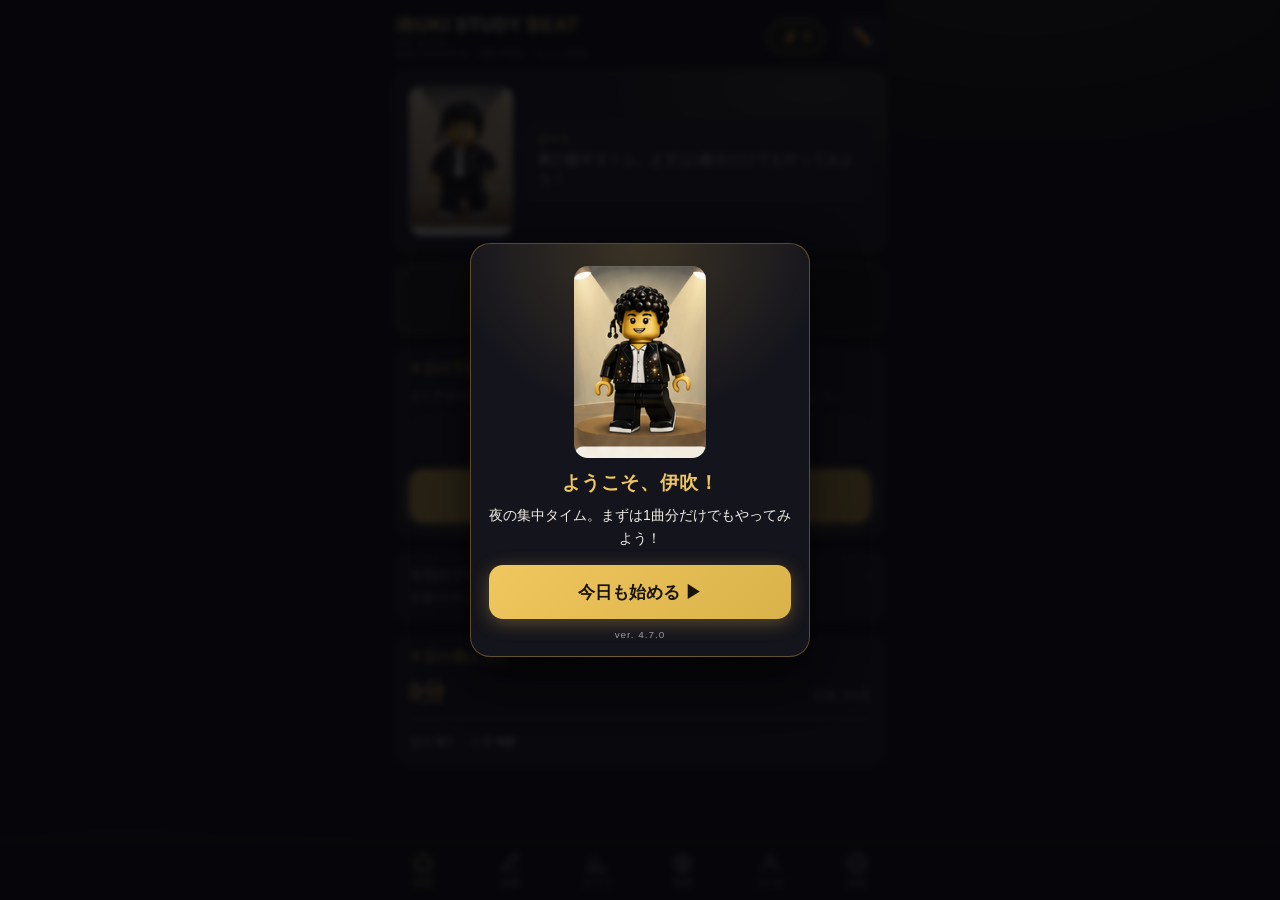
<file: index.html>
<!DOCTYPE html>
<html lang="ja">
<head>
<meta charset="UTF-8">
<meta name="viewport" content="width=device-width, initial-scale=1.0, viewport-fit=cover">
<meta name="theme-color" content="#0b0b10">
<meta name="apple-mobile-web-app-capable" content="yes">
<meta name="apple-mobile-web-app-status-bar-style" content="black-translucent">
<meta name="apple-mobile-web-app-title" content="STUDY BEAT">
<title>IBUKI STUDY BEAT</title>
<link rel="manifest" href="manifest.webmanifest">
<link rel="apple-touch-icon" href="icons/apple-touch-icon.png">
<link rel="icon" href="icons/icon-192.png" type="image/png">
<link rel="stylesheet" href="css/app.css">
</head>
<body>
<div class="app" id="app">

  <!-- ①今日 -->
  <section class="screen active" id="screen-today" aria-label="今日">
    <div class="screen-head">
      <span class="brand-wrap">
        <span class="brand">IBUKI STUDY BEAT</span>
        <span class="version-badge" id="app-version">ver. -</span>
        <span class="build-badge" id="app-build"></span>
      </span>
      <button class="bp-balance" type="button" aria-label="ビートポイントの残高"><span class="bp-balance-ico">⚡</span><span class="bp-balance-val">0</span></button>
      <button class="head-btn" id="btn-rename-char" aria-label="キャラクター名を変更">✏️</button>
    </div>
    <div id="today-banner"></div>
    <div class="card hero">
      <div class="beat-wrap" id="today-beat"></div>
      <div class="bubble">
        <span class="who" id="today-char-name">ビート</span>
        <span id="today-greeting">よし、今日も一緒にビートを刻もう！</span>
      </div>
    </div>
    <div class="card slogan-card" id="slogan-card">
      <div class="label">今日のスローガン</div>
      <div class="slogan" id="slogan-text">一日一歩、未来の自分へ</div>
    </div>

    <div class="card timer-card" id="timer-card" style="display:none"></div>

    <div class="card">
      <h2>今日の予定</h2>
      <div class="plan-list" id="today-plans"></div>
      <div style="margin-top:10px" class="btn-row">
        <button class="btn" id="btn-add-plan">＋ 予定を追加</button>
      </div>
      <button class="btn primary big block" id="btn-start-study" style="margin-top:10px">学習を開始する ▶</button>
    </div>

    <button class="card boost-card" id="btn-boost-card" type="button">
      <div class="boost-top">
        <span>今日のブースト</span>
        <span class="boost-mult" id="boost-mult">1.00倍</span>
        <span class="boost-arrow">›</span>
      </div>
      <div class="boost-sub" id="boost-sub">装備+0.00 / 条件+0.00 / BP 0</div>
    </button>

    <div class="card">
      <h2>今日の積み上げ</h2>
      <div class="progress-wrap">
        <div class="progress-nums">
          <span class="now" id="today-total">0分</span>
          <span class="muted" id="today-goal">目標 3時間</span>
        </div>
        <div class="progress-bar"><div id="today-progress" style="width:0%"></div></div>
        <div class="streak-row">
          <span>連続 <b id="today-streak">0</b>日</span>
          <span>今週 <b id="today-week">0分</b></span>
          <span id="today-exam-count"></span>
        </div>
      </div>
    </div>
  </section>

  <!-- ②学習記録 -->
  <section class="screen" id="screen-record" aria-label="学習記録">
    <div class="screen-head">
      <h1>学習を記録する</h1>
      <button class="bp-balance" type="button" aria-label="ビートポイントの残高"><span class="bp-balance-ico">⚡</span><span class="bp-balance-val">0</span></button>
      <button class="head-btn" id="btn-open-trash" aria-label="ごみ箱">🗑</button>
    </div>
    <div class="card">
      <h2>記録を追加(後からまとめてOK)</h2>
      <form id="record-form" autocomplete="off">
        <div class="field-row">
          <div class="field">
            <label for="rf-date">日付</label>
            <input type="date" id="rf-date" required>
          </div>
          <div class="field">
            <label for="rf-subject">科目</label>
            <select id="rf-subject"></select>
          </div>
        </div>
        <div class="field">
          <label for="rf-content">内容</label>
          <input type="text" id="rf-content" placeholder="例: 英単語 20語" maxlength="100">
        </div>
        <div class="field">
          <label for="rf-kind">学習種別</label>
          <select id="rf-kind"></select>
        </div>
        <div class="field-row">
          <div class="field">
            <label for="rf-start-time">開始時刻</label>
            <input type="time" id="rf-start-time">
          </div>
          <div class="field">
            <label for="rf-end-time">終了時刻</label>
            <input type="time" id="rf-end-time">
          </div>
        </div>
        <p class="small muted" id="rf-time-hint">両方を入れると、実績時間を自動で計算します。同じ日の記録に使えます。</p>
        <div class="field-row">
          <div class="field">
            <label for="rf-plan">計画(分)</label>
            <input type="number" id="rf-plan" min="0" max="720" inputmode="numeric" placeholder="30">
          </div>
          <div class="field">
            <label for="rf-actual">実績(分)</label>
            <input type="number" id="rf-actual" min="0" max="720" inputmode="numeric" placeholder="30">
          </div>
        </div>
        <div class="field-row" id="rf-score-row" style="display:none">
          <div class="field">
            <label for="rf-score">得点</label>
            <input type="number" id="rf-score" min="0" inputmode="numeric" placeholder="80">
          </div>
          <div class="field">
            <label for="rf-maxscore">満点</label>
            <input type="number" id="rf-maxscore" min="1" inputmode="numeric" placeholder="100">
          </div>
        </div>
        <div class="field">
          <label for="rf-reflection">振り返り</label>
          <textarea id="rf-reflection" placeholder="覚えた！例文とセットで覚えるといい。" maxlength="300"></textarea>
        </div>
        <button type="submit" class="btn primary big block" id="rf-save">記録を保存する ✓</button>
      </form>
    </div>
    <div class="card">
      <h2>これまでの記録</h2>
      <div id="record-list"></div>
    </div>
  </section>

  <!-- ③グラフ(タイムライン) -->
  <section class="screen" id="screen-graph" aria-label="学習タイムライン">
    <div class="screen-head">
      <h1>学習タイムライン</h1>
      <button class="bp-balance" type="button" aria-label="ビートポイントの残高"><span class="bp-balance-ico">⚡</span><span class="bp-balance-val">0</span></button>
      <button class="head-btn" id="btn-axis-setting" aria-label="軸設定">⚙️</button>
    </div>
    <div class="range-tabs" id="graph-mode-tabs" role="tablist" aria-label="グラフの種類">
      <button class="range-tab active" data-mode="time" role="tab">⏱ 学習時間</button>
      <button class="range-tab" data-mode="bp" role="tab">⚡ ポイント</button>
    </div>
    <div class="range-tabs" role="tablist">
      <button class="range-tab" data-range="day" role="tab">日</button>
      <button class="range-tab active" data-range="week" role="tab">週</button>
      <button class="range-tab" data-range="month" role="tab">月</button>
      <button class="range-tab" data-range="all" role="tab">全体</button>
    </div>
    <div class="stats-row" id="graph-stats"></div>
    <div class="chart-panel" id="chart-panel">
      <div class="chart-legend" id="chart-legend"></div>
      <div id="chart-svg-wrap"></div>
    </div>
    <div class="chart-toolbar">
      <button class="btn" id="btn-goto-today" style="display:none">📍 今日へ戻る</button>
      <span class="chart-hint" style="flex:1">左右スワイプで移動 / ピンチで拡大・縮小 / 棒をタップで詳細</span>
    </div>
    <div class="card day-detail" id="day-detail" style="display:none"></div>
    <div class="card">
      <h2>今後のイベント</h2>
      <div id="event-list"></div>
      <button class="btn block" id="btn-add-event" style="margin-top:8px">＋ イベントを追加</button>
    </div>
  </section>

  <!-- ④世界(時事ニュース) -->
  <section class="screen" id="screen-world" aria-label="世界">
    <div class="screen-head">
      <h1>世界のニュース</h1>
      <button class="bp-balance" type="button" aria-label="ビートポイントの残高"><span class="bp-balance-ico">⚡</span><span class="bp-balance-val">0</span></button>
    </div>
    <div class="card">
      <div class="world-stats-row">
        <span class="world-stat"><b id="world-today-count">0/3</b>今日の記録</span>
        <span class="world-stat"><b id="world-genre-count">0/10</b>ジャンル制覇</span>
      </div>
      <p class="muted small" style="margin-top:8px">新聞・NHK・ニュースアプリで読んだ記事を、自分の言葉で3つだけ記録しよう。志望学部に関係するジャンルはポイントが1.5倍になるよ。</p>
      <button class="btn primary big block" id="btn-add-news" style="margin-top:10px">＋ 今日のニュースを記録する</button>
    </div>
    <div class="card">
      <h2>これまでの記録</h2>
      <div id="news-list"></div>
    </div>
  </section>

  <!-- ⑤コーチ -->
  <section class="screen" id="screen-coach" aria-label="コーチ">
    <div class="screen-head">
      <h1>BEATスター</h1>
      <button class="bp-balance" type="button" aria-label="ビートポイントの残高"><span class="bp-balance-ico">⚡</span><span class="bp-balance-val">0</span></button>
      <span class="muted small">端末内コーチ</span>
    </div>
    <div class="stage">
      <div class="beat-wrap" id="coach-beat"></div>
      <div class="coach-name" id="coach-name">ビート</div>
      <div class="pose-name" id="coach-pose-name">スムーズ</div>
    </div>
    <div class="card">
      <div class="bubble" style="margin-bottom:0">
        <span class="who" id="coach-bubble-name">ビート</span>
        <span id="coach-bubble-text">いいビートだったね！積み重ねが未来を変えるよ！</span>
      </div>
    </div>
    <div class="coach-actions">
      <button class="btn" id="btn-pose"><span class="ico">🕺</span>ポーズ変更</button>
      <button class="btn" id="btn-chat"><span class="ico">💬</span>メッセージ</button>
      <button class="btn" id="btn-coach-rename"><span class="ico">✏️</span>名前変更</button>
    </div>
    <div class="card" id="equip-card">
      <div class="equip-head">
        <h2 style="margin-bottom:0">装備</h2>
        <span class="equip-total" id="equip-total-mult">合計+0.00</span>
      </div>
      <div class="equip-slots" id="equip-slots"></div>
      <button class="btn block" id="btn-equip-change" style="margin-top:10px">装備を変更する</button>
    </div>
    <button class="settings-item" id="btn-open-shop">
      <span class="ico">🛍️</span>ショップ
      <span class="muted small" id="shop-summary" style="margin-left:auto; margin-right:6px">BP 0 / 所持0</span>
      <span class="chev">›</span>
    </button>
    <div class="card" id="focus-mode-card" style="display:none">
      <h2>集中モード</h2>
      <p class="muted small">受験が近づいてきたので、装備・ショップはお休み中。学習記録とカウントダウンに集中しよう。</p>
    </div>
    <div style="height:12px"></div>
    <div class="card" id="pose-panel" style="display:none">
      <h2>ポーズコレクション</h2>
      <div class="pose-grid" id="pose-grid"></div>
    </div>
    <div class="card" id="chat-panel" style="display:none">
      <h2>メッセージ</h2>
      <div class="chat-log" id="chat-log"></div>
      <div class="chat-input-row">
        <input type="text" id="chat-input" placeholder="今日のこと、話してみよう" maxlength="200">
        <button class="btn primary" id="chat-send">送信</button>
      </div>
      <button class="btn block" id="chat-ask-ai" style="margin-top:8px">🤖 <span id="chat-ai-name">AI</span>に聞く</button>
      <div class="quick-chips" id="chat-quick"></div>
      <p class="muted small" style="margin-top:8px">※「送信」の返答はアプリ内蔵の定型ロジックです。もっと自由に相談したいときは「🤖 AIに聞く」から、iPhoneに入れているAIアプリで話せます(使うアプリは 設定 → AI連携設定 で選べます)。</p>
    </div>
  </section>

  <!-- ⑥設定 -->
  <section class="screen" id="screen-settings" aria-label="設定">
    <div class="screen-head">
      <h1>設定</h1>
      <button class="bp-balance" type="button" aria-label="ビートポイントの残高"><span class="bp-balance-ico">⚡</span><span class="bp-balance-val">0</span></button>
    </div>
    <div class="settings-list">
      <button class="settings-item" data-panel="profile"><span class="ico">👤</span>プロフィール<span class="chev">›</span></button>
      <button class="settings-item" data-panel="goal"><span class="ico">🎯</span>目標・スローガン<span class="chev">›</span></button>
      <button class="settings-item" data-panel="exam"><span class="ico">🏫</span>受験情報<span class="chev">›</span></button>
      <button class="settings-item" data-panel="faculty"><span class="ico">🌍</span>志望学部<span class="chev">›</span></button>
      <button class="settings-item" data-panel="subjects"><span class="ico">📚</span>科目設定<span class="chev">›</span></button>
      <button class="settings-item" data-panel="condition"><span class="ico">🌙</span>コンディション記録<span class="chev">›</span></button>
      <button class="settings-item" data-panel="ai"><span class="ico">🤖</span>AI連携設定<span class="chev">›</span></button>
      <button class="settings-item" data-panel="axis"><span class="ico">📈</span>グラフ・Y軸設定<span class="chev">›</span></button>
      <button class="settings-item" data-panel="data"><span class="ico">💾</span>データ管理<span class="chev">›</span></button>
      <button class="settings-item" data-panel="report"><span class="ico">🐞</span>不具合を報告する<span class="chev">›</span></button>
      <button class="settings-item" data-panel="about"><span class="ico">❓</span>サポート・ヘルプ<span class="chev">›</span></button>
    </div>
  </section>
</div>

<!-- 下部ナビ -->
<nav class="nav" aria-label="メインナビゲーション">
  <div class="nav-inner">
    <button class="nav-btn active" data-screen="today">
      <svg viewBox="0 0 24 24"><path d="M3 11l9-8 9 8"/><path d="M5 10v10h14V10"/></svg>今日
    </button>
    <button class="nav-btn" data-screen="record">
      <svg viewBox="0 0 24 24"><path d="M12 20h9"/><path d="M16.5 3.5a2.1 2.1 0 013 3L7 19l-4 1 1-4z"/></svg>記録
    </button>
    <button class="nav-btn" data-screen="graph">
      <svg viewBox="0 0 24 24"><path d="M4 20V10"/><path d="M10 20V4"/><path d="M16 20v-7"/><path d="M22 20H2"/></svg>グラフ
    </button>
    <button class="nav-btn" data-screen="world">
      <svg viewBox="0 0 24 24"><circle cx="12" cy="12" r="9"/><path d="M3 12h18"/><path d="M12 3a15 15 0 010 18 15 15 0 010-18z"/></svg>世界
    </button>
    <button class="nav-btn" data-screen="coach">
      <svg viewBox="0 0 24 24"><circle cx="12" cy="7" r="4"/><path d="M4 21v-2a6 6 0 016-6h4a6 6 0 016 6v2"/></svg>コーチ
    </button>
    <button class="nav-btn" data-screen="settings">
      <svg viewBox="0 0 24 24"><circle cx="12" cy="12" r="3"/><path d="M19.4 15a1.7 1.7 0 00.34 1.87l.06.06a2 2 0 11-2.83 2.83l-.06-.06a1.7 1.7 0 00-1.87-.34 1.7 1.7 0 00-1 1.55V21a2 2 0 11-4 0v-.09a1.7 1.7 0 00-1-1.55 1.7 1.7 0 00-1.87.34l-.06.06a2 2 0 11-2.83-2.83l.06-.06a1.7 1.7 0 00.34-1.87 1.7 1.7 0 00-1.55-1H3a2 2 0 110-4h.09a1.7 1.7 0 001.55-1 1.7 1.7 0 00-.34-1.87l-.06-.06a2 2 0 112.83-2.83l.06.06a1.7 1.7 0 001.87.34h0a1.7 1.7 0 001-1.55V3a2 2 0 114 0v.09a1.7 1.7 0 001 1.55h0a1.7 1.7 0 001.87-.34l.06-.06a2 2 0 112.83 2.83l-.06.06a1.7 1.7 0 00-.34 1.87v0a1.7 1.7 0 001.55 1H21a2 2 0 110 4h-.09a1.7 1.7 0 00-1.55 1z"/></svg>設定<span class="dot"></span>
    </button>
  </div>
</nav>

<!-- 汎用モーダル -->
<div class="modal-back" id="modal-back">
  <div class="modal" id="modal-body" role="dialog" aria-modal="true"></div>
</div>

<!-- トースト -->
<div class="toast" id="toast"><span id="toast-text"></span><button id="toast-action" style="display:none"></button></div>

<!-- 画面中央メッセージ(起動時のあいさつ・アップデート通知) -->
<div class="center-msg" id="center-msg" role="dialog" aria-modal="true">
  <div class="cm-card">
    <div class="cm-visual" id="cm-visual"></div>
    <div class="cm-title" id="cm-title"></div>
    <div class="cm-body" id="cm-body"></div>
    <button class="btn primary big block" id="cm-btn">閉じる</button>
    <div class="cm-version" id="cm-version"></div>
  </div>
</div>

<!-- お祝い演出 -->
<div class="celebrate" id="celebrate">
  <div class="beat-wrap" id="celebrate-beat"></div>
  <div class="c-msg" id="celebrate-msg">ナイスビート！</div>
  <div class="c-sub" id="celebrate-sub"></div>
  <div class="c-bp" id="celebrate-bp" style="display:none"></div>
  <button class="btn primary" id="celebrate-close" style="margin-top:18px">閉じる</button>
</div>

<script src="js/calc.js"></script>
<script src="js/manual.js"></script>
<script src="js/app.js"></script>
</body>
</html>
</file>
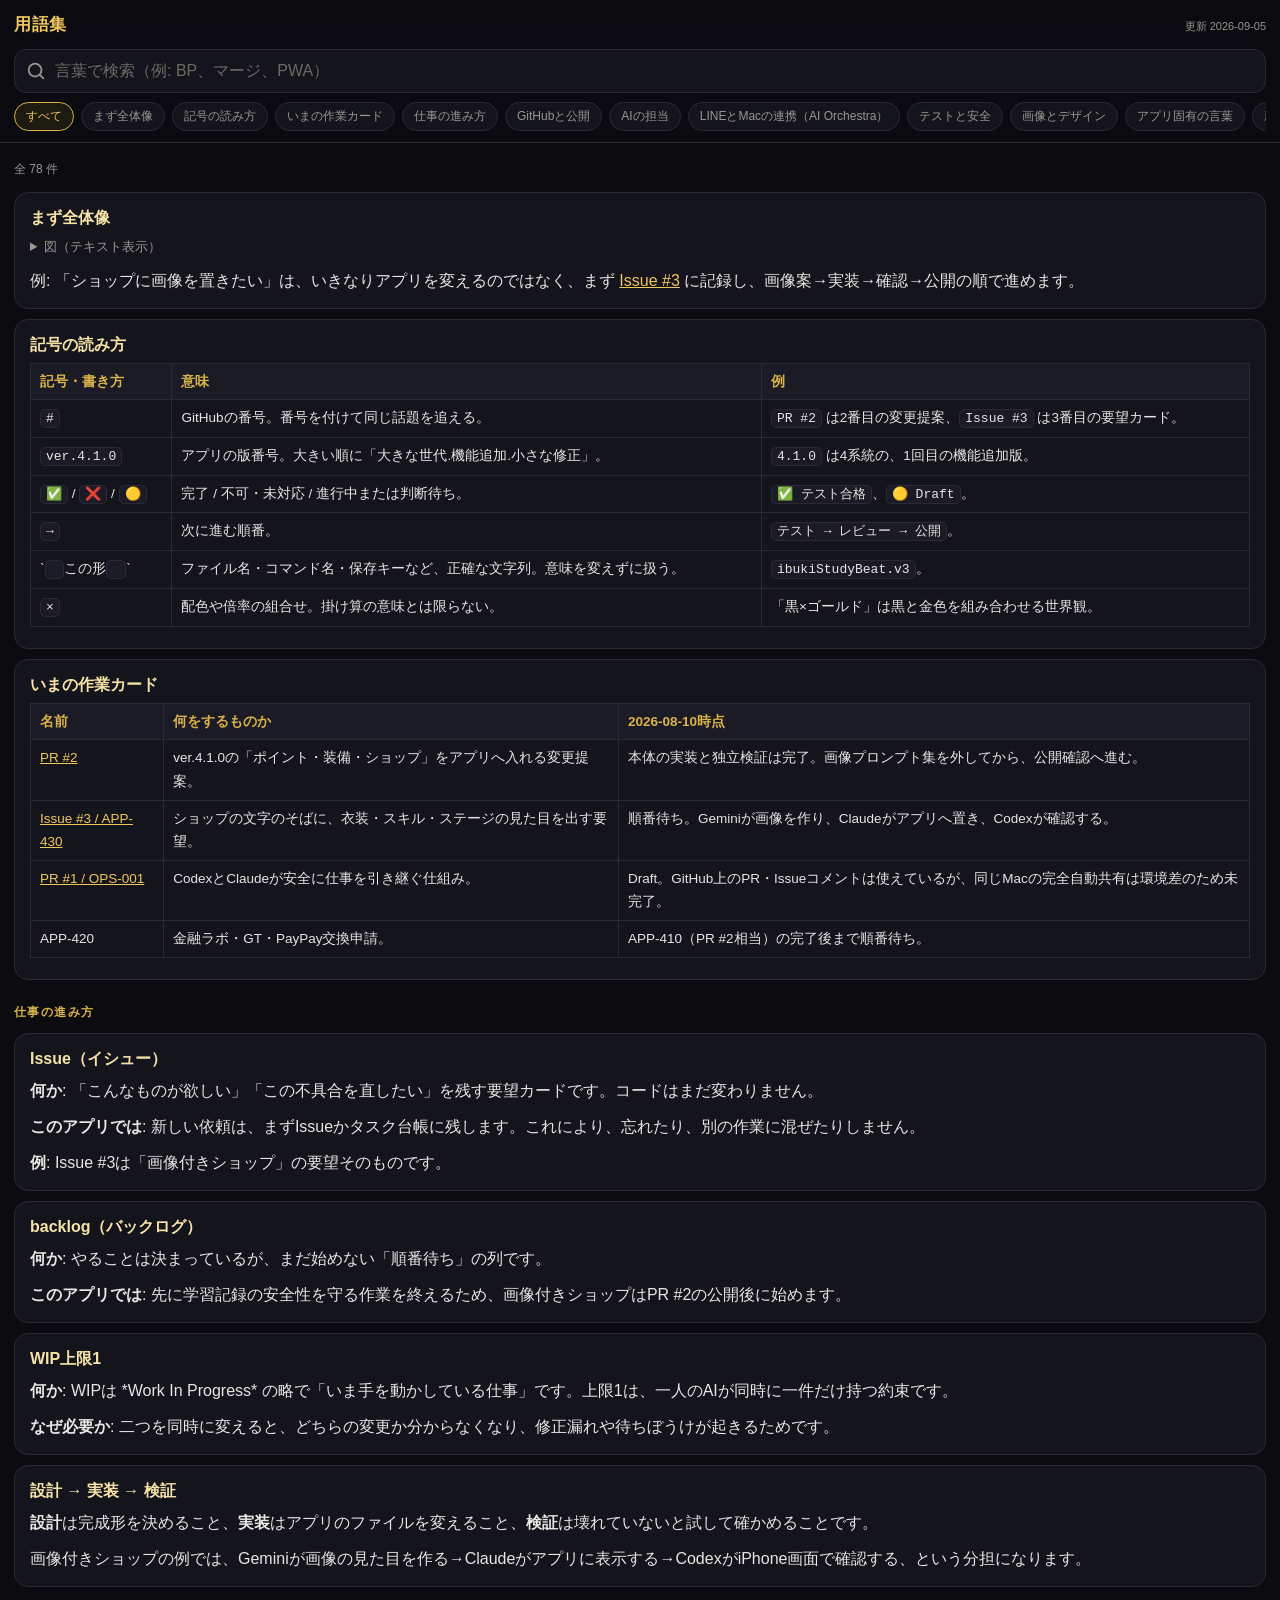
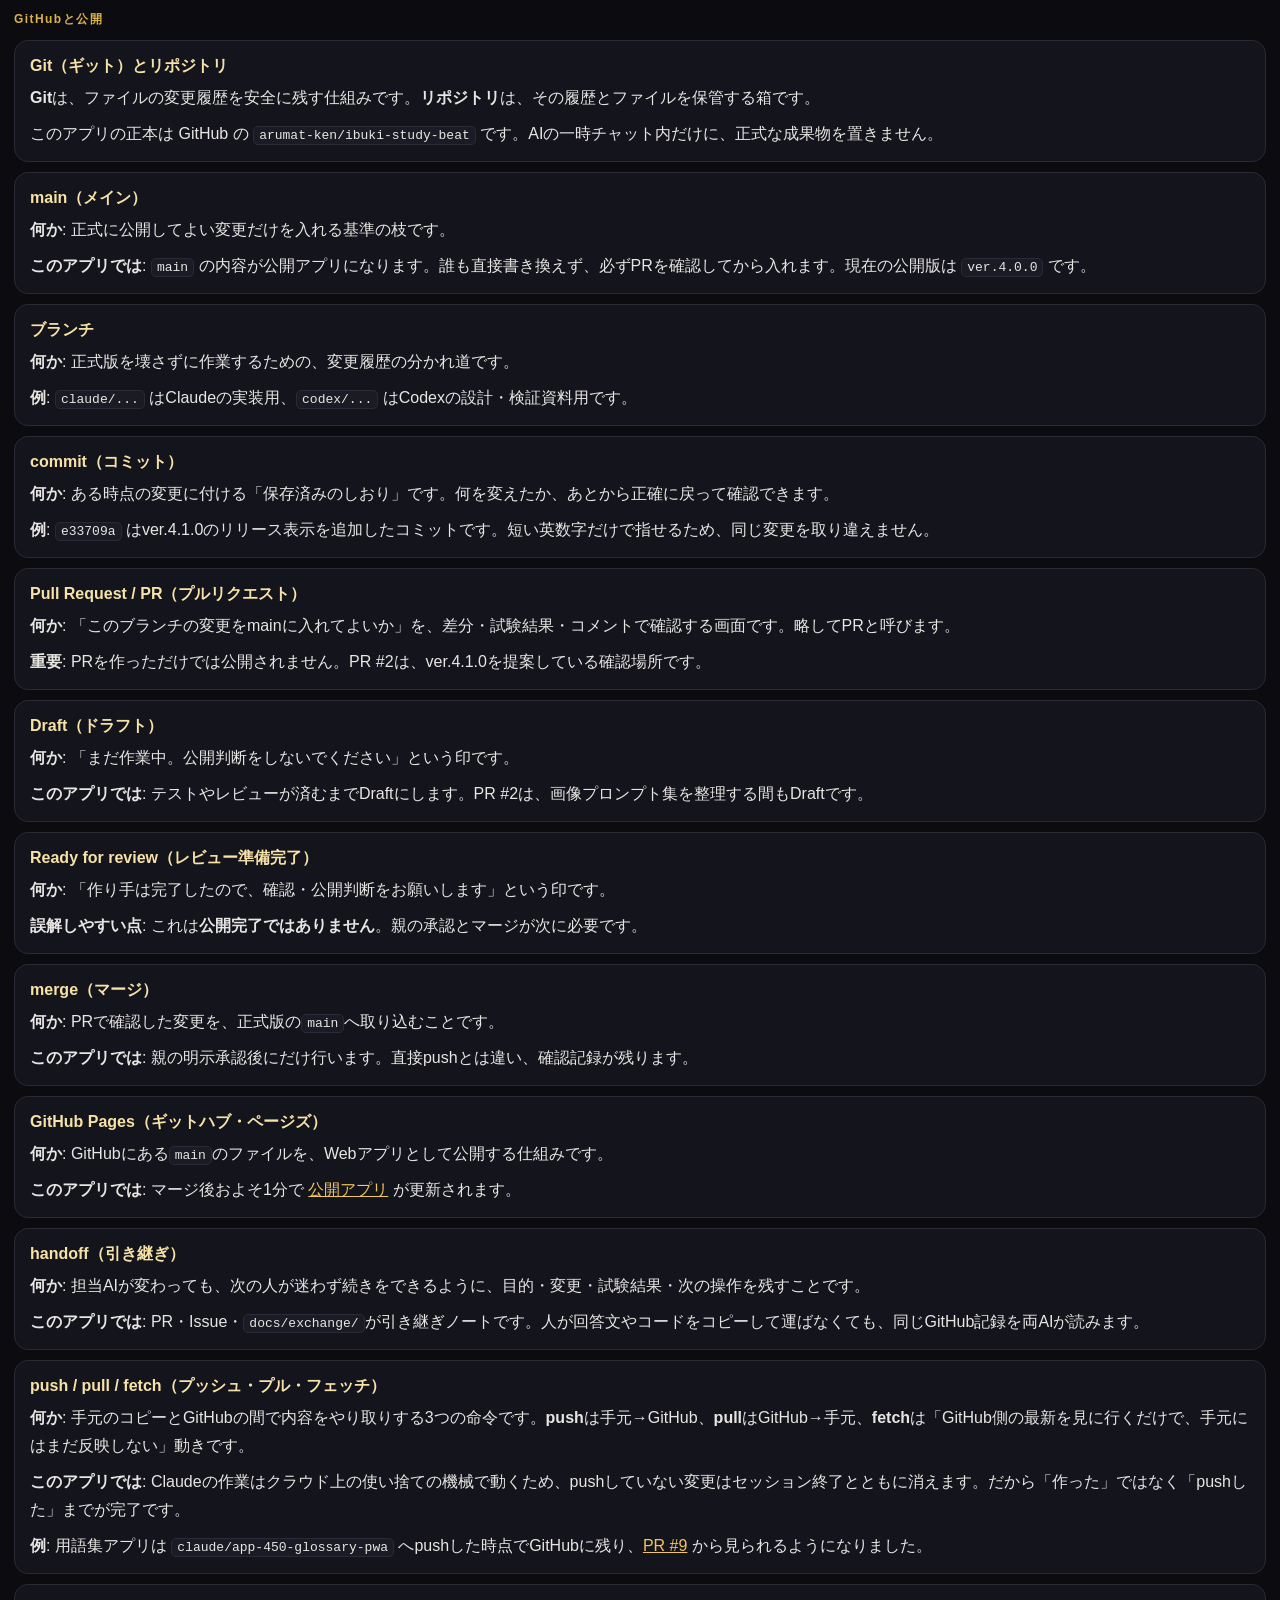
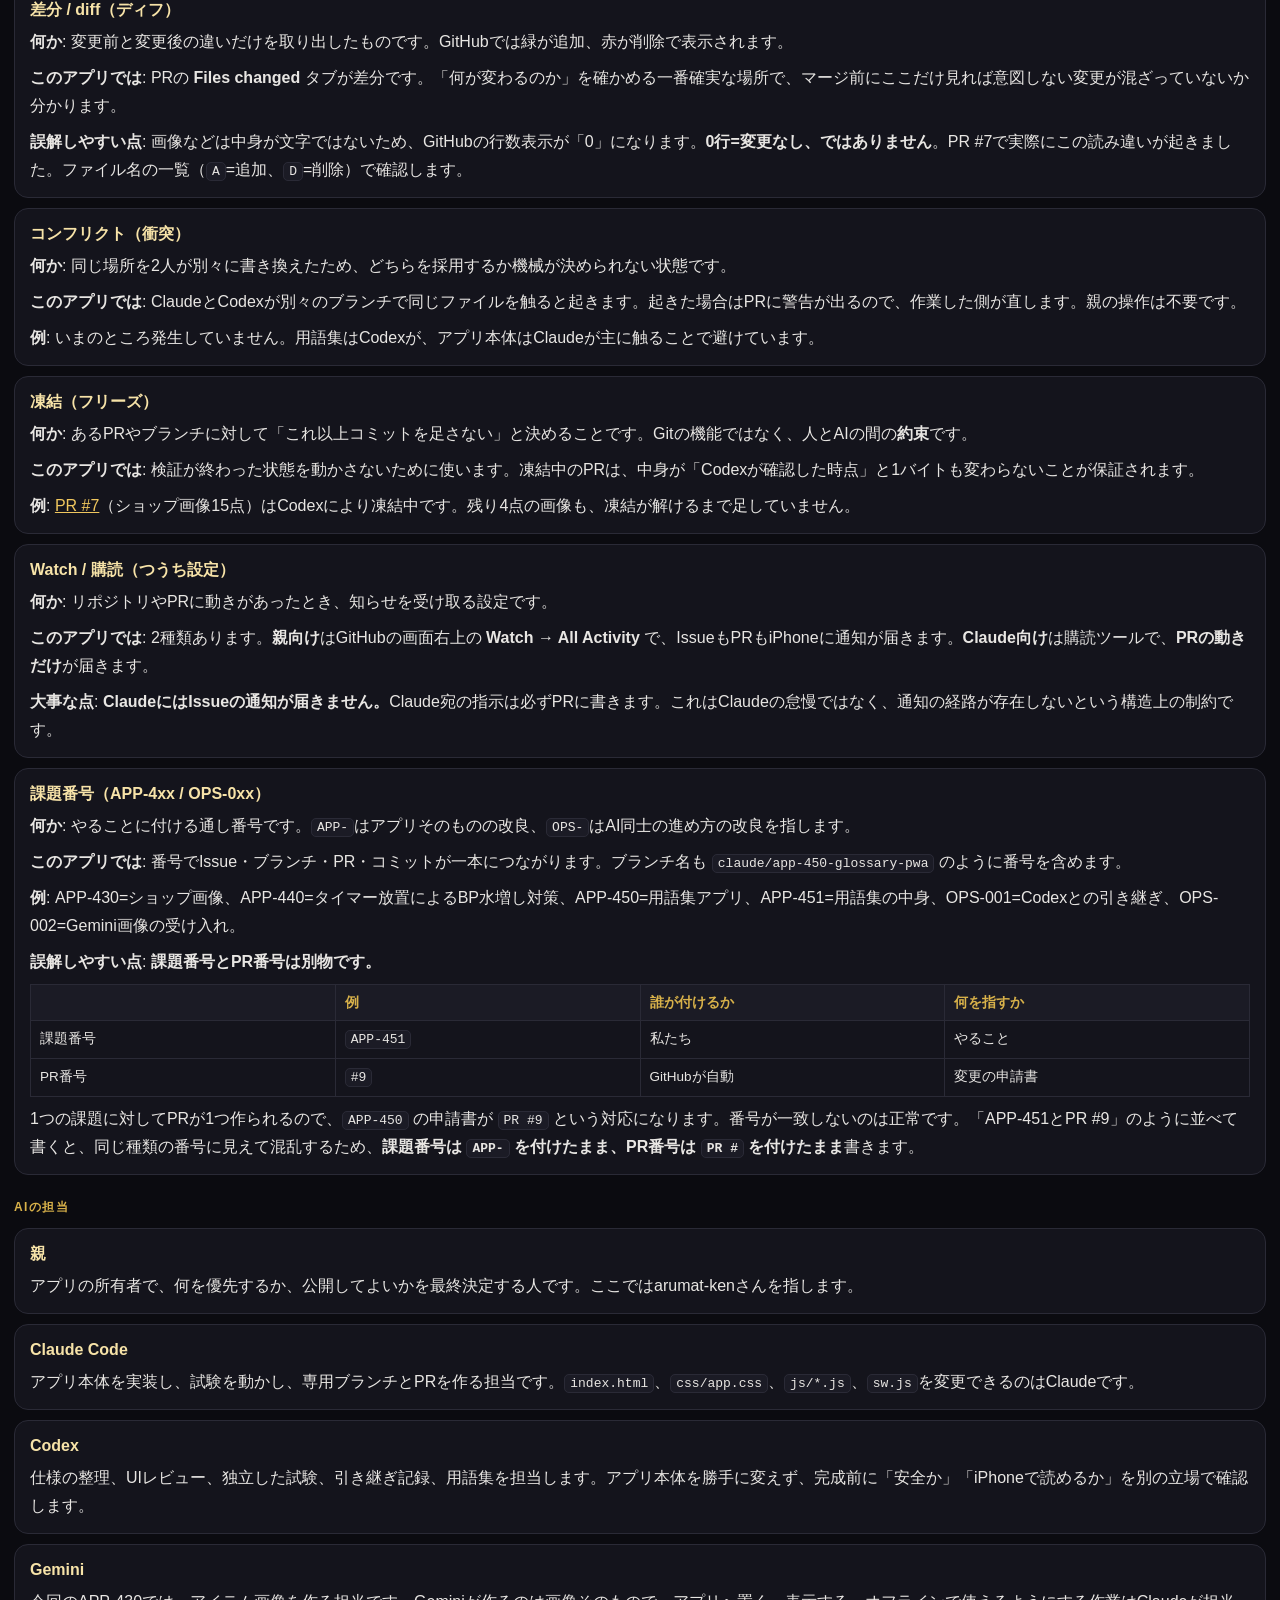
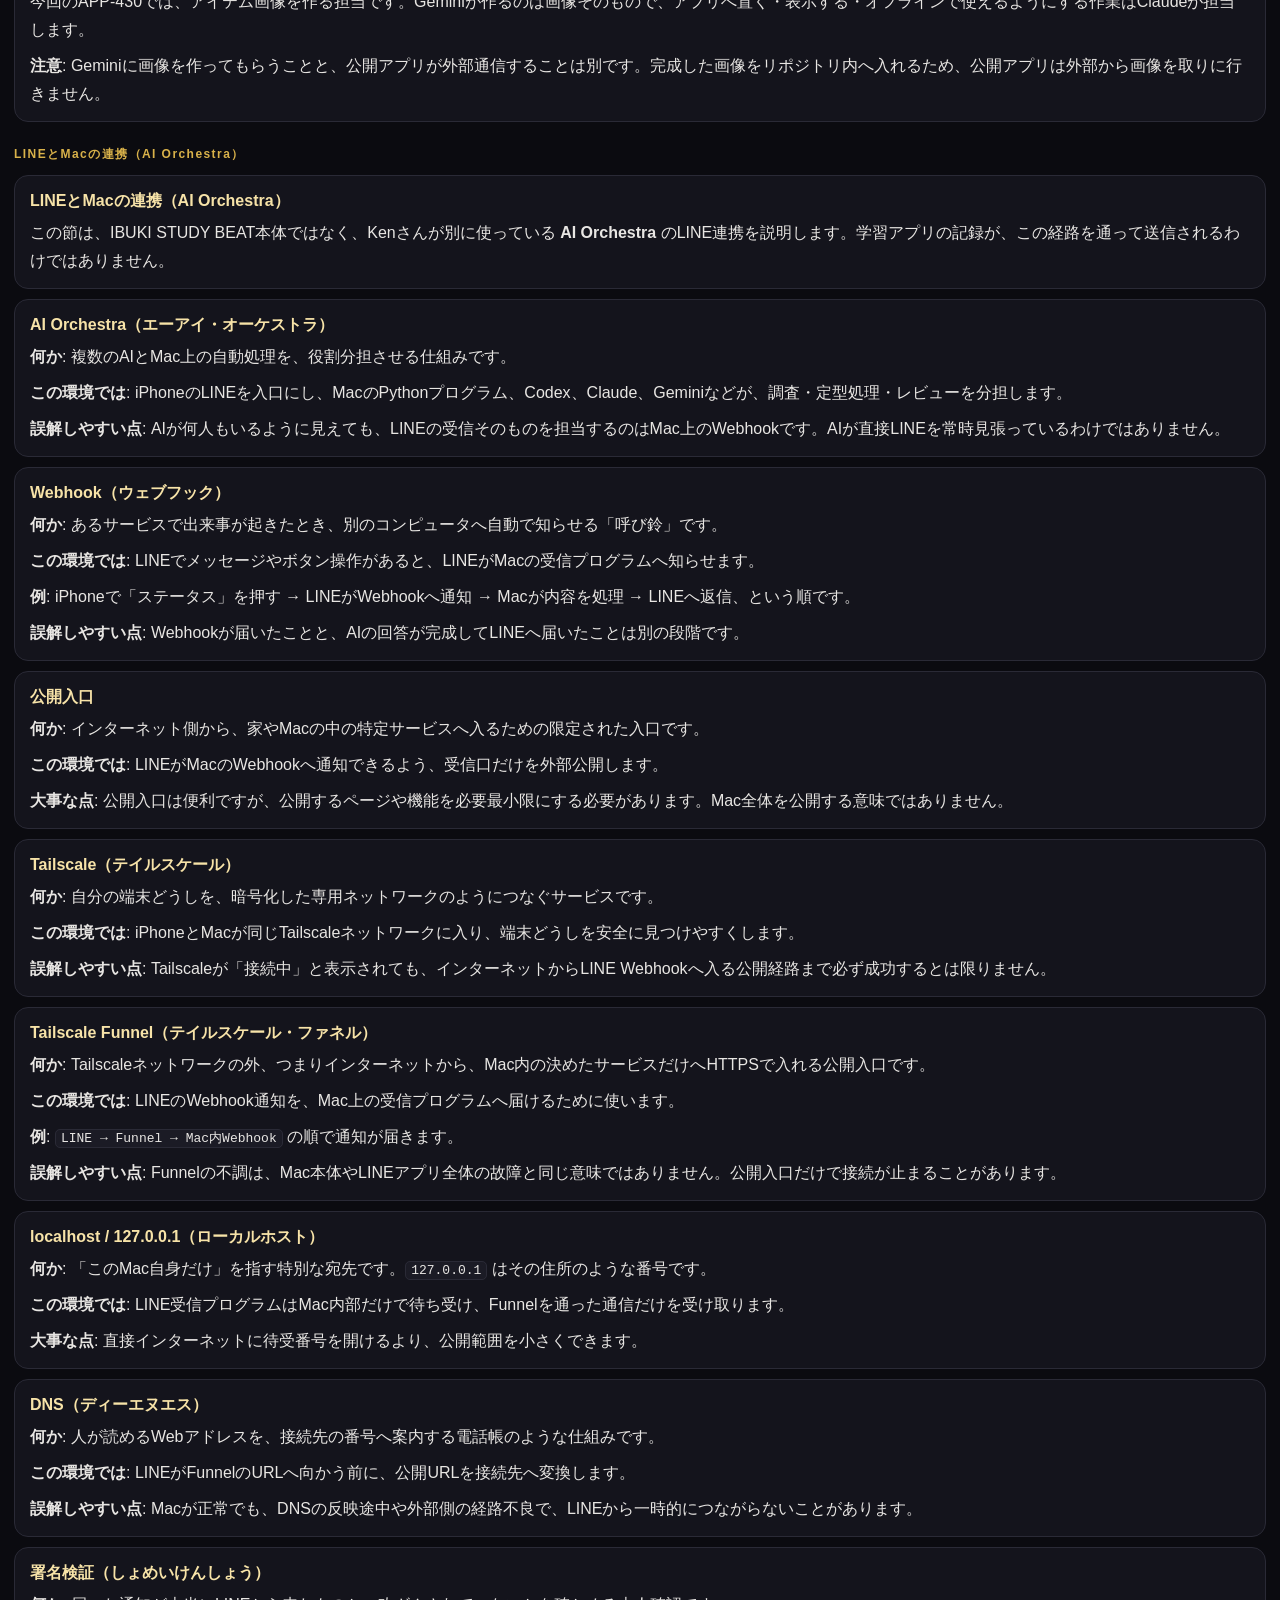
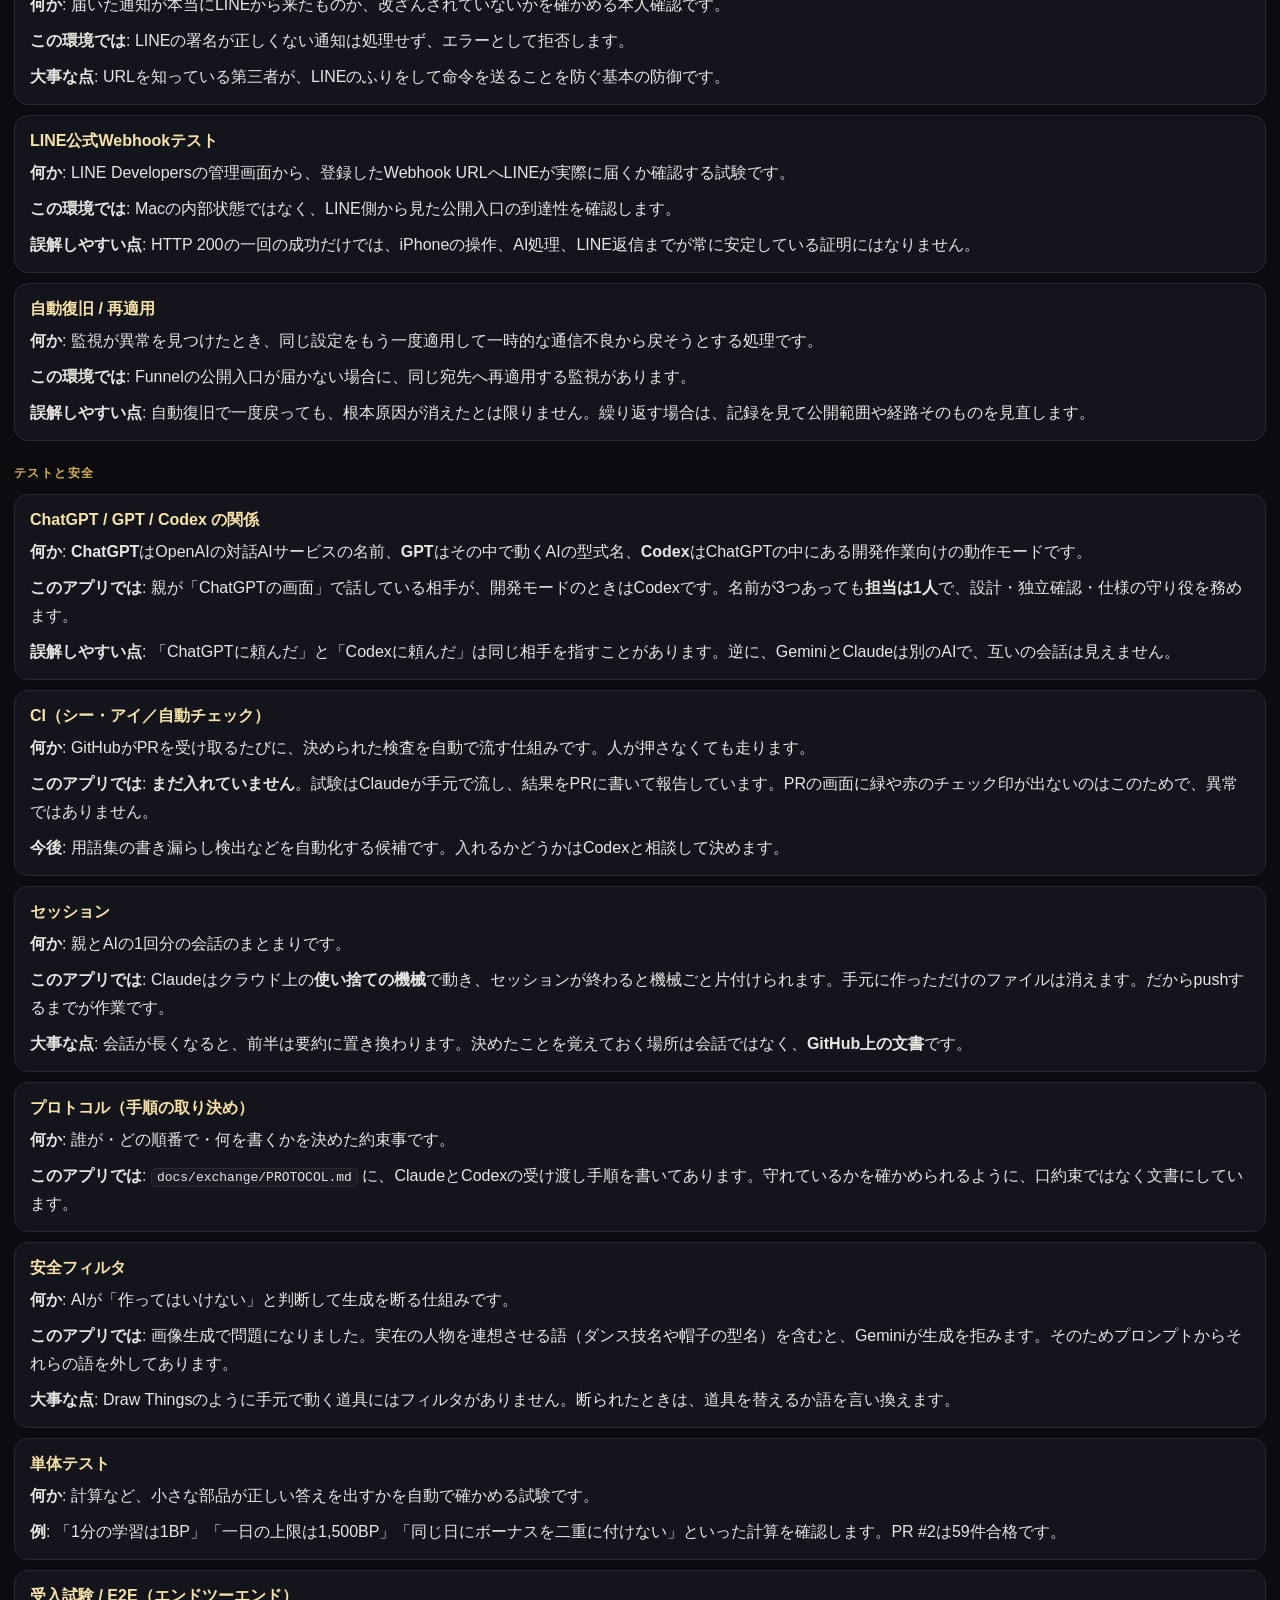
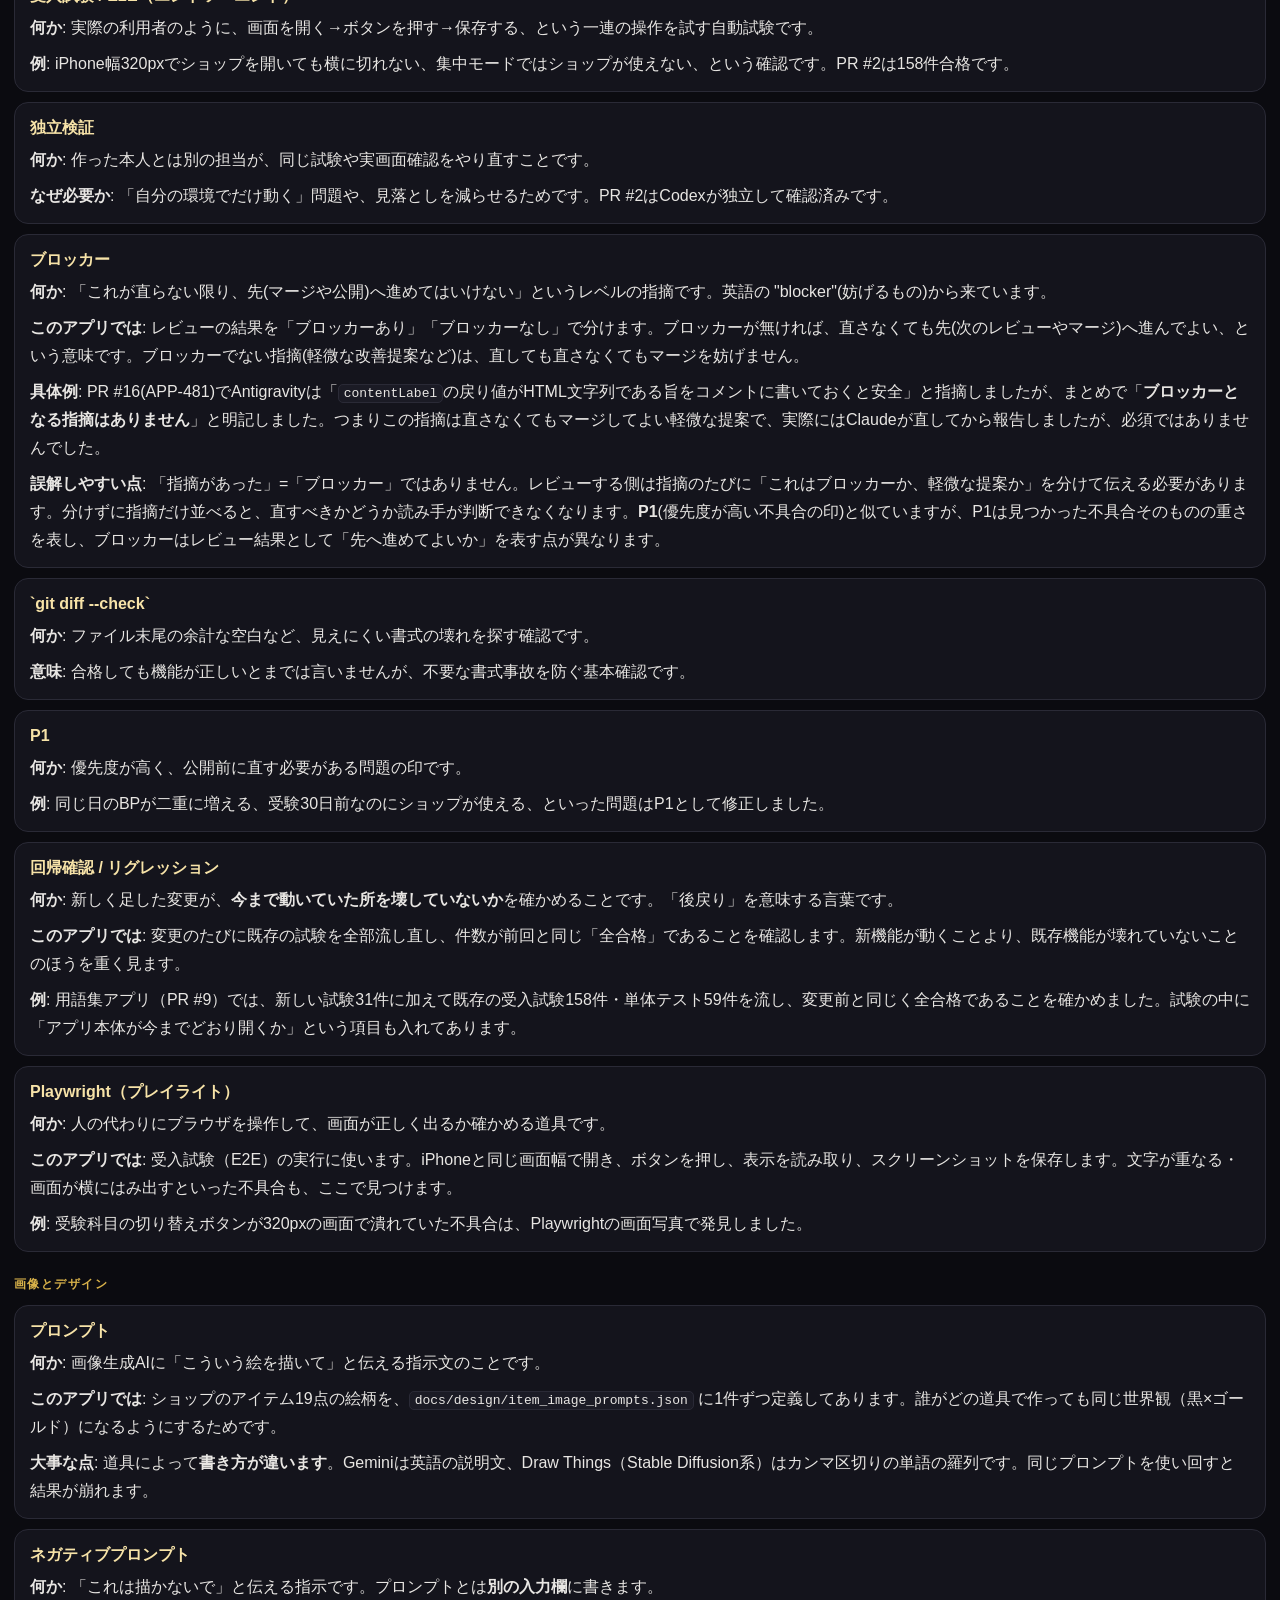
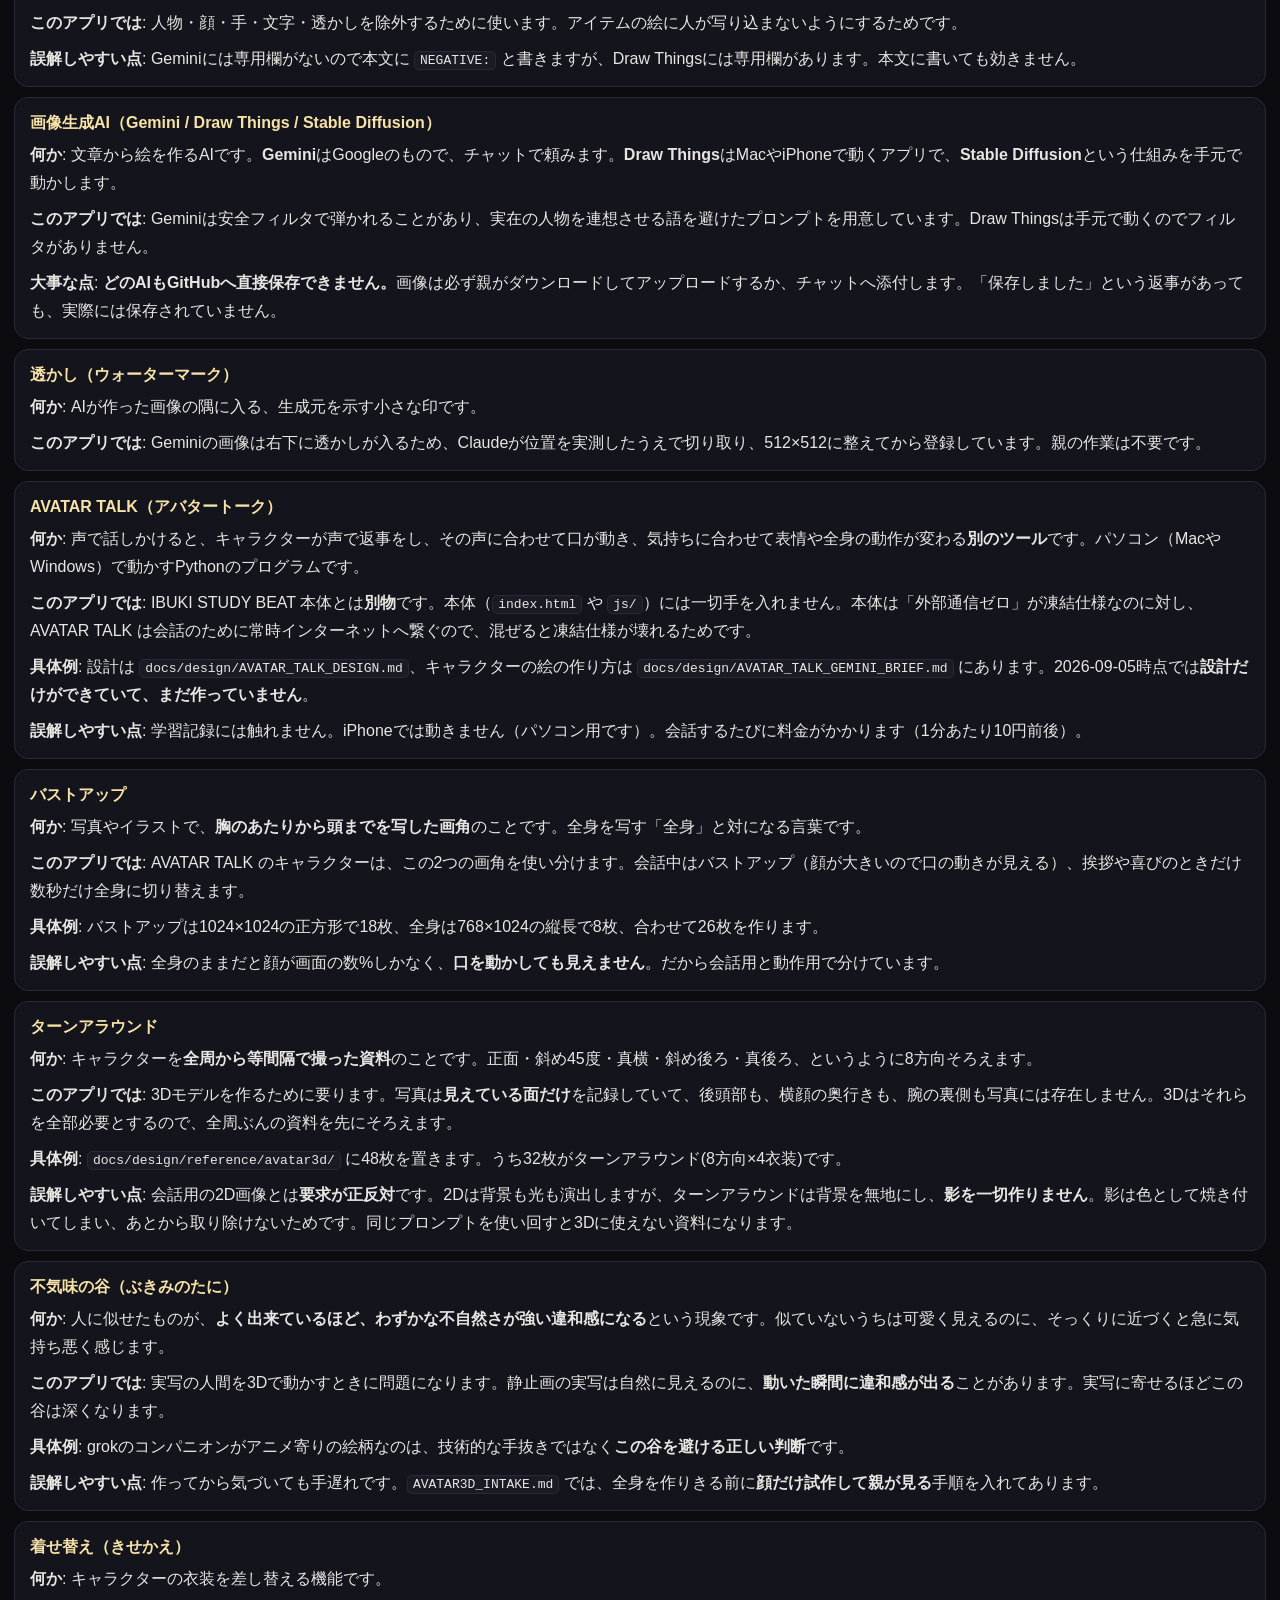
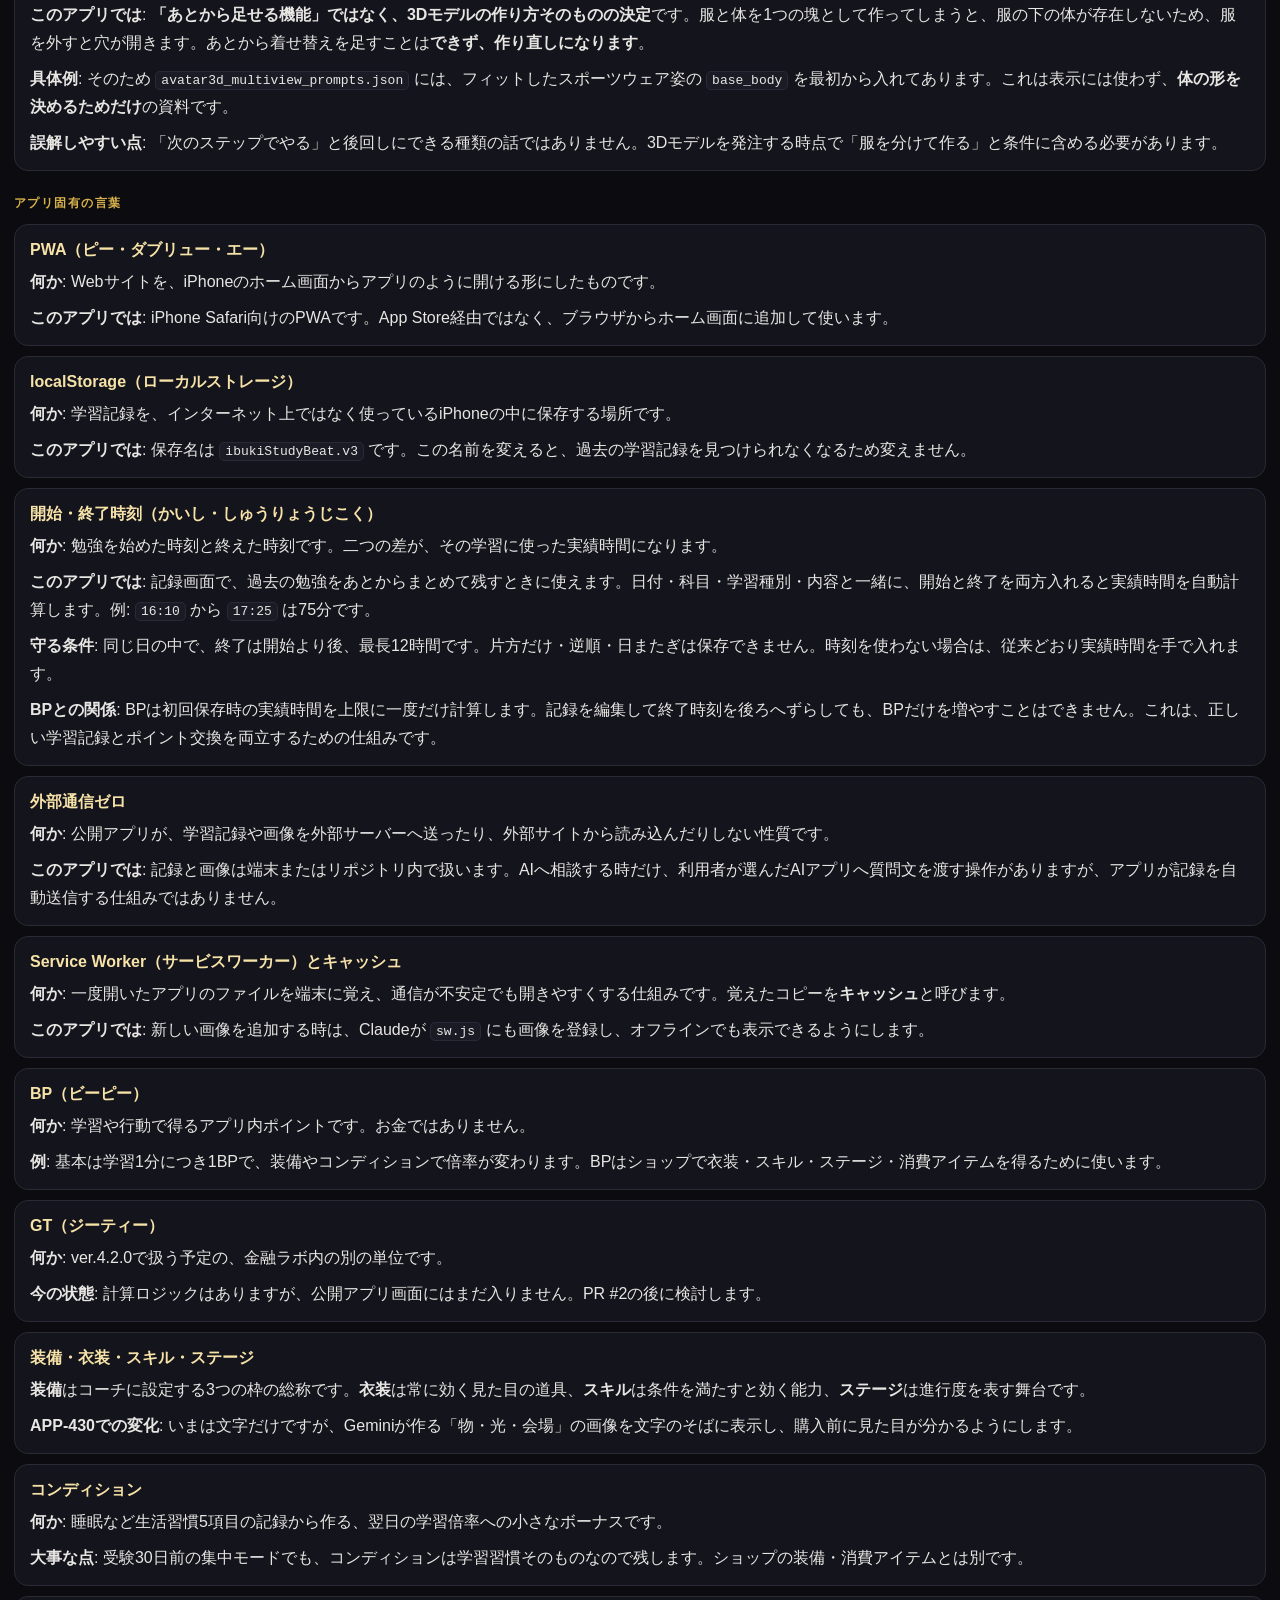
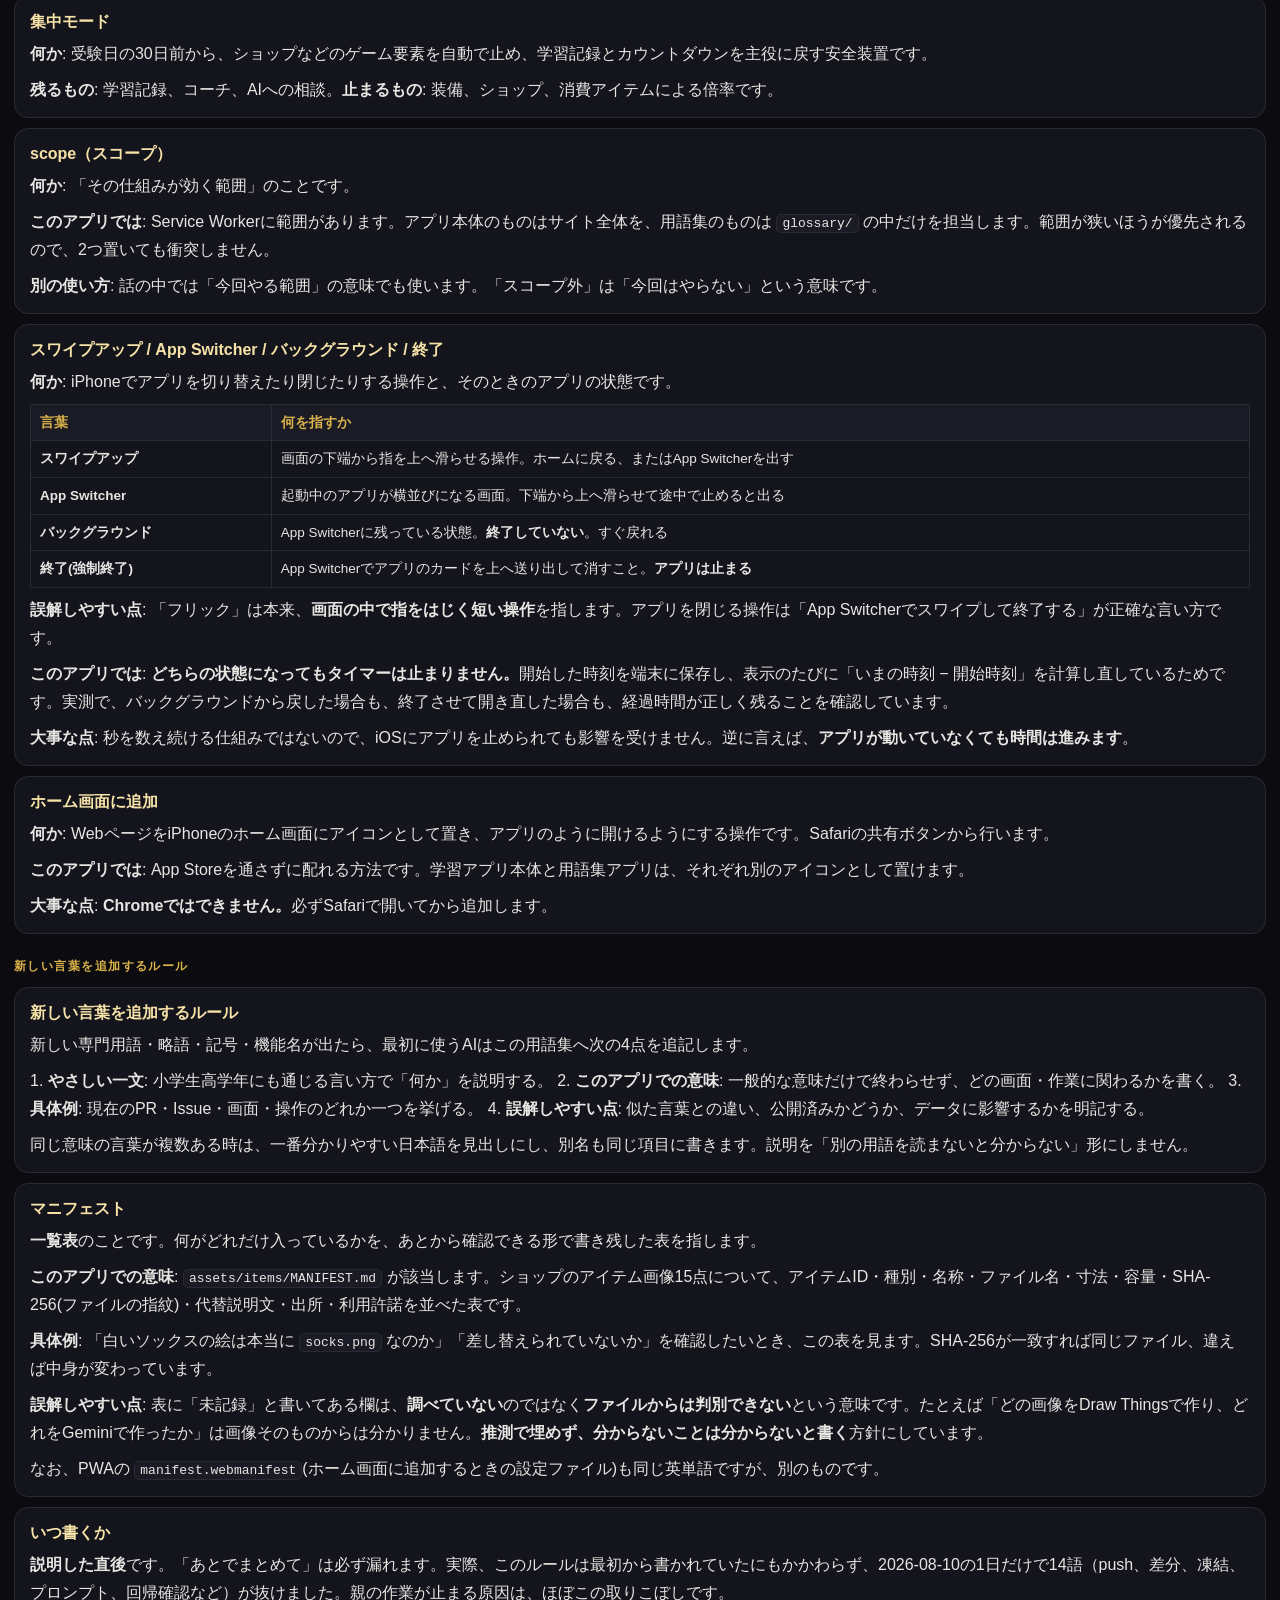
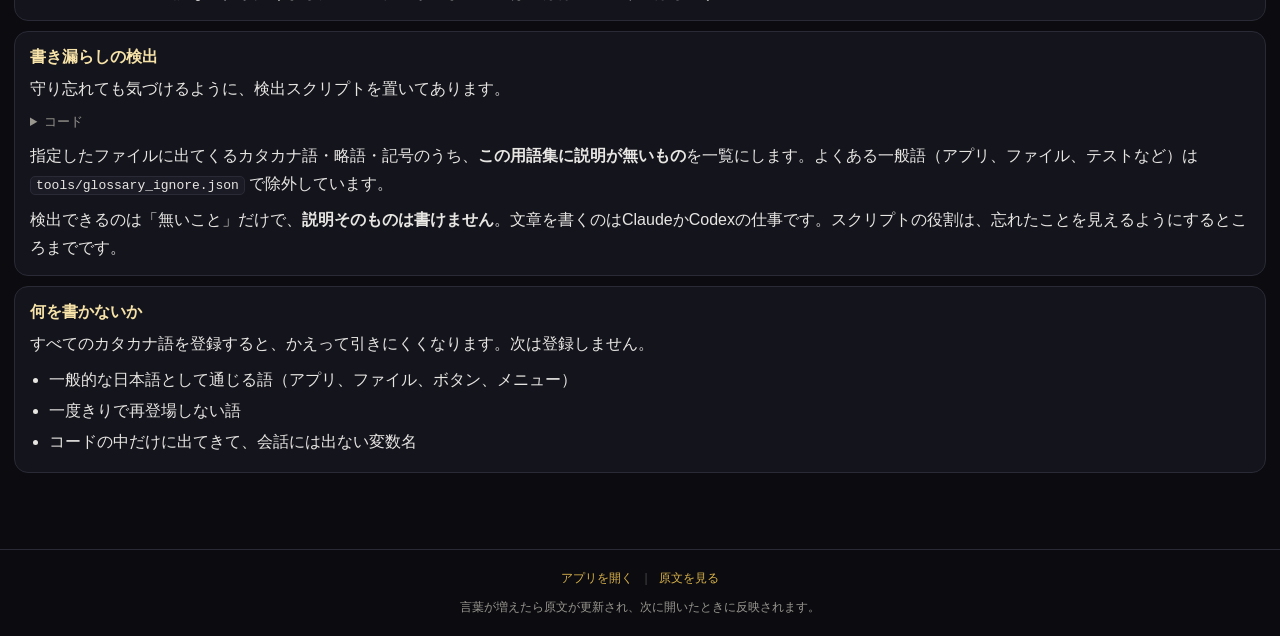
<file: glossary/index.html>
<!DOCTYPE html>
<html lang="ja">
<head>
<meta charset="utf-8">
<meta name="viewport" content="width=device-width, initial-scale=1, viewport-fit=cover">
<title>用語集 | IBUKI STUDY BEAT</title>
<meta name="description" content="IBUKI STUDY BEAT の用語集。検索してすぐ引ける。">
<meta name="theme-color" content="#0b0b10">
<meta name="apple-mobile-web-app-capable" content="yes">
<meta name="apple-mobile-web-app-status-bar-style" content="black-translucent">
<meta name="apple-mobile-web-app-title" content="用語集">
<link rel="manifest" href="manifest.webmanifest">
<link rel="apple-touch-icon" href="icons/apple-touch-icon.png">
<link rel="icon" href="icons/icon-192.png">
<style>
  :root {
    --bg: #0b0b10;
    --panel: #14141c;
    --panel-2: #1b1b25;
    --line: #2a2a36;
    --gold: #d9b24a;
    --gold-light: #f0c75e;
    --gold-pale: #f7e3a8;
    --text: #e8e6e3;
    --muted: #9a978f;
    --safe-t: env(safe-area-inset-top, 0px);
    --safe-b: env(safe-area-inset-bottom, 0px);
  }
  * { box-sizing: border-box; -webkit-tap-highlight-color: transparent; }
  html, body { margin: 0; padding: 0; }
  body {
    background: var(--bg);
    color: var(--text);
    font-family: -apple-system, BlinkMacSystemFont, "Hiragino Sans", "Noto Sans JP", sans-serif;
    font-size: 16px;
    line-height: 1.75;
    -webkit-text-size-adjust: 100%;
    overflow-wrap: anywhere;
  }

  header {
    position: sticky; top: 0; z-index: 20;
    padding: calc(var(--safe-t) + 10px) 14px 10px;
    background: rgba(11, 11, 16, .94);
    backdrop-filter: blur(12px);
    -webkit-backdrop-filter: blur(12px);
    border-bottom: 1px solid var(--line);
  }
  .title-row { display: flex; align-items: baseline; gap: 10px; margin-bottom: 9px; }
  h1 { margin: 0; font-size: 17px; letter-spacing: .04em; color: var(--gold-light); }
  .meta { font-size: 11px; color: var(--muted); margin-left: auto; white-space: nowrap; }

  .search-wrap { position: relative; }
  #q {
    width: 100%; padding: 12px 40px 12px 40px;
    background: var(--panel); color: var(--text);
    border: 1px solid var(--line); border-radius: 12px;
    font-size: 16px; font-family: inherit;
    appearance: none;
  }
  #q:focus { outline: none; border-color: var(--gold); }
  #q::placeholder { color: #6d6a63; }
  /* Safari draws its own clear button; we supply a themed one. */
  #q::-webkit-search-cancel-button,
  #q::-webkit-search-decoration { appearance: none; -webkit-appearance: none; display: none; }
  .search-icon, .clear-btn {
    position: absolute; top: 50%; transform: translateY(-50%);
    width: 22px; height: 22px; color: var(--muted);
  }
  .search-icon { left: 11px; pointer-events: none; }
  .clear-btn {
    right: 10px; border: 0; background: none; padding: 0;
    color: var(--muted); font-size: 20px; line-height: 1; cursor: pointer;
    display: none;
  }
  .clear-btn.on { display: block; }

  .chips { display: flex; gap: 7px; overflow-x: auto; padding: 9px 0 1px; scrollbar-width: none; }
  .chips::-webkit-scrollbar { display: none; }
  .chip {
    flex: 0 0 auto; padding: 5px 11px; border-radius: 999px;
    border: 1px solid var(--line); background: var(--panel);
    color: var(--muted); font-size: 12px; cursor: pointer;
  }
  .chip.on { border-color: var(--gold); color: var(--gold-light); background: #1d1a12; }

  main { padding: 14px 14px calc(var(--safe-b) + 40px); }
  .count { font-size: 12px; color: var(--muted); margin: 2px 0 12px; }

  .sec-head {
    margin: 22px 0 10px; font-size: 12px; letter-spacing: .12em;
    color: var(--gold); text-transform: none; font-weight: 600;
  }
  .sec-head:first-child { margin-top: 4px; }

  .card {
    background: var(--panel); border: 1px solid var(--line);
    border-radius: 14px; padding: 13px 15px; margin: 0 0 10px;
  }
  .card h2 { margin: 0 0 6px; font-size: 16px; color: var(--gold-pale); line-height: 1.5; }
  .card p { margin: 0 0 8px; }
  .card p:last-child, .card ul:last-child, .card table:last-child { margin-bottom: 0; }
  .card ul { margin: 0 0 8px; padding-left: 1.2em; }
  .card li { margin-bottom: 3px; }
  .card a { color: var(--gold-light); }
  code {
    background: var(--panel-2); border: 1px solid var(--line);
    border-radius: 5px; padding: 1px 5px; font-size: 13px;
    font-family: ui-monospace, SFMono-Regular, Menlo, monospace;
  }
  .tw { overflow-x: auto; margin: 0 0 8px; -webkit-overflow-scrolling: touch; }
  table { border-collapse: collapse; font-size: 13.5px; min-width: 100%; }
  th, td {
    border: 1px solid var(--line); padding: 6px 9px; text-align: left; vertical-align: top;
    min-width: 8.5em;   /* let wide tables scroll rather than wrap to 3 characters */
  }
  th { background: var(--panel-2); color: var(--gold); white-space: nowrap; }
  details { margin: 0 0 8px; }
  summary { cursor: pointer; color: var(--muted); font-size: 13px; }
  pre {
    overflow-x: auto; background: var(--panel-2); border: 1px solid var(--line);
    border-radius: 8px; padding: 10px; font-size: 12px; margin: 8px 0 0;
    -webkit-overflow-scrolling: touch;
  }
  mark { background: #4a3a12; color: var(--gold-pale); border-radius: 3px; padding: 0 1px; }

  .empty { text-align: center; color: var(--muted); padding: 44px 10px; font-size: 14px; }
  .status { text-align: center; color: var(--muted); padding: 44px 10px; font-size: 14px; }
  .status .err { color: #e08a7a; }

  footer {
    padding: 18px 14px calc(var(--safe-b) + 26px);
    border-top: 1px solid var(--line); margin-top: 26px;
    font-size: 12px; color: var(--muted); text-align: center;
  }
  footer a { color: var(--gold); text-decoration: none; }
  footer .sep { opacity: .4; margin: 0 8px; }
</style>
</head>
<body>

<header>
  <div class="title-row">
    <h1>用語集</h1>
    <span class="meta" id="meta"></span>
  </div>
  <div class="search-wrap">
    <svg class="search-icon" viewBox="0 0 24 24" fill="none" stroke="currentColor" stroke-width="2"
         stroke-linecap="round"><circle cx="11" cy="11" r="7"></circle><path d="M20 20l-3.5-3.5"></path></svg>
    <input id="q" type="search" inputmode="search" enterkeyhint="search" autocomplete="off"
           autocorrect="off" autocapitalize="off" spellcheck="false"
           placeholder="言葉で検索（例: BP、マージ、PWA）">
    <button class="clear-btn" id="clear" aria-label="消去">&times;</button>
  </div>
  <div class="chips" id="chips"></div>
</header>

<main>
  <div class="count" id="count"></div>
  <div id="list"><div class="status" id="status">読み込み中…</div></div>
</main>

<footer>
  <a href="../">アプリを開く</a>
  <span class="sep">|</span>
  <a href="https://github.com/arumat-ken/ibuki-study-beat/blob/main/docs/GLOSSARY.md">原文を見る</a>
  <div style="margin-top:8px">言葉が増えたら原文が更新され、次に開いたときに反映されます。</div>
</footer>

<script>
(function () {
  'use strict';

  var SOURCE = '../docs/GLOSSARY.md';

  // ---------------------------------------------------------------- markdown
  function esc(s) {
    return s.replace(/&/g, '&amp;').replace(/</g, '&lt;').replace(/>/g, '&gt;');
  }

  function inline(s) {
    // order matters: code spans are protected first
    var codes = [];
    s = s.replace(/`([^`]+)`/g, function (_, c) {
      codes.push(c);
      return '\u0000' + (codes.length - 1) + '\u0000';
    });
    s = esc(s);
    s = s.replace(/\[([^\]]+)\]\(([^)\s]+)\)/g, function (_, t, u) {
      var safe = /^(https?:|\.|\/|#)/.test(u) ? u : '#';
      return '<a href="' + safe + '" target="_blank" rel="noopener">' + t + '</a>';
    });
    s = s.replace(/\*\*([^*]+)\*\*/g, '<strong>$1</strong>');
    s = s.replace(/\u0000(\d+)\u0000/g, function (_, i) {
      return '<code>' + esc(codes[+i]) + '</code>';
    });
    return s;
  }

  function isTableSep(line) {
    return /^\s*\|?[\s:-]*-[-\s:|]*\|?\s*$/.test(line) && line.indexOf('-') >= 0;
  }

  function cells(line) {
    var t = line.trim().replace(/^\|/, '').replace(/\|$/, '');
    return t.split('|').map(function (c) { return c.trim(); });
  }

  function render(md) {
    var lines = md.split('\n');
    var out = [];
    var i = 0;
    while (i < lines.length) {
      var line = lines[i];

      if (/^\s*```/.test(line)) {                                  // fenced block
        var lang = line.trim().replace(/^```/, '').trim();
        var buf = [];
        i++;
        while (i < lines.length && !/^\s*```/.test(lines[i])) { buf.push(lines[i]); i++; }
        i++;
        var label = lang === 'mermaid' ? '図（テキスト表示）' : (lang || 'コード');
        out.push('<details><summary>' + esc(label) + '</summary><pre>' +
                 esc(buf.join('\n')) + '</pre></details>');
        continue;
      }

      if (line.indexOf('|') >= 0 && i + 1 < lines.length && isTableSep(lines[i + 1])) {
        var head = cells(line);
        i += 2;
        var rows = [];
        while (i < lines.length && lines[i].indexOf('|') >= 0 && lines[i].trim() !== '') {
          rows.push(cells(lines[i])); i++;
        }
        var h = '<div class="tw"><table><thead><tr>' +
          head.map(function (c) { return '<th>' + inline(c) + '</th>'; }).join('') +
          '</tr></thead><tbody>' +
          rows.map(function (r) {
            return '<tr>' + r.map(function (c) { return '<td>' + inline(c) + '</td>'; }).join('') + '</tr>';
          }).join('') + '</tbody></table></div>';
        out.push(h);
        continue;
      }

      if (/^\s*[-*]\s+/.test(line)) {                              // list
        var items = [];
        while (i < lines.length && /^\s*[-*]\s+/.test(lines[i])) {
          items.push('<li>' + inline(lines[i].replace(/^\s*[-*]\s+/, '')) + '</li>');
          i++;
        }
        out.push('<ul>' + items.join('') + '</ul>');
        continue;
      }

      if (line.trim() === '') { i++; continue; }

      var para = [];                                               // paragraph
      while (i < lines.length && lines[i].trim() !== '' &&
             !/^\s*```/.test(lines[i]) && !/^\s*[-*]\s+/.test(lines[i]) &&
             !/^#{1,6}\s/.test(lines[i]) && lines[i].indexOf('|') < 0) {
        para.push(lines[i].trim()); i++;
      }
      if (para.length) { out.push('<p>' + inline(para.join(' ')) + '</p>'); continue; }
      i++;                                                          // safety
    }
    return out.join('');
  }

  // ------------------------------------------------------------------ parse
  function parse(md) {
    var lines = md.split('\n');
    var sections = [];
    var cur = null, entry = null, preamble = [], updated = '';

    function pushEntry() {
      if (entry && cur) { cur.entries.push(entry); entry = null; }
    }

    for (var i = 0; i < lines.length; i++) {
      var l = lines[i];
      var m3 = l.match(/^###\s+(.*)$/);
      var m2 = l.match(/^##\s+(.*)$/);
      var m1 = l.match(/^#\s+(.*)$/);

      if (m1) { continue; }
      if (m2) {
        pushEntry();
        cur = { title: m2[1].trim(), intro: [], entries: [] };
        sections.push(cur);
        continue;
      }
      if (m3) {
        pushEntry();
        entry = { title: m3[1].trim(), body: [] };
        continue;
      }
      if (entry) entry.body.push(l);
      else if (cur) cur.intro.push(l);
      else {
        preamble.push(l);
        var mu = l.match(/最終更新:\s*([0-9]{4}-[0-9]{2}-[0-9]{2})/);
        if (mu) updated = mu[1];
      }
    }
    pushEntry();

    // Sections with no ### become a single card of their own.
    var cards = [];
    sections.forEach(function (s) {
      if (s.entries.length === 0) {
        cards.push({ section: null, title: s.title, md: s.intro.join('\n') });
      } else {
        if (s.intro.join('').trim() !== '') {
          cards.push({ section: s.title, title: s.title, md: s.intro.join('\n'), isIntro: true });
        }
        s.entries.forEach(function (e) {
          cards.push({ section: s.title, title: e.title, md: e.body.join('\n') });
        });
      }
    });
    return { cards: cards, sections: sections, updated: updated };
  }

  // ------------------------------------------------------------------- view
  var listEl = document.getElementById('list');
  var countEl = document.getElementById('count');
  var chipsEl = document.getElementById('chips');
  var qEl = document.getElementById('q');
  var clearEl = document.getElementById('clear');
  var metaEl = document.getElementById('meta');

  var DATA = null;
  var activeSection = null;

  function norm(s) { return s.toLowerCase(); }

  function build() {
    var q = norm(qEl.value.trim());
    var frag = document.createDocumentFragment();
    var shown = 0, lastSection = null;

    DATA.cards.forEach(function (c) {
      if (activeSection && c.section !== activeSection && c.title !== activeSection) return;
      var hay = norm(c.title + '\n' + c.md);
      if (q && hay.indexOf(q) < 0) return;

      if (c.section && c.section !== lastSection) {
        var sh = document.createElement('div');
        sh.className = 'sec-head';
        sh.textContent = c.section;
        frag.appendChild(sh);
        lastSection = c.section;
      }
      if (!c.section) lastSection = null;

      var card = document.createElement('article');
      card.className = 'card';
      card.innerHTML = '<h2>' + esc(c.title) + '</h2>' + render(c.md);
      if (q) highlight(card, qEl.value.trim());
      frag.appendChild(card);
      shown++;
    });

    listEl.innerHTML = '';
    if (shown === 0) {
      var e = document.createElement('div');
      e.className = 'empty';
      e.textContent = '「' + qEl.value.trim() + '」は見つかりませんでした。';
      listEl.appendChild(e);
      countEl.textContent = '';
    } else {
      listEl.appendChild(frag);
      countEl.textContent = q ? shown + ' 件' : '全 ' + shown + ' 件';
    }
    clearEl.classList.toggle('on', qEl.value !== '');
  }

  function highlight(root, term) {
    if (!term) return;
    var lc = term.toLowerCase();
    var walker = document.createTreeWalker(root, NodeFilter.SHOW_TEXT, null);
    var nodes = [], n;
    while ((n = walker.nextNode())) {
      if (n.parentNode.nodeName === 'MARK') continue;
      if (n.nodeValue.toLowerCase().indexOf(lc) >= 0) nodes.push(n);
    }
    nodes.forEach(function (node) {
      var text = node.nodeValue, frag = document.createDocumentFragment(), idx = 0;
      var low = text.toLowerCase(), p;
      while ((p = low.indexOf(lc, idx)) >= 0) {
        if (p > idx) frag.appendChild(document.createTextNode(text.slice(idx, p)));
        var mk = document.createElement('mark');
        mk.textContent = text.slice(p, p + term.length);
        frag.appendChild(mk);
        idx = p + term.length;
      }
      if (idx < text.length) frag.appendChild(document.createTextNode(text.slice(idx)));
      node.parentNode.replaceChild(frag, node);
    });
  }

  function buildChips() {
    var names = [];
    DATA.cards.forEach(function (c) {
      var key = c.section || c.title;
      if (names.indexOf(key) < 0) names.push(key);
    });
    chipsEl.innerHTML = '';
    var all = document.createElement('button');
    all.className = 'chip on';
    all.textContent = 'すべて';
    all.onclick = function () { setSection(null, all); };
    chipsEl.appendChild(all);
    names.forEach(function (nm) {
      var b = document.createElement('button');
      b.className = 'chip';
      b.textContent = nm;
      b.onclick = function () { setSection(nm, b); };
      chipsEl.appendChild(b);
    });
  }

  function setSection(nm, btn) {
    activeSection = nm;
    Array.prototype.forEach.call(chipsEl.children, function (c) { c.classList.remove('on'); });
    btn.classList.add('on');
    build();
    window.scrollTo({ top: 0, behavior: 'smooth' });
  }

  var timer = null;
  qEl.addEventListener('input', function () {
    clearTimeout(timer);
    timer = setTimeout(build, 60);
  });
  clearEl.addEventListener('click', function () {
    qEl.value = '';
    build();
    qEl.focus();
  });

  function fail(msg) {
    listEl.innerHTML = '<div class="status"><div class="err">' + esc(msg) + '</div>' +
      '<div style="margin-top:10px">通信できるところで一度開くと、その後はオフラインでも読めます。</div></div>';
  }

  fetch(SOURCE, { cache: 'no-cache' })
    .then(function (r) {
      if (!r.ok) throw new Error('HTTP ' + r.status);
      return r.text();
    })
    .then(function (md) {
      DATA = parse(md);
      metaEl.textContent = DATA.updated ? '更新 ' + DATA.updated : '';
      buildChips();
      build();
    })
    .catch(function (e) {
      fail('用語集を読み込めませんでした（' + e.message + '）');
    });

  if ('serviceWorker' in navigator) {
    window.addEventListener('load', function () {
      navigator.serviceWorker.register('sw.js').catch(function () { /* offline is optional */ });
    });
  }
})();
</script>
</body>
</html>
</file>
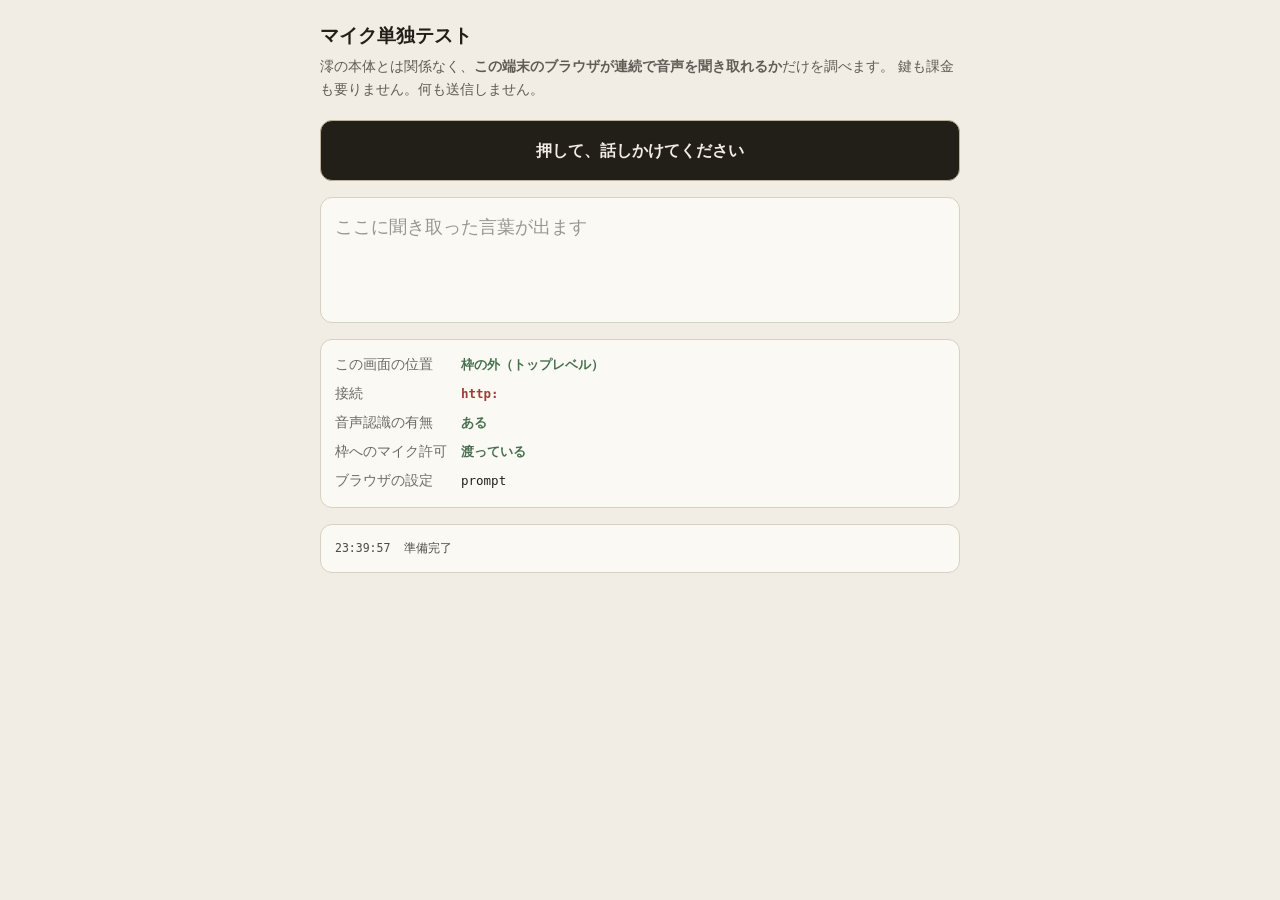
<file: apps/mio_call/mictest.html>
<!doctype html>
<html lang="ja">
<head>
<meta charset="utf-8">
<meta name="viewport" content="width=device-width,initial-scale=1">
<title>マイク単独テスト — 澪</title>
<style>
:root{color-scheme:light dark}
body{
  margin:0;padding:20px;font:16px/1.7 -apple-system,BlinkMacSystemFont,"Hiragino Sans",sans-serif;
  background:#F1EDE4;color:#221F19;max-width:640px;margin:0 auto;
}
@media (prefers-color-scheme:dark){body{background:#15130E;color:#F0E9DA}}
h1{font-size:19px;margin:0 0 4px}
p.sub{margin:0 0 18px;font-size:13.5px;opacity:.7}
button{
  font:inherit;font-weight:600;padding:16px 22px;border-radius:12px;border:1px solid #BCB09A;
  background:#221F19;color:#F1EDE4;width:100%;cursor:pointer;
}
button[data-live="1"]{background:#9C3F35;border-color:#9C3F35;color:#fff}
.box{
  border:1px solid #D8D0C0;border-radius:12px;padding:14px;margin:16px 0;background:#FBF9F4;
}
@media (prefers-color-scheme:dark){.box{background:#1E1B15;border-color:#35301F}}
.heard{min-height:96px;font-size:18px}
.heard i{opacity:.45;font-style:normal}
dl{margin:0;display:grid;grid-template-columns:auto 1fr;gap:6px 14px;font-size:13.5px}
dt{opacity:.65}
dd{margin:0;font-family:ui-monospace,monospace;font-size:12.5px;word-break:break-all}
.ok{color:#456E4E;font-weight:600}
.bad{color:#9C3F35;font-weight:600}
pre{
  font-family:ui-monospace,monospace;font-size:11.5px;line-height:1.65;white-space:pre-wrap;
  max-height:220px;overflow:auto;margin:0;opacity:.8;
}
</style>
</head>
<body>

<h1>マイク単独テスト</h1>
<p class="sub">澪の本体とは関係なく、<b>この端末のブラウザが連続で音声を聞き取れるか</b>だけを調べます。
鍵も課金も要りません。何も送信しません。</p>

<button id="go">押して、話しかけてください</button>

<div class="box heard" id="heard"><i>ここに聞き取った言葉が出ます</i></div>

<div class="box">
  <dl id="diag"></dl>
</div>

<div class="box"><pre id="log"></pre></div>

<script>
(function(){
"use strict";
var goBtn=document.getElementById('go'), heard=document.getElementById('heard'),
    diagEl=document.getElementById('diag'), logEl=document.getElementById('log');
var lines=[], rows={};

function log(m){
  lines.push(new Date().toTimeString().slice(0,8)+'  '+m);
  if(lines.length>60) lines.shift();
  logEl.textContent=lines.join('\n');
  logEl.scrollTop=logEl.scrollHeight;
}
function diag(k,v,cls){
  var r=rows[k];
  if(!r){
    var dt=document.createElement('dt'); dt.textContent=k;
    var dd=document.createElement('dd');
    diagEl.appendChild(dt); diagEl.appendChild(dd); rows[k]=r=dd;
  }
  r.textContent=v; r.className=cls||'';
}

/* What this page can see about itself before anything is tried. The point of
   the test is the difference between here and inside the viewer frame, so
   report the frame first. */
diag('この画面の位置', (window.self!==window.top)?'枠の中（iframe）':'枠の外（トップレベル）',
     (window.self!==window.top)?'bad':'ok');
diag('接続', location.protocol, location.protocol==='https:'?'ok':'bad');
var SR=window.SpeechRecognition||window.webkitSpeechRecognition;
diag('音声認識の有無', SR?'ある':'ない', SR?'ok':'bad');
try{
  if(document.featurePolicy&&document.featurePolicy.allowsFeature)
    diag('枠へのマイク許可', document.featurePolicy.allowsFeature('microphone')?'渡っている':'渡っていない',
         document.featurePolicy.allowsFeature('microphone')?'ok':'bad');
}catch(e){}
if(navigator.permissions&&navigator.permissions.query){
  navigator.permissions.query({name:'microphone'}).then(function(st){
    diag('ブラウザの設定', st.state, st.state==='granted'?'ok':(st.state==='denied'?'bad':''));
  },function(){});
}

var rec=null, live=false, finals='', restarts=0, heardAnything=false;

function paint(interim){
  var t=(finals+(interim||'')).trim();
  heard.innerHTML='';
  if(t){ heard.textContent=t; }
  else{ var i=document.createElement('i'); i.textContent=live?'聞いています…':'ここに聞き取った言葉が出ます'; heard.appendChild(i); }
}

function start(){
  if(!SR){ diag('結果','この端末では音声認識が使えません','bad'); return; }
  try{ rec=new SR(); }
  catch(e){ diag('結果','音声認識を開けません: '+e.message,'bad'); log('new SR() 失敗: '+e.message); return; }
  rec.lang='ja-JP'; rec.interimResults=true; rec.continuous=true; rec.maxAlternatives=1;

  rec.onstart=function(){
    live=true; goBtn.dataset.live='1'; goBtn.textContent='聞いています（押すと停止）';
    diag('結果','マイクが開きました','ok'); log('開始'); paint('');
  };
  rec.onaudiostart=function(){ log('音声の取り込み開始'); };
  rec.onspeechstart=function(){ heardAnything=true; log('声を検出'); };
  rec.onresult=function(e){
    heardAnything=true;
    var interim='';
    for(var i=e.resultIndex;i<e.results.length;i++){
      var r=e.results[i];
      if(r.isFinal) finals+=r[0].transcript; else interim+=r[0].transcript;
    }
    paint(interim);
    diag('結果','聞き取れています','ok');
    log('認識: '+((finals+interim).slice(-40)));
  };
  rec.onerror=function(e){
    var code=e.error||'unknown';
    log('エラー: '+code);
    if(code==='not-allowed'||code==='service-not-allowed'){
      diag('結果','マイクを使わせてもらえません（'+code+'）','bad');
      stop(true);
    }else if(code==='no-speech'){
      log('無音のまま止まりました（異常ではありません）');
    }else{
      diag('結果','エラー: '+code,'bad');
    }
  };
  /* Recognition stops itself on silence. For a continuous test it has to be
     started again, which is the part a real app has to get right too — and
     restarting forever after a refusal would just spin, so a refusal stops. */
  rec.onend=function(){
    log('停止');
    if(!live) return;
    restarts++;
    diag('再開した回数', String(restarts));
    if(restarts>200){ diag('結果','再開を繰り返しすぎたので止めました','bad'); stop(true); return; }
    setTimeout(function(){ if(live){ try{ rec.start(); }catch(e){ log('再開できず: '+e.message); } } },250);
  };

  try{ rec.start(); }
  catch(e){ diag('結果','開始できません: '+e.message,'bad'); log('start() 失敗: '+e.message); }
}

function stop(fromError){
  live=false;
  goBtn.dataset.live='0';
  goBtn.textContent='押して、話しかけてください';
  try{ if(rec) rec.stop(); }catch(e){}
  paint('');
  if(!fromError) log('こちらから停止');
}

goBtn.addEventListener('click',function(){
  if(live){ stop(); return; }
  finals=''; restarts=0; heardAnything=false;
  diag('再開した回数','0');
  start();
  /* If nothing has happened by now, say so rather than leaving a button that
     looks busy. */
  setTimeout(function(){
    if(live && !heardAnything) diag('注意','まだ声が届いていません。話しかけてみてください。');
  },7000);
});

log('準備完了');
})();
</script>
</body>
</html>
</file>
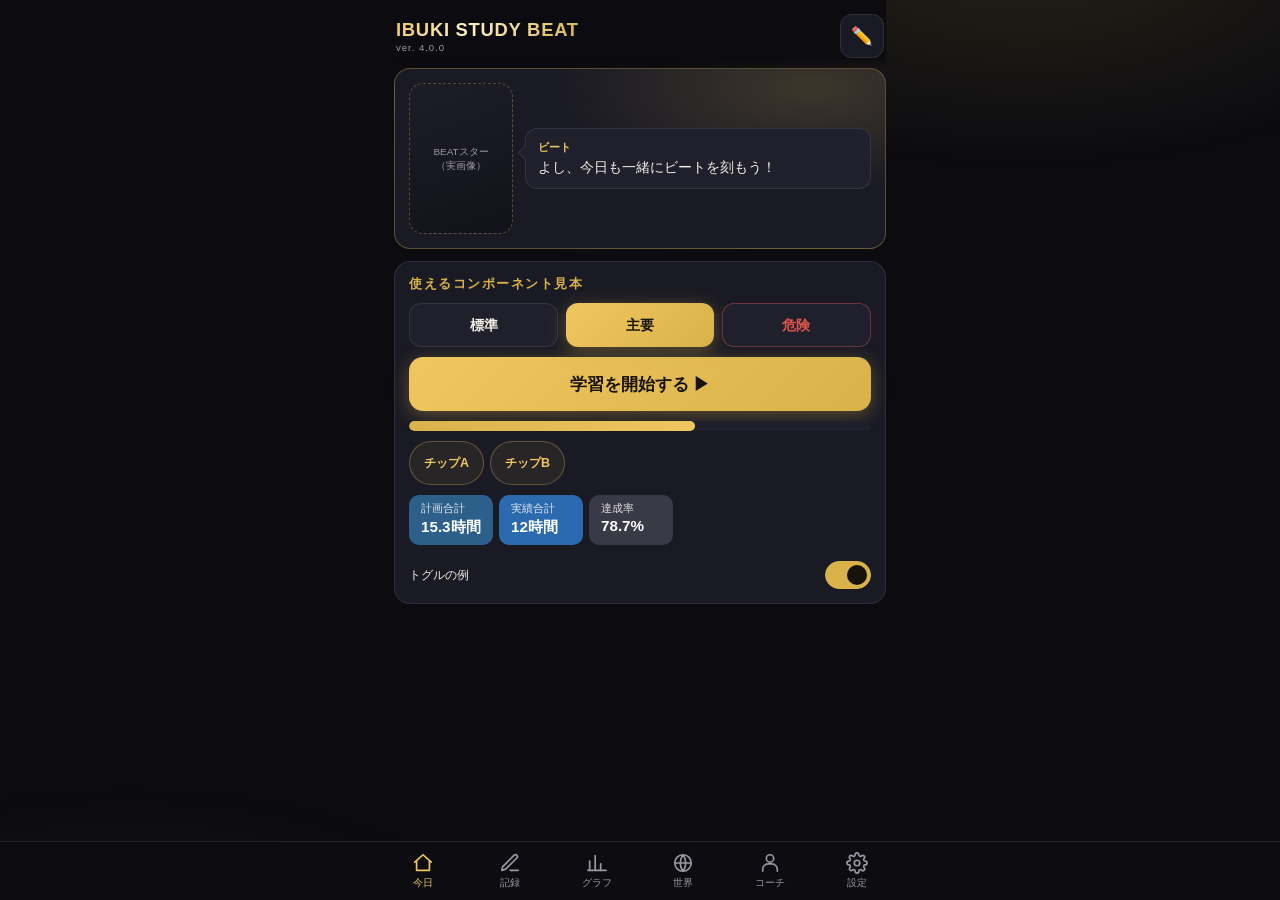
<file: docs/mockups/_starter.html>
<!DOCTYPE html>
<html lang="ja">
<head>
<meta charset="UTF-8">
<meta name="viewport" content="width=device-width, initial-scale=1.0, viewport-fit=cover">
<title>IBUKI STUDY BEAT — モックアップ用スターター</title>
<!--
  ============================================================
  モックアップ用スターターHTML
  ============================================================
  IBUKI STUDY BEAT ver.4 の画面設計モックを作るための土台です。
  実アプリの css/app.css からデザイントークンと主要コンポーネントを
  抜き出してあります。この上に画面を作ってください。

  ルール:
   - 外部CDN・外部画像を読み込まない（インラインCSS/SVGのみ）
   - 320px幅で崩れないこと
   - タップ領域は44×44px以上
   - キャラ画像の位置は <div class="char-ph"></div> を置く
   - 情報の階層化は「カード + ボトムシート型モーダル」で
  ============================================================
-->
<style>
:root {
  /* ---- デザイントークン（実アプリと同一。変更しないこと） ---- */
  --bg: #0b0b10;
  --surface: #14141c;
  --card: #1a1a24;
  --card-2: #20202c;
  --gold: #d9b24a;
  --gold-bright: #f0c75e;
  --gold-dim: rgba(217, 178, 74, 0.35);
  --text: #f2efe6;
  --dim: #9c99a6;
  --line: rgba(255, 255, 255, 0.09);
  --panel: #f5f2ea;
  --panel-text: #23221e;
  --panel-dim: #6d6a60;
  --danger: #e0564f;
  --ok: #58b368;
  --plan-line: #3baa5c;
  --actual-line: #3b82f6;
  --nav-h: 58px;
  --safe-b: env(safe-area-inset-bottom, 0px);
  /* 科目色 */
  --s-eng: #4A90D9; --s-math: #58B368; --s-jpn: #F5A623;
  --s-sci: #9B59B6; --s-soc: #E8604C; --s-other: #9AA0A6;
}
* { box-sizing: border-box; margin: 0; padding: 0; -webkit-tap-highlight-color: transparent; }
html { -webkit-text-size-adjust: 100%; }
body {
  background: var(--bg); color: var(--text);
  font-family: -apple-system, BlinkMacSystemFont, 'Hiragino Sans', 'Hiragino Kaku Gothic ProN', 'Yu Gothic', sans-serif;
  min-height: 100dvh; overscroll-behavior-y: none;
}
body::before {
  content: ''; position: fixed; inset: 0; pointer-events: none; z-index: 0;
  background:
    radial-gradient(ellipse 60% 40% at 80% -5%, rgba(217,178,74,0.13) 0%, transparent 60%),
    radial-gradient(ellipse 50% 30% at 10% 105%, rgba(217,178,74,0.06) 0%, transparent 60%);
}
button { font-family: inherit; color: inherit; }
input, select, textarea {
  font-family: inherit; font-size: 16px; /* iOSズーム防止・変更不可 */
  color: var(--text); background: var(--card-2);
  border: 1px solid var(--line); border-radius: 10px;
  padding: 10px 12px; width: 100%; min-height: 44px;
}
.app { max-width: 520px; margin: 0 auto; position: relative; z-index: 1;
       padding-bottom: calc(var(--nav-h) + var(--safe-b) + 12px); }

/* ---- 画面 ---- */
.screen { display: none; padding: 0 14px 8px; }
.screen.active { display: block; }
.screen-head {
  display: flex; align-items: center; justify-content: space-between;
  padding: 14px 2px 10px; position: sticky; top: 0; z-index: 20;
  background: linear-gradient(180deg, var(--bg) 82%, transparent);
}
.screen-head h1 { font-size: 1.05rem; letter-spacing: 0.06em; font-weight: 800; }
.brand-wrap { display: flex; flex-direction: column; gap: 1px; min-width: 0; }
.version-badge { font-size: 0.6rem; letter-spacing: 0.1em; color: var(--dim); }
.brand {
  font-size: 1.15rem; font-weight: 900; letter-spacing: 0.04em;
  background: linear-gradient(120deg, var(--gold-bright), #fff2c9 40%, var(--gold));
  -webkit-background-clip: text; background-clip: text; -webkit-text-fill-color: transparent;
}
.head-btn {
  min-width: 44px; min-height: 44px; border-radius: 12px;
  background: var(--card); border: 1px solid var(--line);
  font-size: 1.1rem; cursor: pointer;
  display: inline-flex; align-items: center; justify-content: center;
}

/* ---- カード ---- */
.card { background: var(--card); border: 1px solid var(--line);
        border-radius: 16px; padding: 14px; margin-bottom: 12px; }
.card h2 { font-size: 0.8rem; color: var(--gold); letter-spacing: 0.12em;
           margin-bottom: 10px; font-weight: 700; }
.card.gold { border-color: var(--gold-dim);
  background: radial-gradient(ellipse 80% 90% at 85% 10%, rgba(217,178,74,0.18) 0%, transparent 65%), var(--card); }
.muted { color: var(--dim); font-size: 0.78rem; }
.small { font-size: 0.78rem; }

/* ---- ボタン ---- */
.btn {
  display: inline-flex; align-items: center; justify-content: center; gap: 6px;
  min-height: 44px; padding: 10px 16px; border-radius: 12px;
  border: 1px solid var(--line); background: var(--card-2); color: var(--text);
  font-size: 0.9rem; font-weight: 600; cursor: pointer; transition: transform 0.12s;
}
.btn:active { transform: scale(0.97); }
.btn.primary {
  background: linear-gradient(135deg, var(--gold-bright), var(--gold));
  color: #17130a; border: none; font-weight: 800;
  box-shadow: 0 4px 18px rgba(217,178,74,0.35);
}
.btn.danger { color: var(--danger); border-color: rgba(224,86,79,0.4); }
.btn.block { display: flex; width: 100%; }
.btn.big { min-height: 54px; font-size: 1.05rem; border-radius: 14px; }
.btn.ghost { background: transparent; }
.btn-row { display: flex; gap: 8px; flex-wrap: wrap; }
.btn-row > .btn { flex: 1; }

/* ---- フォーム ---- */
.field { margin-bottom: 10px; }
.field label { display: block; font-size: 0.75rem; color: var(--dim); margin-bottom: 4px; }
.field-row { display: flex; gap: 8px; }
.field-row > .field { flex: 1; }

/* ---- チップ ---- */
.quick-chips { display: flex; flex-wrap: wrap; gap: 6px; margin-top: 10px; }
.quick-chip {
  min-height: 44px; padding: 8px 14px; border-radius: 22px;
  border: 1px solid var(--gold-dim); background: rgba(217,178,74,0.08);
  color: var(--gold-bright); font-size: 0.78rem; font-weight: 600; cursor: pointer;
}
.stat-chip { flex-shrink: 0; border-radius: 10px; padding: 7px 12px;
             font-size: 0.68rem; color: rgba(255,255,255,0.85); min-width: 84px; }
.stat-chip b { display: block; font-size: 0.95rem; color: #fff; margin-top: 1px; }
.stats-row { display: flex; gap: 6px; overflow-x: auto; padding-bottom: 4px; margin-bottom: 8px; }

/* ---- トグル ---- */
.toggle { position: relative; width: 46px; height: 28px; flex-shrink: 0;
  border-radius: 14px; background: var(--card); border: 1px solid var(--line); cursor: pointer; }
.toggle::after { content: ''; position: absolute; top: 3px; left: 3px;
  width: 20px; height: 20px; border-radius: 50%; background: var(--dim); transition: transform .2s, background .2s; }
.toggle.on { background: var(--gold); border-color: var(--gold); }
.toggle.on::after { transform: translateX(18px); background: #17130a; }

/* ---- 進捗バー ---- */
.progress-bar { height: 10px; background: var(--card-2); border-radius: 6px; overflow: hidden; }
.progress-bar > div { height: 100%; border-radius: 6px;
  background: linear-gradient(90deg, var(--gold), var(--gold-bright)); }

/* ---- 吹き出し ---- */
.bubble { position: relative; flex: 1; background: var(--card-2);
  border: 1px solid var(--line); border-radius: 12px; padding: 10px 12px;
  font-size: 0.85rem; line-height: 1.5; }
.bubble::before { content: ''; position: absolute; left: -6px; top: 18px;
  width: 10px; height: 10px; background: var(--card-2);
  border-left: 1px solid var(--line); border-bottom: 1px solid var(--line); transform: rotate(45deg); }
.bubble .who { color: var(--gold-bright); font-size: 0.7rem; font-weight: 700;
  display: block; margin-bottom: 2px; }

/* ---- キャラ画像プレースホルダ（実画像は実装時に差し込む） ---- */
.char-ph {
  background: linear-gradient(160deg, #1d1d28, #12121a);
  border: 1px dashed var(--gold-dim); border-radius: 14px;
  display: flex; align-items: center; justify-content: center;
  color: var(--dim); font-size: 0.62rem; text-align: center;
  aspect-ratio: 160 / 233; width: 100%;
}
.char-ph::after { content: 'BEATスター\A（実画像）'; white-space: pre; }
.stage {
  position: relative; text-align: center; overflow: hidden;
  background:
    radial-gradient(ellipse 55% 62% at 50% 88%, rgba(217,178,74,0.30) 0%, rgba(217,178,74,0.10) 55%, transparent 75%),
    linear-gradient(180deg, #101018, #171720);
  border: 1px solid var(--gold-dim); border-radius: 18px; padding: 18px 12px 14px; margin-bottom: 12px;
}

/* ---- 下部ナビ（最大6タブ。320pxでも収まること） ---- */
.nav { position: fixed; bottom: 0; left: 0; right: 0; z-index: 50;
  background: rgba(13,13,18,0.96); backdrop-filter: blur(12px);
  border-top: 1px solid var(--line); padding-bottom: var(--safe-b); }
.nav-inner { max-width: 520px; margin: 0 auto; display: flex; }
.nav-btn { flex: 1; min-height: var(--nav-h); background: none; border: none; cursor: pointer;
  display: flex; flex-direction: column; align-items: center; justify-content: center; gap: 2px;
  color: var(--dim); font-size: 0.62rem; }
.nav-btn svg { width: 22px; height: 22px; fill: none; stroke: currentColor;
  stroke-width: 1.8; stroke-linecap: round; stroke-linejoin: round; }
.nav-btn.active { color: var(--gold-bright); }

/* ---- ボトムシート型モーダル ---- */
.modal-back { position: fixed; inset: 0; z-index: 100; background: rgba(0,0,0,0.65);
  display: none; align-items: flex-end; justify-content: center; }
.modal-back.open { display: flex; }
.modal { background: var(--surface); border: 1px solid var(--line);
  border-radius: 18px 18px 0 0; width: 100%; max-width: 520px;
  max-height: 88dvh; overflow-y: auto; padding: 16px 16px calc(16px + var(--safe-b)); }
.modal h3 { font-size: 0.95rem; margin-bottom: 12px; color: var(--gold-bright);
  display: flex; justify-content: space-between; align-items: center; }

/* ---- 中央メッセージ / お祝い演出 ---- */
.center-msg { position: fixed; inset: 0; z-index: 150; background: rgba(5,5,8,0.72);
  display: none; align-items: center; justify-content: center; padding: 24px; }
.center-msg.open { display: flex; }
.center-msg .box { background: var(--surface); border: 1px solid var(--gold-dim);
  border-radius: 18px; padding: 22px 20px; text-align: center; max-width: 340px; width: 100%; }
.celebrate { position: fixed; inset: 0; z-index: 300; background: rgba(5,5,8,0.88);
  display: none; align-items: center; justify-content: center; flex-direction: column;
  text-align: center; padding: 20px; }
.celebrate.open { display: flex; }

/* ---- トースト ---- */
.toast { position: fixed; left: 50%; bottom: calc(var(--nav-h) + var(--safe-b) + 16px);
  transform: translateX(-50%); background: #2a2a36; color: var(--text);
  border: 1px solid var(--line); border-radius: 12px; padding: 10px 16px;
  font-size: 0.85rem; display: none; gap: 12px; z-index: 200; max-width: 92vw; }
.toast.show { display: flex; }

@media (max-width: 340px) {
  .screen { padding: 0 8px 8px; }
  .nav-btn { font-size: 0.56rem; }
  .nav-btn svg { width: 20px; height: 20px; }
}
@media (prefers-reduced-motion: reduce) { * { animation: none !important; transition: none !important; } }
</style>
</head>
<body>

<div class="app">

  <!-- ============ ここに画面を作る ============ -->
  <section class="screen active" id="screen-sample">
    <div class="screen-head">
      <span class="brand-wrap">
        <span class="brand">IBUKI STUDY BEAT</span>
        <span class="version-badge">ver. 4.0.0</span>
      </span>
      <button class="head-btn">✏️</button>
    </div>

    <div class="card gold" style="display:flex;gap:12px;align-items:center">
      <div style="flex-shrink:0;width:104px"><div class="char-ph"></div></div>
      <div class="bubble">
        <span class="who">ビート</span>
        よし、今日も一緒にビートを刻もう！
      </div>
    </div>

    <div class="card">
      <h2>使えるコンポーネント見本</h2>
      <div class="btn-row" style="margin-bottom:10px">
        <button class="btn">標準</button>
        <button class="btn primary">主要</button>
        <button class="btn danger">危険</button>
      </div>
      <button class="btn primary big block" style="margin-bottom:10px">学習を開始する ▶</button>
      <div class="progress-bar" style="margin-bottom:10px"><div style="width:62%"></div></div>
      <div class="quick-chips">
        <button class="quick-chip">チップA</button>
        <button class="quick-chip">チップB</button>
      </div>
      <div class="stats-row" style="margin-top:10px">
        <div class="stat-chip" style="background:#2c5f8a">計画合計<b>15.3時間</b></div>
        <div class="stat-chip" style="background:#2c6ab0">実績合計<b>12時間</b></div>
        <div class="stat-chip" style="background:#3a3a46">達成率<b>78.7%</b></div>
      </div>
      <div style="display:flex;justify-content:space-between;align-items:center;margin-top:12px">
        <span class="small">トグルの例</span>
        <button class="toggle on"></button>
      </div>
    </div>
  </section>
  <!-- ============ ここまで ============ -->

</div>

<!-- 下部ナビ（最大6タブ。SVGアイコンはインラインで） -->
<nav class="nav">
  <div class="nav-inner">
    <button class="nav-btn active">
      <svg viewBox="0 0 24 24"><path d="M3 11l9-8 9 8"/><path d="M5 10v10h14V10"/></svg>今日
    </button>
    <button class="nav-btn">
      <svg viewBox="0 0 24 24"><path d="M12 20h9"/><path d="M16.5 3.5a2.1 2.1 0 013 3L7 19l-4 1 1-4z"/></svg>記録
    </button>
    <button class="nav-btn">
      <svg viewBox="0 0 24 24"><path d="M4 20V10"/><path d="M10 20V4"/><path d="M16 20v-7"/><path d="M22 20H2"/></svg>グラフ
    </button>
    <button class="nav-btn">
      <svg viewBox="0 0 24 24"><circle cx="12" cy="12" r="9"/><path d="M3 12h18M12 3a15 15 0 010 18a15 15 0 010-18"/></svg>世界
    </button>
    <button class="nav-btn">
      <svg viewBox="0 0 24 24"><circle cx="12" cy="7" r="4"/><path d="M4 21v-2a6 6 0 016-6h4a6 6 0 016 6v2"/></svg>コーチ
    </button>
    <button class="nav-btn">
      <svg viewBox="0 0 24 24"><circle cx="12" cy="12" r="3"/><path d="M19.4 15a1.7 1.7 0 00.34 1.87l.06.06a2 2 0 11-2.83 2.83l-.06-.06a1.7 1.7 0 00-1.87-.34 1.7 1.7 0 00-1 1.55V21a2 2 0 11-4 0v-.09a1.7 1.7 0 00-1-1.55 1.7 1.7 0 00-1.87.34l-.06.06a2 2 0 11-2.83-2.83l.06-.06a1.7 1.7 0 00.34-1.87 1.7 1.7 0 00-1.55-1H3a2 2 0 110-4h.09a1.7 1.7 0 001.55-1 1.7 1.7 0 00-.34-1.87l-.06-.06a2 2 0 112.83-2.83l.06.06a1.7 1.7 0 001.87.34h0a1.7 1.7 0 001-1.55V3a2 2 0 114 0v.09a1.7 1.7 0 001 1.55h0a1.7 1.7 0 001.87-.34l.06-.06a2 2 0 112.83 2.83l-.06.06a1.7 1.7 0 00-.34 1.87v0a1.7 1.7 0 001.55 1H21a2 2 0 110 4h-.09a1.7 1.7 0 00-1.55 1z"/></svg>設定
    </button>
  </div>
</nav>

<!-- モーダル（ボトムシート型）の雛形 -->
<div class="modal-back" id="modal-back">
  <div class="modal">
    <h3>モーダルのタイトル<button class="head-btn" style="min-width:36px;min-height:36px">✕</button></h3>
    <p class="small muted">ここに内容。情報が多い画面は、カードをタップしてこのモーダルで詳細を見せる。</p>
  </div>
</div>

<!-- 中央メッセージの雛形 -->
<div class="center-msg" id="center-msg">
  <div class="box">
    <div style="font-size:1.1rem;font-weight:800;color:var(--gold-bright);margin-bottom:8px">お知らせのタイトル</div>
    <div class="small muted" style="margin-bottom:16px">本文</div>
    <button class="btn primary block">OK</button>
  </div>
</div>

<script>
/* モックの画面切替用。設計モックなので最小限のスクリプトのみ。
   本番の実装ロジックはここには書かないこと。 */
document.querySelectorAll('.nav-btn').forEach(function (b, i) {
  b.addEventListener('click', function () {
    document.querySelectorAll('.nav-btn').forEach(function (x) { x.classList.remove('active'); });
    b.classList.add('active');
  });
});
</script>
</body>
</html>
</file>
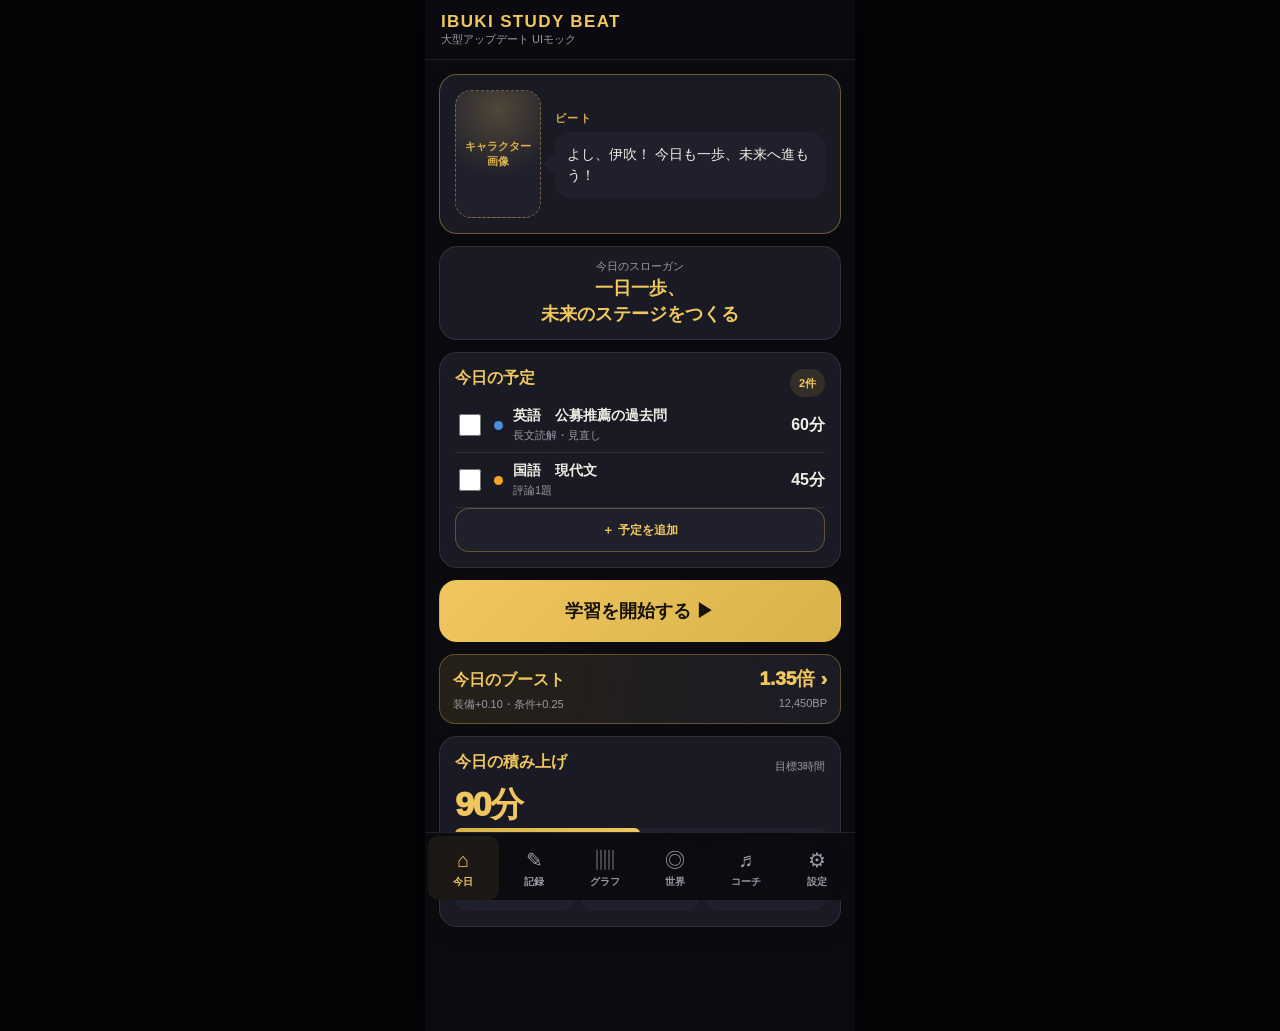
<file: docs/mockups/v4.html>
<!DOCTYPE html>
<html lang="ja">
<head>
  <meta charset="utf-8">
  <meta name="viewport" content="width=device-width,initial-scale=1,viewport-fit=cover">
  <meta name="theme-color" content="#0b0b10">
  <title>IBUKI STUDY BEAT 大型アップデート UIモック</title>
  <style>
    :root {
      --bg: #0b0b10;
      --surface: #14141c;
      --card: #1a1a24;
      --card-2: #20202c;
      --gold: #d9b24a;
      --gold-bright: #f0c75e;
      --text: #f2efe6;
      --dim: #9c99a6;
      --line: rgba(255,255,255,0.09);
      --panel: #f5f2ea;
      --danger: #e0564f;
      --ok: #58b368;
      --eng: #4A90D9;
      --math: #58B368;
      --jpn: #F5A623;
      --sci: #9B59B6;
      --soc: #E8604C;
      --other: #9AA0A6;
    }

    * { box-sizing: border-box; }
    html, body { margin: 0; min-height: 100%; background: #050508; color: var(--text); }
    body {
      font-family: -apple-system, BlinkMacSystemFont, "Hiragino Sans", "Yu Gothic", sans-serif;
      display: flex;
      justify-content: center;
      -webkit-font-smoothing: antialiased;
    }
    button, input, select, textarea { font: inherit; }
    button { color: inherit; }
    button:focus-visible, input:focus-visible, select:focus-visible, textarea:focus-visible {
      outline: 3px solid rgba(240,199,94,.55);
      outline-offset: 2px;
    }
    .phone {
      width: min(100%, 430px);
      min-height: 100dvh;
      background: var(--bg);
      position: relative;
      overflow-x: hidden;
      box-shadow: 0 0 44px rgba(0,0,0,.62);
    }
    .app-header {
      position: sticky;
      top: 0;
      z-index: 20;
      display: flex;
      align-items: center;
      justify-content: space-between;
      gap: 12px;
      min-height: 60px;
      padding: calc(10px + env(safe-area-inset-top)) 16px 10px;
      background: rgba(11,11,16,.94);
      border-bottom: 1px solid var(--line);
      backdrop-filter: blur(12px);
    }
    .brand { color: var(--gold-bright); font-size: 17px; font-weight: 900; letter-spacing: .08em; }
    .version { color: var(--dim); font-size: 11px; }
    .focus-pill {
      display: none;
      align-items: center;
      min-height: 32px;
      padding: 5px 9px;
      border: 1px solid rgba(240,199,94,.35);
      border-radius: 999px;
      color: var(--gold-bright);
      font-size: 11px;
      font-weight: 800;
    }
    .phone.focus-mode .focus-pill { display: flex; }
    main { padding: 14px 14px calc(92px + env(safe-area-inset-bottom)); }
    .screen { display: none; animation: screen-in .18s ease-out; }
    .screen.active { display: block; }
    @keyframes screen-in { from { opacity: .35; transform: translateY(4px); } to { opacity: 1; transform: none; } }
    h1, h2, h3, p { margin-top: 0; }
    h1 { margin-bottom: 12px; font-size: 22px; }
    h2 { margin-bottom: 9px; color: var(--gold-bright); font-size: 16px; }
    h3 { margin-bottom: 7px; font-size: 15px; }
    p { color: var(--dim); font-size: 13px; line-height: 1.58; }
    .eyebrow { margin-bottom: 6px; color: var(--gold); font-size: 11px; font-weight: 900; letter-spacing: .12em; text-transform: uppercase; }
    .title-row { display: flex; align-items: center; justify-content: space-between; gap: 12px; }
    .title-row h1 { margin: 0; }
    .card {
      margin-bottom: 12px;
      padding: 15px;
      background: var(--card);
      border: 1px solid var(--line);
      border-radius: 18px;
      box-shadow: 0 8px 22px rgba(0,0,0,.16);
    }
    .card.gold-edge { border-color: rgba(217,178,74,.42); }
    .card.compact { padding: 12px 14px; }
    .hero { display: grid; grid-template-columns: 86px 1fr; gap: 14px; align-items: center; }
    .char-placeholder {
      display: grid;
      place-items: center;
      min-height: 128px;
      border: 1px dashed rgba(217,178,74,.46);
      border-radius: 16px;
      background: radial-gradient(circle at 50% 15%, rgba(240,199,94,.23), transparent 58%), var(--card-2);
      color: var(--gold);
      font-size: 11px;
      font-weight: 800;
      text-align: center;
    }
    .bubble {
      position: relative;
      padding: 12px;
      border-radius: 15px;
      background: var(--card-2);
      color: var(--text);
      font-size: 14px;
      line-height: 1.5;
    }
    .bubble::before {
      content: "";
      position: absolute;
      left: -8px;
      top: 24px;
      width: 16px;
      height: 16px;
      background: var(--card-2);
      transform: rotate(45deg);
    }
    .slogan { text-align: center; }
    .slogan strong { color: var(--gold-bright); font-size: 18px; line-height: 1.45; }
    .plan-row, .history-row, .metric-row, .equipment-row, .shop-row, .setting-row {
      display: flex;
      align-items: center;
      gap: 10px;
      min-height: 48px;
      padding: 8px 0;
      border-bottom: 1px solid var(--line);
    }
    .plan-row:last-child, .history-row:last-child, .metric-row:last-child,
    .equipment-row:last-child, .shop-row:last-child, .setting-row:last-child { border-bottom: 0; }
    .plan-row input { width: 22px; height: 22px; accent-color: var(--gold); }
    .subject-dot { flex: 0 0 auto; width: 9px; height: 9px; border-radius: 50%; background: var(--eng); }
    .grow { flex: 1; min-width: 0; }
    .label { font-size: 14px; font-weight: 800; }
    .sub { color: var(--dim); font-size: 11px; line-height: 1.45; }
    .value { font-weight: 900; white-space: nowrap; }
    .btn {
      display: inline-flex;
      align-items: center;
      justify-content: center;
      gap: 8px;
      min-height: 46px;
      padding: 10px 14px;
      border: 1px solid var(--line);
      border-radius: 14px;
      background: var(--card-2);
      color: var(--text);
      font-weight: 850;
      cursor: pointer;
    }
    .btn.primary { border-color: transparent; background: linear-gradient(135deg, var(--gold-bright), var(--gold)); color: #17120a; }
    .btn.secondary { border-color: rgba(217,178,74,.35); color: var(--gold-bright); }
    .btn.danger { border-color: rgba(224,86,79,.42); color: #ff8b85; }
    .btn.full { width: 100%; }
    .btn.small { min-height: 44px; padding: 8px 12px; font-size: 12px; }
    .btn.linkish { border: 0; background: transparent; color: var(--gold-bright); }
    .button-stack { display: grid; gap: 9px; }
    .button-row { display: flex; gap: 9px; }
    .button-row .btn { flex: 1; }
    .start-btn { min-height: 62px; margin-bottom: 12px; font-size: 18px; border-radius: 18px; }
    .boost-card {
      width: 100%;
      min-height: 64px;
      margin: 0 0 12px;
      padding: 11px 13px;
      border: 1px solid rgba(217,178,74,.34);
      border-radius: 16px;
      background: linear-gradient(100deg, rgba(217,178,74,.13), rgba(32,32,44,.8));
      text-align: left;
      cursor: pointer;
    }
    .boost-top { display: flex; align-items: baseline; justify-content: space-between; gap: 8px; }
    .boost-top strong { color: var(--gold-bright); font-size: 16px; }
    .boost-top span { color: var(--gold-bright); font-size: 19px; font-weight: 950; }
    .boost-bottom { display: flex; justify-content: space-between; gap: 8px; margin-top: 5px; color: var(--dim); font-size: 11px; }
    .progress { height: 11px; overflow: hidden; border-radius: 999px; background: var(--card-2); }
    .progress > span { display: block; height: 100%; width: 50%; border-radius: inherit; background: linear-gradient(90deg, var(--gold), var(--gold-bright)); }
    .big-number { color: var(--gold-bright); font-size: 34px; font-weight: 950; letter-spacing: -.04em; }
    .stat-grid { display: grid; grid-template-columns: repeat(3, 1fr); gap: 8px; margin-top: 12px; }
    .stat { padding: 10px 7px; border-radius: 12px; background: var(--card-2); text-align: center; }
    .stat b { display: block; margin-bottom: 4px; font-size: 14px; }
    .stat span { color: var(--dim); font-size: 10px; }
    .form-grid { display: grid; grid-template-columns: 1fr 1fr; gap: 10px; }
    .field { margin-bottom: 11px; }
    .field label { display: block; margin-bottom: 6px; color: var(--dim); font-size: 12px; font-weight: 700; }
    .input {
      width: 100%;
      min-height: 46px;
      padding: 10px 11px;
      border: 1px solid var(--line);
      border-radius: 12px;
      background: var(--card-2);
      color: var(--text);
    }
    textarea.input { min-height: 82px; resize: vertical; }
    .tag, .chip {
      display: inline-flex;
      align-items: center;
      min-height: 28px;
      padding: 5px 9px;
      border-radius: 999px;
      background: var(--card-2);
      color: var(--dim);
      font-size: 11px;
      font-weight: 800;
    }
    .chip.gold { background: rgba(217,178,74,.13); color: var(--gold-bright); }
    .chip.ok { background: rgba(88,179,104,.14); color: #7bd68b; }
    .chip.danger { background: rgba(224,86,79,.14); color: #ff8b85; }
    .chips { display: flex; flex-wrap: wrap; gap: 6px; }
    .panel {
      overflow: hidden;
      padding: 10px;
      border-radius: 15px;
      background: var(--panel);
      color: #25232a;
    }
    .segmented { display: flex; gap: 4px; padding: 4px; border-radius: 13px; background: var(--card-2); }
    .segmented button {
      flex: 1;
      min-height: 44px;
      border: 0;
      border-radius: 10px;
      background: transparent;
      color: var(--dim);
      font-weight: 800;
      cursor: pointer;
    }
    .segmented button.active { background: var(--gold); color: #17120a; }
    .feature-card {
      width: 100%;
      margin-bottom: 12px;
      padding: 15px;
      border: 1px solid var(--line);
      border-radius: 18px;
      background: var(--card);
      text-align: left;
      cursor: pointer;
    }
    .feature-card .top { display: flex; align-items: center; justify-content: space-between; gap: 10px; margin-bottom: 9px; }
    .feature-title { color: var(--gold-bright); font-size: 16px; font-weight: 900; }
    .feature-copy { display: block; margin-top: 9px; color: var(--dim); font-size: 13px; line-height: 1.58; }
    .feature-card > .btn { margin-top: 10px; }
    .map-mini { position: relative; height: 142px; overflow: hidden; border-radius: 13px; background: #101722; }
    .map-mini svg { width: 100%; height: 100%; }
    .map-dot { fill: var(--gold-bright); filter: drop-shadow(0 0 3px var(--gold-bright)); }
    .level-line { display: grid; grid-template-columns: repeat(6, 1fr); gap: 5px; margin-top: 12px; }
    .level-node { position: relative; padding: 8px 2px; border-radius: 9px; background: var(--card-2); color: var(--dim); font-size: 10px; font-weight: 850; text-align: center; }
    .level-node.done { background: rgba(217,178,74,.17); color: var(--gold-bright); }
    .stage {
      padding: 18px;
      border-radius: 20px;
      background: radial-gradient(ellipse at 50% 0, rgba(240,199,94,.32), transparent 58%), #111118;
      border: 1px solid rgba(217,178,74,.33);
      text-align: center;
    }
    .stage .char-placeholder { width: 142px; min-height: 190px; margin: 0 auto 12px; }
    .slot-icon { display: grid; place-items: center; width: 44px; height: 44px; border-radius: 12px; background: rgba(217,178,74,.13); color: var(--gold-bright); font-size: 18px; }
    .score {
      display: inline-grid;
      place-items: center;
      min-width: 54px;
      min-height: 54px;
      border: 2px solid var(--gold);
      border-radius: 50%;
      color: var(--gold-bright);
      font-weight: 950;
    }
    .bottom-tabs {
      position: fixed;
      left: 50%;
      bottom: 0;
      z-index: 30;
      display: flex;
      width: min(100%, 430px);
      min-height: calc(68px + env(safe-area-inset-bottom));
      padding: 3px 3px env(safe-area-inset-bottom);
      transform: translateX(-50%);
      background: rgba(11,11,16,.97);
      border-top: 1px solid var(--line);
      backdrop-filter: blur(14px);
    }
    .tab-btn {
      flex: 1 1 0;
      min-width: 44px;
      min-height: 64px;
      padding: 5px 1px;
      border: 0;
      border-radius: 10px;
      background: transparent;
      color: var(--dim);
      cursor: pointer;
    }
    .tab-btn .icon { display: block; height: 25px; font-size: 20px; line-height: 25px; }
    .tab-btn .tab-label { display: block; margin-top: 2px; font-size: 10px; font-weight: 850; white-space: nowrap; }
    .tab-btn.active { color: var(--gold-bright); background: rgba(217,178,74,.08); }
    .phone.focus-mode .tab-btn[data-screen="world"] { display: none; }
    /* コーチタブは残す。既存の「AIに聞く」「メッセージ」は受験直前こそ必要。
       隠すのは ver.4 で追加した装備・ショップ・仲間だけ。 */
    .phone.focus-mode .focus-hide { display: none; }
    .modal {
      position: fixed;
      inset: 0;
      z-index: 100;
      display: flex;
      align-items: flex-end;
      justify-content: center;
      padding: 16px 0 0;
      background: rgba(0,0,0,.68);
      backdrop-filter: blur(5px);
    }
    .modal[hidden] { display: none; }
    .sheet {
      width: min(100%, 430px);
      max-height: 88dvh;
      overflow-y: auto;
      padding: 10px 16px calc(20px + env(safe-area-inset-bottom));
      border: 1px solid var(--line);
      border-bottom: 0;
      border-radius: 24px 24px 0 0;
      background: var(--surface);
      box-shadow: 0 -18px 44px rgba(0,0,0,.45);
      animation: sheet-in .22s ease-out;
    }
    .sheet.tall { min-height: 84dvh; }
    @keyframes sheet-in { from { transform: translateY(24px); opacity: .4; } to { transform: none; opacity: 1; } }
    .grabber { width: 42px; height: 5px; margin: 1px auto 12px; border-radius: 999px; background: rgba(255,255,255,.16); }
    .sheet-header { display: flex; align-items: center; justify-content: space-between; gap: 12px; margin-bottom: 12px; }
    .sheet-header h2 { margin: 0; font-size: 19px; }
    .icon-btn {
      flex: 0 0 auto;
      width: 44px;
      height: 44px;
      border: 1px solid var(--line);
      border-radius: 50%;
      background: var(--card-2);
      color: var(--text);
      font-size: 21px;
      cursor: pointer;
    }
    .breakdown { padding: 12px; border-radius: 15px; background: var(--card); }
    .break-row { display: flex; justify-content: space-between; gap: 16px; min-height: 39px; padding: 9px 0; border-bottom: 1px solid var(--line); font-size: 13px; }
    .break-row:last-child { border-bottom: 0; }
    .break-row strong { color: var(--gold-bright); }
    .result-total { margin: 8px 0 14px; color: var(--gold-bright); font-size: 42px; font-weight: 950; text-align: center; }
    .result-char { width: 118px; min-height: 138px; margin: 0 auto 12px; }
    .waterfall { padding: 12px; border-radius: 16px; background: var(--card); }
    .water-row { display: grid; grid-template-columns: 84px 1fr 62px; align-items: center; gap: 8px; min-height: 44px; border-bottom: 1px solid var(--line); font-size: 12px; }
    .water-row:last-child { border-bottom: 0; }
    .bar { height: 12px; border-radius: 999px; background: var(--card-2); overflow: hidden; }
    .bar span { display: block; height: 100%; border-radius: inherit; }
    .bar .positive { width: 65%; background: var(--ok); }
    .bar .negative { width: 100%; background: var(--danger); }
    .positive-text { color: #7bd68b; font-weight: 900; }
    .negative-text { color: #ff8b85; font-weight: 900; }
    .net-loss { margin-top: 12px; padding: 13px; border: 1px solid rgba(224,86,79,.38); border-radius: 14px; background: rgba(224,86,79,.08); }
    .notice { padding: 11px 12px; border-radius: 13px; background: rgba(217,178,74,.09); color: var(--gold-bright); font-size: 12px; line-height: 1.5; }
    .region-scroll { display: flex; gap: 8px; overflow-x: auto; padding: 3px 0 10px; scrollbar-width: none; }
    .region-scroll::-webkit-scrollbar { display: none; }
    .region-btn { flex: 0 0 auto; min-width: 78px; min-height: 44px; padding: 8px 12px; border: 1px solid var(--line); border-radius: 999px; background: var(--card-2); color: var(--text); cursor: pointer; }
    .toggle {
      position: relative;
      width: 52px;
      height: 44px;
      border: 0;
      border-radius: 12px;
      background: transparent;
      cursor: pointer;
    }
    .toggle::before { content: ""; position: absolute; top: 7px; left: 0; width: 52px; height: 30px; border-radius: 999px; background: #373744; }
    .toggle::after { content: ""; position: absolute; top: 11px; left: 4px; width: 22px; height: 22px; border-radius: 50%; background: white; transition: .18s; }
    .toggle.on::before { background: var(--ok); }
    .toggle.on::after { transform: translateX(22px); }
    .toast {
      position: fixed;
      left: 50%;
      bottom: calc(82px + env(safe-area-inset-bottom));
      z-index: 200;
      max-width: calc(100% - 40px);
      padding: 11px 15px;
      border-radius: 999px;
      background: var(--text);
      color: #18171c;
      font-size: 12px;
      font-weight: 900;
      transform: translate(-50%, 16px);
      opacity: 0;
      pointer-events: none;
      transition: .2s;
    }
    .toast.show { transform: translate(-50%, 0); opacity: 1; }
    .mock-note { margin: 2px 0 12px; color: var(--dim); font-size: 10px; text-align: center; }
    .new-dot { display: inline-block; width: 7px; height: 7px; margin-left: 4px; border-radius: 50%; background: var(--danger); vertical-align: top; }
    .sr-only { position: absolute; width: 1px; height: 1px; padding: 0; margin: -1px; overflow: hidden; clip: rect(0,0,0,0); white-space: nowrap; border: 0; }
    .celebration { text-align: center; }
    .spotlight {
      min-height: 190px;
      display: grid;
      place-items: center;
      border-radius: 18px;
      background: radial-gradient(ellipse at 50% 0, rgba(240,199,94,.55), rgba(217,178,74,.06) 52%, transparent 70%);
    }
    .level-big { color: var(--gold-bright); font-size: 48px; font-weight: 950; }
    .hidden-detail { display: none; }
    .hidden-detail.open { display: block; }

    @media (max-width: 340px) {
      main { padding-left: 10px; padding-right: 10px; }
      .app-header { padding-left: 12px; padding-right: 12px; }
      .brand { font-size: 15px; letter-spacing: .05em; }
      .hero { grid-template-columns: 72px 1fr; gap: 10px; }
      .char-placeholder { min-height: 116px; }
      .card { padding: 13px; border-radius: 16px; }
      .tab-btn .tab-label { font-size: 9.5px; }
      .stat-grid { gap: 5px; }
      .stat { padding-left: 4px; padding-right: 4px; }
      .form-grid { grid-template-columns: 1fr; gap: 0; }
      .water-row { grid-template-columns: 76px 1fr 58px; gap: 6px; }
    }
    @media (prefers-reduced-motion: reduce) {
      *, *::before, *::after { animation-duration: .001ms !important; transition-duration: .001ms !important; }
    }
  </style>
</head>
<body>
  <div class="phone" id="phone">
    <header class="app-header">
      <div>
        <div class="brand">IBUKI STUDY BEAT</div>
        <div class="version">大型アップデート UIモック</div>
      </div>
      <div class="focus-pill">集中モード</div>
    </header>

    <main>
      <section class="screen active" id="screen-today" aria-labelledby="today-title">
        <div class="card hero gold-edge">
          <div class="char-placeholder">キャラクター<br>画像</div>
          <div>
            <div class="eyebrow">ビート</div>
            <div class="bubble">よし、伊吹！ 今日も一歩、未来へ進もう！</div>
          </div>
        </div>

        <div class="card slogan compact">
          <div class="sub">今日のスローガン</div>
          <strong>一日一歩、<br>未来のステージをつくる</strong>
        </div>

        <div class="card">
          <div class="title-row"><h2 id="today-title">今日の予定</h2><span class="chip gold">2件</span></div>
          <label class="plan-row">
            <input type="checkbox" aria-label="英語の予定を完了">
            <span class="subject-dot"></span>
            <span class="grow"><span class="label">英語　公募推薦の過去問</span><br><span class="sub">長文読解・見直し</span></span>
            <span class="value">60分</span>
          </label>
          <label class="plan-row">
            <input type="checkbox" aria-label="国語の予定を完了">
            <span class="subject-dot" style="background:var(--jpn)"></span>
            <span class="grow"><span class="label">国語　現代文</span><br><span class="sub">評論1題</span></span>
            <span class="value">45分</span>
          </label>
          <button type="button" class="btn secondary full small" data-open="quick-modal">＋ 予定を追加</button>
        </div>

        <button type="button" class="btn primary full start-btn" data-open="session-modal">学習を開始する ▶</button>

        <button type="button" class="boost-card" data-open="boost-modal" aria-label="今日のブースト内訳を開く">
          <span class="boost-top"><strong>今日のブースト</strong><span>1.35倍 ›</span></span>
          <span class="boost-bottom"><span>装備+0.10・条件+0.25</span><span>12,450BP</span></span>
        </button>

        <div class="card">
          <div class="title-row"><h2>今日の積み上げ</h2><span class="sub">目標3時間</span></div>
          <div class="big-number">90分</div>
          <div class="progress" role="progressbar" aria-label="今日の目標達成率" aria-valuemin="0" aria-valuemax="100" aria-valuenow="50"><span></span></div>
          <div class="stat-grid">
            <div class="stat"><b>7日</b><span>連続</span></div>
            <div class="stat"><b>420分</b><span>今週</span></div>
            <div class="stat"><b>84日</b><span>受験まで</span></div>
          </div>
        </div>
      </section>

      <section class="screen" id="screen-record" aria-labelledby="record-title">
        <h1 id="record-title">記録</h1>
        <div class="card">
          <h2>学習記録</h2>
          <div class="form-grid">
            <div class="field"><label for="record-date">日付</label><input class="input" id="record-date" type="date" value="2026-08-08"></div>
            <div class="field"><label for="record-subject">科目</label><select class="input" id="record-subject"><option>英語</option><option>国語</option><option>社会</option></select></div>
          </div>
          <div class="field"><label for="record-content">内容</label><input class="input" id="record-content" type="text" value="公募推薦の過去問・長文読解"></div>
          <div class="form-grid">
            <div class="field"><label for="record-plan">計画分</label><input class="input" id="record-plan" type="number" value="90"></div>
            <div class="field"><label for="record-actual">実績分</label><input class="input" id="record-actual" type="number" value="90"></div>
          </div>
          <div class="field"><label for="record-reflection">振り返り</label><textarea class="input" id="record-reflection">設問の根拠を本文に戻って確認できた。</textarea></div>
          <button type="button" class="btn primary full" data-action="show-result">保存演出を見る</button>
        </div>
        <div class="card">
          <div class="title-row"><h2>これまでの記録</h2><button type="button" class="btn small" data-open="quick-modal">ごみ箱</button></div>
          <div class="history-row"><span class="subject-dot"></span><span class="grow"><span class="label">8/8 英語・過去問</span><br><span class="sub">計画90分 / 実績90分</span></span><button type="button" class="btn small" data-open="quick-modal">編集</button></div>
          <div class="history-row"><span class="subject-dot" style="background:var(--jpn)"></span><span class="grow"><span class="label">8/7 国語・評論</span><br><span class="sub">計画60分 / 実績55分</span></span><button type="button" class="btn small" data-open="quick-modal">編集</button></div>
        </div>
      </section>

      <section class="screen" id="screen-graph" aria-labelledby="graph-title">
        <h1 id="graph-title">グラフ</h1>
        <div class="segmented" role="tablist" aria-label="グラフ期間">
          <button type="button" class="active" data-segment>日</button><button type="button" data-segment>週</button><button type="button" data-segment>月</button><button type="button" data-segment>全体</button>
        </div>
        <div class="card">
          <div class="panel">
            <svg viewBox="0 0 320 220" role="img" aria-label="計画と実績の積み上げ棒、累積計画と累積実績の折れ線を示すモック">
              <g stroke="#d8d5cc" stroke-width="1"><line x1="32" y1="20" x2="32" y2="188"/><line x1="32" y1="188" x2="300" y2="188"/><line x1="32" y1="132" x2="300" y2="132"/><line x1="32" y1="76" x2="300" y2="76"/></g>
              <g opacity=".55"><rect x="53" y="112" width="12" height="76" fill="#4A90D9"/><rect x="65" y="143" width="12" height="45" fill="#F5A623"/><rect x="112" y="96" width="12" height="92" fill="#4A90D9"/><rect x="124" y="126" width="12" height="62" fill="#F5A623"/><rect x="171" y="82" width="12" height="106" fill="#4A90D9"/><rect x="183" y="115" width="12" height="73" fill="#E8604C"/></g>
              <g><rect x="79" y="120" width="12" height="68" fill="#4A90D9"/><rect x="91" y="154" width="12" height="34" fill="#F5A623"/><rect x="138" y="105" width="12" height="83" fill="#4A90D9"/><rect x="150" y="139" width="12" height="49" fill="#F5A623"/><rect x="197" y="88" width="12" height="100" fill="#4A90D9"/><rect x="209" y="133" width="12" height="55" fill="#E8604C"/></g>
              <polyline points="59,152 118,116 177,76 236,48 286,35" fill="none" stroke="#58B368" stroke-width="3"/>
              <polyline points="85,160 144,132 203,94 247,70" fill="none" stroke="#4A90D9" stroke-width="3"/>
              <path d="M274 52 l7 8 -7 8 -7-8z" fill="#d9b24a"/><text x="247" y="86" font-size="9" fill="#504b3f">◆受験</text>
              <g font-size="9" fill="#625f66"><text x="52" y="207">8/6</text><text x="111" y="207">8/7</text><text x="170" y="207">8/8</text></g>
            </svg>
          </div>
          <div class="chips" style="margin-top:10px"><span class="chip">左=計画</span><span class="chip">右=実績</span><span class="chip ok">累積計画</span><span class="chip" style="color:#72a9e3">累積実績</span></div>
          <p style="margin:10px 0 0">左右スワイプで期間移動・ピンチで拡大縮小・棒タップで日別詳細。既存仕様を維持します。</p>
        </div>
        <button type="button" class="btn secondary full" data-open="quick-modal">日別詳細のモックを開く</button>
      </section>

      <section class="screen" id="screen-world" aria-labelledby="world-title">
        <div class="title-row" style="margin-bottom:12px"><h1 id="world-title">世界<span class="new-dot" aria-hidden="true"></span><span class="sr-only">新機能あり</span></h1><button type="button" class="btn small secondary" data-open="level-modal">Lv3</button></div>
        <button type="button" class="feature-card gold-edge" data-open="news-modal">
          <span class="top"><span class="feature-title">今日の1ニュース</span><span class="chip gold">0/3本</span></span>
          <span class="feature-copy">ジャンル・自分の見出し・気になった理由だけ。志望学部一致はBP×1.5。1日3本まで。</span><span class="chips" style="margin-top:9px"><span class="chip">全ジャンル制覇 4/10 → +200BP</span></span>
          <span class="btn primary full small">ニュースを記録する</span>
        </button>
        <button type="button" class="feature-card" data-open="map-modal">
          <span class="top"><span class="feature-title">ワールドマップ</span><span class="chip">12か国点灯 ›</span></span>
          <span class="map-mini" aria-hidden="true">
            <svg viewBox="0 0 330 150"><g fill="#283443" stroke="#3d4b5a" stroke-width="1"><path d="M20 35l45-18 39 12 4 25-25 12-17 25-28-9-9-24z"/><path d="M93 90l26 8 12 27-17 22-16-15-8-27z"/><path d="M147 32l34-13 25 9 7 17-20 10-14-8-22 7z"/><path d="M178 61l28 2 17 25-8 42-25 8-15-34z"/><path d="M211 30l62-10 38 24-17 19-38-2-20 18-22-15z"/><path d="M273 103l30-7 20 20-16 19-31-7z"/></g><g><circle class="map-dot" cx="78" cy="48" r="4"/><circle class="map-dot" cx="174" cy="36" r="4"/><circle class="map-dot" cx="195" cy="84" r="4"/><circle class="map-dot" cx="255" cy="48" r="4"/><circle class="map-dot" cx="287" cy="117" r="4"/></g></svg>
          </span>
          <span class="chips" style="margin-top:9px"><span class="chip">G7 4/7</span><span class="chip">アジア 3/8</span><span class="chip">大陸 2/6</span></span>
        </button>
        <button type="button" class="feature-card" data-open="summary-modal">
          <span class="top"><span class="feature-title">週末のまとめ</span><span class="chip">2/3本 ›</span></span>
          <span class="feature-copy">3本を200字で要約し、面接ネタ帳へ。保存済み6件。</span>
        </button>
        <button type="button" class="feature-card" data-open="furusato-modal"><span class="top"><span class="feature-title">ふるさとクエスト</span><span class="chip">2/5 ›</span></span><span class="feature-copy">地元と日本を知ることが、世界を語る土台になります。</span></button><button type="button" class="feature-card" data-open="finance-modal">
          <span class="top"><span class="feature-title">金融ラボ</span><span class="chip gold">Lv3 ›</span></span>
          <span class="metric-row"><span class="grow"><span class="label">BP残高</span><br><span class="sub">円普通・定期を体験</span></span><span class="value">24,500 BP</span></span>
          <span class="notice">アプリの1週間＝現実の1年（52倍速）</span>
        </button>
        <button type="button" class="feature-card" data-open="market-modal">
          <span class="top"><span class="feature-title">週次マーケット</span><span class="chip">日曜入力 ›</span></span>
          <span class="feature-copy">ドル円・日経平均・円金利・米ドル金利と、動いた理由を自分で記録。</span>
        </button>
        <div class="card compact">
          <div class="sub">段階解放</div>
          <div class="level-line"><div class="level-node done">Lv1</div><div class="level-node done">Lv2</div><div class="level-node done">Lv3</div><div class="level-node">Lv4</div><div class="level-node">Lv5</div><div class="level-node">Lv6</div></div>
        </div>
      </section>

      <section class="screen" id="screen-coach" aria-labelledby="coach-title">
        <h1 id="coach-title">コーチ</h1>
        <div class="stage">
          <div class="char-placeholder" id="coach-char">キャラクター<br>画像</div>
          <div class="eyebrow">ビート</div>
          <p style="color:var(--text)">今日もリズムよくいこう！</p>
          <button type="button" class="btn secondary" data-action="change-pose">ポーズ変更</button>
        </div>
        <div class="card focus-hide" style="margin-top:12px">
          <div class="title-row"><h2>装備</h2><span class="chip gold">合計 +0.8</span></div>
          <div class="equipment-row"><span class="slot-icon">♛</span><span class="grow"><span class="sub">衣装</span><br><span class="label" id="equip-costume">フェドーラハット</span></span><button type="button" class="btn small" data-open="equipment-modal">変更</button></div>
          <div class="equipment-row"><span class="slot-icon">♪</span><span class="grow"><span class="sub">スキル</span><br><span class="label">ムーンウォーク</span></span><button type="button" class="btn small" data-open="equipment-modal">変更</button></div>
          <div class="equipment-row"><span class="slot-icon">◎</span><span class="grow"><span class="sub">ステージ</span><br><span class="label">ライブハウス</span></span><button type="button" class="btn small" data-open="equipment-modal">変更</button></div>
        </div>
        <button type="button" class="feature-card focus-hide" data-open="shop-modal"><span class="top"><span class="feature-title">ショップ</span><span class="chip gold">12,450BP ›</span></span><span class="feature-copy">衣装・スキル・ステージ・消費アイテム</span></button>
        <button type="button" class="feature-card focus-hide" data-open="collection-modal"><span class="top"><span class="feature-title">仲間コレクション</span><span class="chip">4/50 ›</span></span><span class="feature-copy">ニュースで世界各国の応援キャラを解放。</span></button>
        <button type="button" class="btn secondary full" data-open="ai-modal">🤖 AIに聞く</button>
      </section>

      <section class="screen" id="screen-settings" aria-labelledby="settings-title">
        <h1 id="settings-title">設定</h1>
        <div class="card">
          <div class="setting-row"><span class="grow"><span class="label">プロフィール</span><br><span class="sub">伊吹・ビート</span></span><button type="button" class="btn small" data-open="quick-modal">開く</button></div>
          <div class="setting-row"><span class="grow"><span class="label">受験情報</span><br><span class="sub">公募推薦・一般選抜</span></span><button type="button" class="btn small" data-open="quick-modal">開く</button></div>
          <div class="setting-row"><span class="grow"><span class="label">志望学部</span><br><span class="sub">経済・法・国際（ニュースのBP×1.5とAIの質問文が変わります）</span></span><button type="button" class="btn small" data-open="faculty-modal">開く</button></div>
          <div class="setting-row"><span class="grow"><span class="label">科目設定</span><br><span class="sub">受験科目を選択（受験科目は通常レート／それ以外は1日100BPまで）</span></span><button type="button" class="btn small" data-open="quick-modal">開く</button></div>
        </div>
        <div class="card">
          <div class="setting-row"><span class="grow"><span class="label">コンディション記録</span><br><span class="sub">本人が任意で使用</span></span><button type="button" class="toggle on" data-action="toggle" aria-label="コンディション記録を切り替える" aria-pressed="true"></button></div>
          <button type="button" class="btn secondary full" data-open="condition-modal">今夜のコンディションを入力</button>
        </div>
        <div class="card gold-edge">
          <div class="title-row"><h2>集中モード</h2><span class="chip gold">自動</span></div>
          <p>受験30日前に世界・装備・ショップ・仲間・金融を隠し、学習記録へ集中します。コーチとAI相談は残ります。データは消えません。</p>
          <div class="metric-row"><span class="grow"><span class="label">開始予定</span><br><span class="sub">対象日 10/12</span></span><span class="value">あと54日</span></div>
          <button type="button" class="btn secondary full" data-open="focus-modal">集中モードの表示を確認</button>
        </div>
        <div class="card"><h2>データ管理</h2><p>JSON書出・読込・全消去は既存仕様を維持します。</p><button type="button" class="btn full" data-open="quick-modal">データ管理を開く</button></div>
      </section>
    </main>

    <nav class="bottom-tabs" aria-label="メインタブ">
      <button type="button" class="tab-btn active" data-screen="today" aria-selected="true"><span class="icon">⌂</span><span class="tab-label">今日</span></button>
      <button type="button" class="tab-btn" data-screen="record" aria-selected="false"><span class="icon">✎</span><span class="tab-label">記録</span></button>
      <button type="button" class="tab-btn" data-screen="graph" aria-selected="false"><span class="icon">▥</span><span class="tab-label">グラフ</span></button>
      <button type="button" class="tab-btn" data-screen="world" aria-selected="false"><span class="icon">◎</span><span class="tab-label">世界</span></button>
      <button type="button" class="tab-btn" data-screen="coach" aria-selected="false"><span class="icon">♬</span><span class="tab-label">コーチ</span></button>
      <button type="button" class="tab-btn" data-screen="settings" aria-selected="false"><span class="icon">⚙</span><span class="tab-label">設定</span></button>
    </nav>
  </div>

  <div class="modal" id="boost-modal" hidden><div class="sheet"><div class="grabber"></div><div class="sheet-header"><h2>今日のブースト 1.35倍</h2><button type="button" class="icon-btn" data-close aria-label="閉じる">×</button></div><div class="breakdown"><div class="break-row"><span>基礎倍率</span><strong>1.00</strong></div><div class="break-row"><span>衣装・白いソックス</span><strong>+0.10</strong></div><div class="break-row"><span>コンディション</span><strong>+0.25</strong></div><div class="break-row"><span>今日の合計</span><strong>1.35倍</strong></div></div><p style="margin-top:12px">早寝・朝食・運動・休憩・読書は任意入力。今夜の記録が明日の倍率に反映されます。</p><button type="button" class="btn secondary full" data-open="condition-modal">コンディションを入力</button><div class="metric-row" style="margin-top:10px"><span class="grow"><span class="label">1日の獲得上限</span><br><span class="sub">どれだけ倍率を上げても1日 1,500BP まで</span></span><strong>1,500BP</strong></div><div class="metric-row"><span class="grow"><span class="label">受験科目以外の上限</span><br><span class="sub">読書・非受験科目は1日 100BP まで</span></span><strong>100BP</strong></div></div></div>

  <div class="modal" id="session-modal" hidden><div class="sheet"><div class="grabber"></div><div class="sheet-header"><h2>学習セッション</h2><button type="button" class="icon-btn" data-close aria-label="閉じる">×</button></div><div class="card" style="text-align:center"><div class="eyebrow">英語・公募推薦の過去問</div><div class="big-number">00:42:18</div><p>フィーバー未使用・今日の通常倍率1.35倍</p></div><div class="button-row"><button type="button" class="btn" data-close>一時停止して戻る</button><button type="button" class="btn primary" data-action="show-result">終了して保存</button></div></div></div>

  <div class="modal" id="result-modal" hidden><div class="sheet"><div class="grabber"></div><div class="celebration"><div class="char-placeholder result-char">お祝い<br>画像</div><div class="eyebrow">NICE BEAT!</div><div class="result-total">+282 BP</div></div><div class="breakdown"><div class="break-row"><span>学習90分</span><strong>+90</strong></div><div class="break-row"><span>今日の倍率1.35倍</span><strong>+32</strong></div><div class="break-row"><span>行動ボーナス</span><strong>+160</strong></div></div><div class="chips" style="justify-content:center;margin:12px 0"><span class="chip gold">振り返り +10</span><span class="chip gold">計画達成 +50</span><span class="chip ok">連続7日 +100</span></div><button type="button" class="btn linkish full" data-action="toggle-breakdown">詳しい内訳</button><div class="hidden-detail" id="result-detail"><p>通常倍率は装備とコンディションを足し算し、上限3.0倍で表示します。フィーバー10倍は別の期間限定状態として扱います。</p></div><button type="button" class="btn primary full" data-close>続ける</button></div></div>

  <div class="modal" id="condition-modal" hidden><div class="sheet"><div class="grabber"></div><div class="sheet-header"><h2>今夜のコンディション</h2><button type="button" class="icon-btn" data-close aria-label="閉じる">×</button></div><p>使いたい項目だけONにできます。学習BPとは別に、明日の倍率へ反映します。</p><div class="card"><label class="plan-row"><input type="checkbox" checked><span class="grow">早寝</span><span class="positive-text">+0.05</span></label><label class="plan-row"><input type="checkbox" checked><span class="grow">朝食</span><span class="positive-text">+0.05</span></label><label class="plan-row"><input type="checkbox"><span class="grow">運動30分</span><span class="positive-text">+0.10</span></label><label class="plan-row"><input type="checkbox" checked><span class="grow">適切な休憩</span><span class="positive-text">+0.05</span></label><label class="plan-row"><input type="checkbox"><span class="grow">読書30分</span><span class="positive-text">+0.05</span></label></div><div class="notice">現在の入力では、明日の倍率は+0.15の見込みです。</div><button type="button" class="btn primary full" style="margin-top:12px" data-action="save-toast" data-message="コンディションを保存しました">保存する</button></div></div>

  <div class="modal" id="news-modal" hidden><div class="sheet tall"><div class="grabber"></div><div class="sheet-header"><h2>今日の1ニュース</h2><button type="button" class="icon-btn" data-close aria-label="閉じる">×</button></div><div class="field"><label for="news-genre">ジャンル</label><select class="input" id="news-genre"><option>経済（志望学部一致 ×1.5）</option><option>政治法律</option><option>国際</option><option>社会</option><option>IT/AI</option></select></div><div class="field"><label for="news-headline">自分の言葉の見出し</label><input class="input" id="news-headline" type="text" value="円相場の変化が輸入価格に影響"></div><div class="field"><label for="news-reason">なぜ気になったか</label><textarea class="input" id="news-reason">家計と企業の両方に影響すると思ったから。</textarea></div><div class="notice">記事本文は保存しません。今日はあと2本記録できます。</div><button type="button" class="btn primary full" style="margin-top:12px" data-action="news-to-ai">保存してAI質問を見る</button></div></div>

  <div class="modal" id="ai-modal" hidden><div class="sheet"><div class="grabber"></div><div class="sheet-header"><h2>AIに聞く内容</h2><button type="button" class="icon-btn" data-close aria-label="閉じる">×</button></div><div class="card"><p style="color:var(--text)">経済学部・法学部・国際学部の受験面接を想定し、「円相場の変化が輸入価格に影響」というニュースについて、背景・異なる立場・生活への影響を高校生向けに質問してください。</p></div><div class="button-row"><button type="button" class="btn" data-action="save-toast" data-message="質問文をコピーしました">コピー</button><button type="button" class="btn primary" data-action="save-toast" data-message="AIアプリへの受け渡しを開始する想定です">AIを開く</button></div></div></div>

  <div class="modal" id="map-modal" hidden><div class="sheet tall"><div class="grabber"></div><div class="sheet-header"><h2>ワールドマップ</h2><button type="button" class="icon-btn" data-close aria-label="閉じる">×</button></div><div class="segmented"><button type="button" class="active" data-map-view="map">地図</button><button type="button" data-map-view="list">国一覧</button></div><div id="map-view" style="margin-top:12px"><div class="map-mini" style="height:230px"><svg viewBox="0 0 330 190"><g fill="#283443" stroke="#536273" stroke-width="1"><path d="M12 45l51-24 45 12 5 31-28 13-20 32-31-10-12-27z"/><path d="M91 112l29 7 16 35-20 30-19-17-9-34z"/><path d="M145 36l38-16 30 12 6 20-22 12-17-10-25 8z"/><path d="M177 73l31 2 20 31-10 53-28 10-17-42z"/><path d="M216 34l64-13 42 28-18 24-39-3-23 20-25-17z"/><path d="M274 129l31-9 23 24-19 25-32-8z"/></g><g><circle class="map-dot" cx="77" cy="54" r="4"/><circle class="map-dot" cx="176" cy="45" r="4"/><circle class="map-dot" cx="194" cy="99" r="4"/><circle class="map-dot" cx="261" cy="57" r="4"/><circle class="map-dot" cx="293" cy="145" r="4"/></g></svg></div><p>点は記録済み国。小さな点を直接押す必要はなく、下の地域ボタンから選びます。</p></div><div id="country-list-view" hidden style="margin-top:12px"><div class="history-row"><span class="grow"><span class="label">日本</span><br><span class="sub">経済2・政治法律1</span></span><span class="chip ok">仲間解放</span></div><div class="history-row"><span class="grow"><span class="label">アメリカ</span><br><span class="sub">国際2・IT/AI1</span></span><span class="chip ok">仲間解放</span></div><div class="history-row"><span class="grow"><span class="label">韓国</span><br><span class="sub">国際1</span></span><span class="chip">あと2本</span></div></div><div class="region-scroll"><button type="button" class="region-btn" data-action="region">アジア</button><button type="button" class="region-btn" data-action="region">欧州</button><button type="button" class="region-btn" data-action="region">北米</button><button type="button" class="region-btn" data-action="region">南米</button><button type="button" class="region-btn" data-action="region">アフリカ</button><button type="button" class="region-btn" data-action="region">オセアニア</button></div></div></div>

  <div class="modal" id="summary-modal" hidden><div class="sheet"><div class="grabber"></div><div class="sheet-header"><h2>週末のまとめ</h2><button type="button" class="icon-btn" data-close aria-label="閉じる">×</button></div><p>今週のニュースから3本選び、200字で要約します。</p><div class="card"><label class="plan-row"><input type="checkbox" checked><span class="grow">円相場と輸入価格</span></label><label class="plan-row"><input type="checkbox" checked><span class="grow">大学無償化の議論</span></label><label class="plan-row"><input type="checkbox"><span class="grow">AI規制の国際比較</span></label></div><button type="button" class="btn primary full" data-action="save-toast" data-message="選んだ3本で要約画面へ進む想定です">200字要約へ</button></div></div>

  <div class="modal" id="finance-modal" hidden><div class="sheet tall"><div class="grabber"></div><div class="sheet-header"><h2>金融ラボ</h2><button type="button" class="icon-btn" data-close aria-label="閉じる">×</button></div><div class="notice">時間換算：アプリの1週間＝現実の1年（52倍速）</div><div class="card" style="margin-top:12px"><div class="metric-row"><span class="grow"><span class="sub">ゲーム内の円</span><span class="label">BP</span></span><span class="value">24,500</span></div><div class="metric-row"><span class="grow"><span class="sub">ゲーム内の外貨</span><span class="label">BD</span></span><span class="value">82.5</span></div><div class="metric-row"><span class="grow"><span class="sub">PayPay引換券</span><span class="label">GT</span></span><span class="value">12枚</span></div></div><div class="metric-row" style="margin-top:10px"><span class="grow"><span class="sub">分割払いの条件を決める</span><span class="label">信用スコア</span></span><button type="button" class="btn small" data-open="credit-modal">620点 ›</button></div><h3>外貨預金の結果</h3><div class="waterfall"><div class="water-row"><span>元本</span><div class="bar"><span style="width:85%;background:var(--gold)"></span></div><strong>10,000</strong></div><div class="water-row"><span>利息</span><div class="bar"><span class="positive"></span></div><span class="positive-text">+450</span></div><div class="water-row"><span>為替差損</span><div class="bar"><span class="negative"></span></div><span class="negative-text">-692</span></div></div><div class="net-loss"><div class="title-row"><strong>今回の結果</strong><span class="negative-text">-242BP</span></div><p style="margin:6px 0 0;color:var(--text)">金利では増えましたが、円高による損が上回りました。10,000BP → 9,758BP</p></div><div class="button-stack" style="margin-top:12px"><button type="button" class="btn secondary full" data-action="save-toast" data-message="円預金の商品比較を開く想定です">円預金を見る</button><button type="button" class="btn secondary full" data-action="save-toast" data-message="手入力レートの両替画面を開く想定です">BPとBDを両替（週1回まで・今週は未使用）</button><button type="button" class="btn secondary full" data-open="gt-modal">GTをPayPayへ交換申請</button></div></div></div>

  <div class="modal" id="gt-modal" hidden><div class="sheet"><div class="grabber"></div><div class="sheet-header"><h2>GT交換申請</h2><button type="button" class="icon-btn" data-close aria-label="閉じる">×</button></div><div class="notice">表示例：今週は1GT＝118円。実際の換算式は実装前に確定が必要です。</div><div class="card" style="margin-top:12px"><div class="metric-row"><span>月間上限</span><strong>2,000円</strong></div><div class="metric-row"><span>必要GT</span><strong>17枚</strong></div><div class="metric-row"><span>所持GT</span><strong>12枚</strong></div></div><button type="button" class="btn primary full" data-action="save-toast" data-message="親への交換申請を記録する想定です">親に交換申請する</button></div></div>

  <div class="modal" id="market-modal" hidden><div class="sheet tall"><div class="grabber"></div><div class="sheet-header"><h2>週次マーケット入力</h2><button type="button" class="icon-btn" data-close aria-label="閉じる">×</button></div><p>毎週日曜に自分で調べた値を入力します。自動取得はしません。</p><div class="form-grid"><div class="field"><label for="usd-jpy">ドル円</label><input class="input" id="usd-jpy" type="number" value="147.80"></div><div class="field"><label for="nikkei">日経平均</label><input class="input" id="nikkei" type="number" value="42800"></div><div class="field"><label for="jp-rate">普通預金金利%</label><input class="input" id="jp-rate" type="number" value="0.2"></div><div class="field"><label for="us-rate">米ドル金利%</label><input class="input" id="us-rate" type="number" value="4.5"></div></div><div class="field"><label for="market-reason">なぜ動いたと思うか</label><textarea class="input" id="market-reason">米国の金利見通しが変化したためだと思う。</textarea></div><div class="panel"><svg viewBox="0 0 300 110" role="img" aria-label="ドル円推移の折れ線モック"><g stroke="#d8d5cc"><line x1="20" y1="12" x2="20" y2="92"/><line x1="20" y1="92" x2="286" y2="92"/></g><polyline points="22,70 72,55 122,64 172,38 222,43 282,24" fill="none" stroke="#4A90D9" stroke-width="4"/><g fill="#4A90D9"><circle cx="22" cy="70" r="4"/><circle cx="72" cy="55" r="4"/><circle cx="122" cy="64" r="4"/><circle cx="172" cy="38" r="4"/><circle cx="222" cy="43" r="4"/><circle cx="282" cy="24" r="4"/></g></svg></div><button type="button" class="btn primary full" style="margin-top:12px" data-action="save-toast" data-message="週次マーケットを保存しました">保存する</button></div></div>

  <div class="modal" id="equipment-modal" hidden><div class="sheet"><div class="grabber"></div><div class="sheet-header"><h2>装備を変更</h2><button type="button" class="icon-btn" data-close aria-label="閉じる">×</button></div><div class="segmented"><button type="button" class="active" data-segment>衣装</button><button type="button" data-segment>スキル</button><button type="button" data-segment>ステージ</button></div><div class="shop-row"><span class="slot-icon">♛</span><span class="grow"><span class="label">フェドーラハット</span><br><span class="sub">通常倍率+0.3</span></span><span class="chip ok">装備中</span></div><div class="shop-row"><span class="slot-icon">✦</span><span class="grow"><span class="label">ライトアップジャケット</span><br><span class="sub">通常倍率+0.5</span></span><button type="button" class="btn small" data-action="equip">装備</button></div><button type="button" class="btn secondary full" data-open="shop-modal">ショップで入手する</button></div></div>

  <div class="modal" id="shop-modal" hidden><div class="sheet tall"><div class="grabber"></div><div class="sheet-header"><h2>ビートショップ</h2><button type="button" class="icon-btn" data-close aria-label="閉じる">×</button></div><div class="title-row" style="margin-bottom:12px"><span class="chip gold">残高 12,450BP</span><span class="sub">装備は各1個</span></div><div class="segmented" style="margin-bottom:8px"><button type="button" class="active" data-market="domestic">🇯🇵 国内ショップ</button><button type="button" data-market="overseas">🌍 海外ショップ</button></div><div class="notice" id="shop-fx-note" hidden>いまのレート <b>1 BD = 150円</b>。円高（1BD=130円）になると、海外のほうが安く買えます。</div><div class="segmented"><button type="button" class="active" data-segment>衣装</button><button type="button" data-segment>スキル</button><button type="button" data-segment>ステージ</button><button type="button" data-segment>消費</button></div><div id="shop-domestic"><div class="shop-row"><span class="slot-icon">✦</span><span class="grow"><span class="label">ライトアップジャケット</span><br><span class="sub">衣装・通常倍率+0.5</span></span><button type="button" class="btn small primary" data-buy="ライトアップジャケット|12,000BP|通常倍率+0.5">12,000</button></div><div class="shop-row"><span class="slot-icon">☾</span><span class="grow"><span class="label">ムーンウォーク</span><br><span class="sub">遅れている科目+0.5</span></span><button type="button" class="btn small" data-buy="ムーンウォーク|4,000BP|最も遅れている科目+0.5倍">4,000</button></div><div class="shop-row"><span class="slot-icon">◎</span><span class="grow"><span class="label">武道館</span><br><span class="sub">ステージ・通常倍率+0.4</span></span><button type="button" class="btn small" data-buy="武道館|10,000BP|通常倍率+0.4">10,000</button></div><div class="shop-row"><span class="slot-icon">🛟</span><span class="grow"><span class="label">リカバリー</span><br><span class="sub">体調不良の日も連続記録を1日守る</span></span><button type="button" class="btn small" data-buy="リカバリー|1,000BP|連続記録を1日だけ守る">1,000</button></div><div class="shop-row"><span class="slot-icon">⚡</span><span class="grow"><span class="label">フィーバータイム</span><br><span class="sub">30分だけ10倍・週1回</span></span><button type="button" class="btn small" data-buy="フィーバータイム|3,000BP|30分だけ10倍・週1回">3,000</button></div></div><div id="shop-overseas" hidden><div class="shop-row"><span class="slot-icon">✦</span><span class="grow"><span class="label">ライトアップジャケット</span><br><span class="sub">衣装・通常倍率+0.5</span></span><button type="button" class="btn small primary" data-buy="ライトアップジャケット（海外）|80 BD（約12,000円）|通常倍率+0.5">80 BD</button></div><div class="shop-row"><span class="slot-icon">👟</span><span class="grow"><span class="label">LA限定スニーカー</span><br><span class="sub">海外限定・衣装・通常倍率+0.3</span></span><button type="button" class="btn small" data-buy="LA限定スニーカー|30 BD（約4,500円）|通常倍率+0.3">30 BD</button></div><div class="shop-row"><span class="slot-icon">🎩</span><span class="grow"><span class="label">フェドーラハット</span><br><span class="sub">国内 3,000BP / 海外 20 BD</span></span><button type="button" class="btn small" data-buy="フェドーラハット（海外）|20 BD（約3,000円）|通常倍率+0.3">20 BD</button></div><div class="notice" style="margin-top:8px">同じ帽子でも、<b>円高（1BD=130円）なら海外は約2,600円</b>で買えます。「いつ買うか」で得も損もします。</div></div><div class="notice">通常倍率上限3.0倍とフィーバー10倍の計算上の関係は、実装前に確認が必要です。</div></div></div>

  <div class="modal" id="purchase-modal" hidden><div class="sheet"><div class="grabber"></div><div class="sheet-header"><h2 id="purchase-title">購入確認</h2><button type="button" class="icon-btn" data-close aria-label="閉じる">×</button></div><div class="card"><div class="metric-row"><span>価格</span><strong id="purchase-price">—</strong></div><div class="metric-row"><span>効果</span><strong id="purchase-effect">—</strong></div><div class="metric-row"><span>購入前残高</span><strong>12,450BP</strong></div></div><h3 style="margin:14px 0 8px">支払い方法</h3><div class="segmented" style="margin-bottom:8px"><button type="button" class="active" data-pay="1">一括</button><button type="button" data-pay="3">3回</button><button type="button" data-pay="6">6回</button><button type="button" data-pay="12">12回</button></div><div class="card"><div class="metric-row"><span>支払い総額</span><strong id="pay-total">50,000BP</strong></div><div class="metric-row"><span>1回あたり</span><strong id="pay-each">50,000BP × 1回</strong></div><div class="metric-row"><span>一括との差</span><strong id="pay-diff" class="ok">±0BP</strong></div></div><div class="notice" id="pay-note">一括払いがいちばん安く済みます。</div><div class="metric-row" style="margin-top:10px"><span class="grow"><span class="label">信用スコア</span><br><span class="sub">きちんと返すと次から手数料が安くなる</span></span><button type="button" class="btn small" data-open="credit-modal">620点 ›</button></div><button type="button" class="btn primary full" data-action="save-toast" data-message="購入を完了した想定です">購入する</button></div></div>

  <div class="modal" id="collection-modal" hidden><div class="sheet tall"><div class="grabber"></div><div class="sheet-header"><h2>仲間コレクション 4/50</h2><button type="button" class="icon-btn" data-close aria-label="閉じる">×</button></div><div class="stat-grid"><div class="stat"><b>日本</b><span>解放済み</span></div><div class="stat"><b>米国</b><span>解放済み</span></div><div class="stat"><b>英国</b><span>解放済み</span></div></div><p style="margin-top:12px">同じ国の国際ニュースを3本記録すると、その国の応援キャラが解放されます。倍率効果はありません。</p><button type="button" class="btn secondary full" data-open="map-modal">地図で見る</button></div></div>

  <div class="modal" id="level-modal" hidden><div class="sheet"><div class="grabber"></div><div class="spotlight"><div class="celebration"><div class="level-big">Lv4</div><h2>世界がひらいた</h2><p style="color:var(--text)">為替・外貨・海外ショップを体験できます。</p></div></div><div class="button-row"><button type="button" class="btn" data-close>あとで</button><button type="button" class="btn primary" data-action="go-world">今見る</button></div></div></div>

  <div class="modal" id="focus-modal" hidden><div class="sheet"><div class="grabber"></div><div class="sheet-header"><h2>集中モード</h2><button type="button" class="icon-btn" data-close aria-label="閉じる">×</button></div><div class="card gold-edge"><h3>本番まで30日</h3><p style="color:var(--text)">ステージを受験勉強に絞ります。</p><div class="chips"><span class="chip ok">今日</span><span class="chip ok">記録</span><span class="chip ok">グラフ</span><span class="chip ok">コーチ</span><span class="chip ok">設定</span></div><p style="margin-top:10px">隠れるのは <b>世界タブ・装備・ショップ・仲間・金融</b>です。<b>コーチは残ります</b>。小論文や面接の相談に「AIに聞く」を使えるようにするためです。データ、BP、装備、ニュース、金融履歴は消えません。</p></div><div class="button-row"><button type="button" class="btn" data-close>戻る</button><button type="button" class="btn primary" data-action="activate-focus">集中表示を試す</button></div></div></div>

  <div class="modal" id="credit-modal" hidden><div class="sheet"><div class="grabber"></div><div class="sheet-header"><h2>信用スコア</h2><button type="button" class="icon-btn" data-close aria-label="閉じる">×</button></div><div class="card"><div class="metric-row"><span class="grow"><span class="sub">現在のスコア</span><span class="label">620点</span></span><span class="value">標準</span></div></div><h3 style="margin:14px 0 8px">これまで</h3><div class="metric-row"><span>初期値</span><strong>500点</strong></div><div class="metric-row"><span>返済を完了 ×2</span><strong class="ok">+100点</strong></div><div class="metric-row"><span>完済 ×1</span><strong class="ok">+100点</strong></div><div class="metric-row"><span>延滞 ×0</span><strong>−0点</strong></div><h3 style="margin:14px 0 8px">スコアでできること</h3><div class="metric-row"><span>700点以上</span><strong class="ok">分割手数料が半額</strong></div><div class="metric-row"><span>500〜699点</span><strong>標準（いまここ）</strong></div><div class="metric-row"><span>300点未満</span><strong class="negative-text">分割払いが使えない</strong></div><div class="notice" style="margin-top:12px">返済日に残高が足りないと <b>−150点</b>。信用は積み上げるのに時間がかかり、失うのは一瞬です。</div></div></div>

  <div class="modal" id="faculty-modal" hidden><div class="sheet"><div class="grabber"></div><div class="sheet-header"><h2>志望学部</h2><button type="button" class="icon-btn" data-close aria-label="閉じる">×</button></div><p class="sub" style="margin:0 0 12px">選んだ学部に一致するジャンルのニュースは <b>BP×1.5</b>。AIへの質問文も学部に合わせて自動で切り替わります。複数選べます。</p><div class="setting-row"><span class="grow"><span class="label">経済学部</span><br><span class="sub">経済・金融・為替のニュースが×1.5</span></span><button type="button" class="toggle on" data-action="toggle" aria-pressed="true" aria-label="経済学部"></button></div><div class="setting-row"><span class="grow"><span class="label">法学部</span><br><span class="sub">政治・法律・裁判のニュースが×1.5</span></span><button type="button" class="toggle on" data-action="toggle" aria-pressed="true" aria-label="法学部"></button></div><div class="setting-row"><span class="grow"><span class="label">国際学部</span><br><span class="sub">国際・外交のニュースが×1.5</span></span><button type="button" class="toggle on" data-action="toggle" aria-pressed="true" aria-label="国際学部"></button></div><div class="notice" style="margin-top:12px">IT・AIのニュースは、どの学部でも加点されます。</div><button type="button" class="btn primary full" style="margin-top:12px" data-action="save-toast" data-message="志望学部を保存しました">保存する</button></div></div>

  <div class="modal" id="furusato-modal" hidden><div class="sheet tall"><div class="grabber"></div><div class="sheet-header"><h2>ふるさとクエスト</h2><button type="button" class="icon-btn" data-close aria-label="閉じる">×</button></div><p class="sub" style="margin:0 0 12px">自分の国を語れないと、他の国も理解できない。国際学部を目指すなら、まず足元から。</p><div class="shop-row"><span class="slot-icon">📰</span><span class="grow"><span class="label">地元のニュースを10本</span><br><span class="sub">地域の課題・産業・行政を知る</span></span><span class="chip ok">6/10</span></div><div class="shop-row"><span class="slot-icon">🏭</span><span class="grow"><span class="label">地元の企業を3社調べる</span><br><span class="sub">面接で語れる地域経済の実感</span></span><span class="chip ok">3/3 ✓</span></div><div class="shop-row"><span class="slot-icon">⛩️</span><span class="grow"><span class="label">地元の歴史スポットを訪ねる</span><br><span class="sub">写真を1枚記録（散歩は運動ポイントにも）</span></span><span class="chip ok">1/1 ✓</span></div><div class="shop-row"><span class="slot-icon">🏫</span><span class="grow"><span class="label">志望校のある街を歩く</span><br><span class="sub">近畿大学・龍谷大学のキャンパス周辺</span></span><span class="chip">0/2</span></div><div class="shop-row"><span class="slot-icon">🎌</span><span class="grow"><span class="label">日本の伝統・文化を5つ調べる</span><br><span class="sub">海外の人に日本を説明できるか</span></span><span class="chip">2/5</span></div><div class="notice" style="margin-top:12px">全クエスト達成で <b>+1,500BP</b> と仲間「ふるさとの応援団」を解放。</div><button type="button" class="btn secondary full" style="margin-top:12px" data-action="save-toast" data-message="クエストの記録画面を開く想定です">クエストを記録する</button></div></div>

  <div class="modal" id="quick-modal" hidden><div class="sheet"><div class="grabber"></div><div class="sheet-header"><h2>既存機能の領域</h2><button type="button" class="icon-btn" data-close aria-label="閉じる">×</button></div><p>このモックでは大型アップデートの情報階層を確認します。この操作は既存仕様のボトムシートへ接続する想定です。</p><button type="button" class="btn primary full" data-close>確認</button></div></div>

  <div class="toast" id="toast" role="status" aria-live="polite"></div>

  <script>
    // 静的モックの画面・モーダル切替専用。保存・計算・外部通信は行わない。
    const phone = document.getElementById('phone');
    const screens = [...document.querySelectorAll('.screen')];
    const tabs = [...document.querySelectorAll('.tab-btn')];
    const modals = [...document.querySelectorAll('.modal')];
    const toast = document.getElementById('toast');
    let toastTimer;

    function showScreen(name) {
      screens.forEach(s => s.classList.toggle('active', s.id === `screen-${name}`));
      tabs.forEach(t => {
        const active = t.dataset.screen === name;
        t.classList.toggle('active', active);
        t.setAttribute('aria-selected', String(active));
      });
      window.scrollTo({top: 0, behavior: 'smooth'});
    }
    function openModal(id) {
      modals.forEach(m => { if (m.id !== id) m.hidden = true; });
      const modal = document.getElementById(id);
      if (modal) { modal.hidden = false; modal.querySelector('button')?.focus(); }
    }
    function closeAll() { modals.forEach(m => m.hidden = true); }
    function showToast(message) {
      closeAll();
      toast.textContent = message;
      toast.classList.add('show');
      clearTimeout(toastTimer);
      toastTimer = setTimeout(() => toast.classList.remove('show'), 2200);
    }

    tabs.forEach(tab => tab.addEventListener('click', () => showScreen(tab.dataset.screen)));
    document.querySelectorAll('[data-open]').forEach(btn => btn.addEventListener('click', () => openModal(btn.dataset.open)));
    document.querySelectorAll('[data-close]').forEach(btn => btn.addEventListener('click', closeAll));
    modals.forEach(modal => modal.addEventListener('click', e => { if (e.target === modal) closeAll(); }));
    document.addEventListener('keydown', e => { if (e.key === 'Escape') closeAll(); });

    const PAY={1:{total:50000,fee:0},3:{total:52500,fee:2500},6:{total:55000,fee:5000},12:{total:59000,fee:9000}};
    document.querySelectorAll('[data-pay]').forEach(btn => btn.addEventListener('click', () => {
      btn.parentElement.querySelectorAll('[data-pay]').forEach(b => b.classList.remove('active'));
      btn.classList.add('active');
      const n = Number(btn.dataset.pay), d = PAY[n], jp = v => v.toLocaleString('ja-JP');
      document.getElementById('pay-total').textContent = jp(d.total) + 'BP';
      document.getElementById('pay-each').textContent = jp(Math.round(d.total / n)) + 'BP × ' + n + '回';
      const diff = document.getElementById('pay-diff');
      diff.textContent = (d.fee ? '+' + jp(d.fee) : '±0') + 'BP';
      diff.className = d.fee ? 'negative-text' : 'ok';
      document.getElementById('pay-note').innerHTML = d.fee
        ? '分割にすると <b>' + jp(d.fee) + 'BP 多く払う</b>ことになります。'
        : '一括払いがいちばん安く済みます。';
    }));
    document.querySelectorAll('[data-market]').forEach(btn => btn.addEventListener('click', () => {
      btn.parentElement.querySelectorAll('[data-market]').forEach(b => b.classList.remove('active'));
      btn.classList.add('active');
      const overseas = btn.dataset.market === 'overseas';
      document.getElementById('shop-domestic').hidden = overseas;
      document.getElementById('shop-overseas').hidden = !overseas;
      document.getElementById('shop-fx-note').hidden = !overseas;
    }));
    document.querySelectorAll('[data-segment]').forEach(btn => btn.addEventListener('click', () => {
      btn.parentElement.querySelectorAll('[data-segment]').forEach(b => b.classList.remove('active'));
      btn.classList.add('active');
    }));
    document.querySelectorAll('[data-action="toggle"]').forEach(btn => btn.addEventListener('click', () => {
      btn.classList.toggle('on');
      btn.setAttribute('aria-pressed', String(btn.classList.contains('on')));
    }));
    document.querySelectorAll('[data-action="show-result"]').forEach(btn => btn.addEventListener('click', () => openModal('result-modal')));
    document.querySelector('[data-action="toggle-breakdown"]').addEventListener('click', () => document.getElementById('result-detail').classList.toggle('open'));
    document.querySelector('[data-action="change-pose"]').addEventListener('click', () => {
      const char = document.getElementById('coach-char');
      char.innerHTML = char.textContent.includes('ムーン') ? 'キャラクター<br>画像' : 'ムーンウォーク<br>ポーズ';
    });
    document.querySelectorAll('[data-action="save-toast"]').forEach(btn => btn.addEventListener('click', () => showToast(btn.dataset.message || '保存しました')));
    document.querySelector('[data-action="news-to-ai"]').addEventListener('click', () => openModal('ai-modal'));
    document.querySelectorAll('[data-map-view]').forEach(btn => btn.addEventListener('click', () => {
      document.querySelectorAll('[data-map-view]').forEach(b => b.classList.remove('active'));
      btn.classList.add('active');
      document.getElementById('map-view').hidden = btn.dataset.mapView !== 'map';
      document.getElementById('country-list-view').hidden = btn.dataset.mapView !== 'list';
    }));
    document.querySelectorAll('[data-action="region"]').forEach(btn => btn.addEventListener('click', () => showToast(`${btn.textContent}の国一覧を表示する想定です`)));
    document.querySelectorAll('[data-buy]').forEach(btn => btn.addEventListener('click', () => {
      const [name, price, effect] = btn.dataset.buy.split('|');
      document.getElementById('purchase-title').textContent = `${name}を購入`;
      document.getElementById('purchase-price').textContent = price;
      document.getElementById('purchase-effect').textContent = effect;
      openModal('purchase-modal');
    }));
    document.querySelector('[data-action="equip"]').addEventListener('click', () => {
      document.getElementById('equip-costume').textContent = 'ライトアップジャケット';
      showToast('ライトアップジャケットを装備しました');
    });
    document.querySelector('[data-action="go-world"]').addEventListener('click', () => { closeAll(); showScreen('world'); });
    document.querySelector('[data-action="activate-focus"]').addEventListener('click', () => {
      phone.classList.add('focus-mode');
      closeAll();
      showScreen('today');
      showToast('集中モードの5タブ表示に切り替えました');
    });
  </script>
</body>
</html>
</file>
<file: css/app.css>
/* IBUKI STUDY BEAT — 黒×ゴールド基調 */
:root {
  --bg: #0b0b10;
  --surface: #14141c;
  --card: #1a1a24;
  --card-2: #20202c;
  --gold: #d9b24a;
  --gold-bright: #f0c75e;
  --gold-dim: rgba(217, 178, 74, 0.35);
  --text: #f2efe6;
  --dim: #9c99a6;
  --line: rgba(255, 255, 255, 0.09);
  --panel: #f5f2ea;        /* グラフの明色パネル */
  --panel-text: #23221e;
  --panel-dim: #6d6a60;
  --danger: #e0564f;
  --ok: #58b368;
  --plan-line: #3baa5c;    /* 累積計画 */
  --actual-line: #3b82f6;  /* 累積実績 */
  --nav-h: 58px;
  --safe-b: env(safe-area-inset-bottom, 0px);
}
* { box-sizing: border-box; margin: 0; padding: 0; -webkit-tap-highlight-color: transparent; }
html { -webkit-text-size-adjust: 100%; }
body {
  background: var(--bg);
  color: var(--text);
  font-family: -apple-system, BlinkMacSystemFont, 'Hiragino Sans', 'Hiragino Kaku Gothic ProN', 'Yu Gothic', sans-serif;
  min-height: 100dvh;
  overscroll-behavior-y: none;
}
body::before {
  content: '';
  position: fixed; inset: 0;
  background:
    radial-gradient(ellipse 60% 40% at 80% -5%, rgba(217, 178, 74, 0.13) 0%, transparent 60%),
    radial-gradient(ellipse 50% 30% at 10% 105%, rgba(217, 178, 74, 0.06) 0%, transparent 60%);
  pointer-events: none;
  z-index: 0;
}
button { font-family: inherit; color: inherit; }
input, select, textarea {
  font-family: inherit;
  font-size: 16px; /* iOSズーム防止 */
  color: var(--text);
  background: var(--card-2);
  border: 1px solid var(--line);
  border-radius: 10px;
  padding: 10px 12px;
  width: 100%;
  min-height: 44px;
}
textarea { min-height: 64px; resize: vertical; }
select { appearance: none; -webkit-appearance: none; background-image: linear-gradient(45deg, transparent 50%, var(--dim) 50%), linear-gradient(135deg, var(--dim) 50%, transparent 50%); background-position: calc(100% - 18px) 50%, calc(100% - 13px) 50%; background-size: 5px 5px; background-repeat: no-repeat; padding-right: 32px; }
input:focus, select:focus, textarea:focus { outline: 2px solid var(--gold-dim); border-color: var(--gold); }
input[type="color"] { padding: 2px; width: 44px; min-width: 44px; height: 44px; }

/* 一番下の項目が下部ナビに詰まって見えないよう、ナビの高さ+余白を空ける。 */
.app { max-width: 520px; margin: 0 auto; position: relative; z-index: 1; padding-bottom: calc(var(--nav-h) + var(--safe-b) + 28px); }

/* ---------- 画面共通 ---------- */
.screen { display: none; padding: 0 14px 8px; }
.screen.active { display: block; }
.screen-head {
  display: flex; align-items: center; justify-content: space-between;
  /* APP-430: 見出し・ポイント残高・補足の間に必ず隙間を作る。
   * 隙間が無いと、狭い画面でくっついて重なって見える。 */
  gap: 8px;
  padding: 14px 2px 10px;
  position: sticky; top: 0; z-index: 20;
  background: linear-gradient(180deg, var(--bg) 82%, transparent);
}
/* 獲得ポイントの常時表示(APP-470)。全画面の上部に出す。 */
.bp-balance {
  margin-left: auto; display: inline-flex; align-items: center; gap: 5px;
  background: linear-gradient(180deg, #221d10, #191510);
  border: 1px solid var(--gold, #d9b24a); border-radius: 999px;
  padding: 5px 12px; min-height: 32px; cursor: pointer;
  color: var(--gold-bright, #f0c75e); font-size: 0.82rem; font-weight: 700;
  font-variant-numeric: tabular-nums; white-space: nowrap;
  box-shadow: 0 0 10px rgba(217, 178, 74, 0.18);
}
.bp-balance:active { transform: scale(0.97); }
.bp-balance-ico { font-size: 0.9rem; line-height: 1; }
.screen-head .head-btn + .bp-balance, .bp-balance + .head-btn { margin-left: 8px; }
.brand-wrap + .bp-balance { margin-left: auto; }

.screen-head h1 { font-size: 1.05rem; letter-spacing: 0.06em; font-weight: 800; }
.brand-wrap { display: flex; flex-direction: column; gap: 1px; min-width: 0; }
.version-badge {
  font-size: 0.6rem; letter-spacing: 0.1em; color: var(--dim);
  font-variant-numeric: tabular-nums;
}
.build-badge {
  font-size: 0.52rem; letter-spacing: 0.02em; color: var(--dim);
  opacity: 0.8; white-space: normal; line-height: 1.3;
}
.screen-head .brand {
  font-size: 1.15rem; font-weight: 900; letter-spacing: 0.04em;
  background: linear-gradient(120deg, var(--gold-bright), #fff2c9 40%, var(--gold));
  -webkit-background-clip: text; background-clip: text; -webkit-text-fill-color: transparent;
}
.head-btn {
  min-width: 44px; min-height: 44px; border-radius: 12px;
  background: var(--card); border: 1px solid var(--line);
  font-size: 1.1rem; cursor: pointer;
  display: inline-flex; align-items: center; justify-content: center;
}

.card {
  background: var(--card); border: 1px solid var(--line);
  border-radius: 16px; padding: 14px; margin-bottom: 12px;
}
.card h2 { font-size: 0.8rem; color: var(--gold); letter-spacing: 0.12em; margin-bottom: 10px; font-weight: 700; }

.boost-card {
  display: block; width: 100%; text-align: left; font-family: inherit; cursor: pointer;
}
.boost-top { display: flex; align-items: center; gap: 8px; font-size: 0.85rem; color: var(--text); }
.boost-top .boost-mult { color: var(--gold-bright); font-weight: 800; font-size: 1rem; }
.boost-top .boost-arrow { margin-left: auto; color: var(--dim); }
.boost-sub { margin-top: 4px; font-size: 0.75rem; color: var(--dim); }
.boost-rows { display: flex; flex-direction: column; gap: 6px; }
.boost-row { display: flex; justify-content: space-between; font-size: 0.85rem; padding: 4px 0; border-bottom: 1px solid var(--line); }
.boost-row span:last-child { color: var(--gold-bright); font-weight: 700; }
.muted { color: var(--dim); font-size: 0.78rem; }
.small { font-size: 0.78rem; }

.btn {
  display: inline-flex; align-items: center; justify-content: center; gap: 6px;
  min-height: 44px; padding: 10px 16px;
  border-radius: 12px; border: 1px solid var(--line);
  background: var(--card-2); color: var(--text);
  font-size: 0.9rem; font-weight: 600; cursor: pointer;
  transition: transform 0.12s;
}
.btn:active { transform: scale(0.97); }
.btn.primary {
  background: linear-gradient(135deg, var(--gold-bright), var(--gold));
  color: #17130a; border: none; font-weight: 800;
  box-shadow: 0 4px 18px rgba(217, 178, 74, 0.35);
}
.btn.danger { color: var(--danger); border-color: rgba(224, 86, 79, 0.4); }
.btn.block { display: flex; width: 100%; }
.btn.big { min-height: 54px; font-size: 1.05rem; border-radius: 14px; }
.btn.ghost { background: transparent; }
.btn.compact { min-height: 44px; padding: 6px 12px; font-size: 0.78rem; border-radius: 10px; }
.btn-row { display: flex; gap: 8px; flex-wrap: wrap; }
.btn-row > .btn { flex: 1; }

.field { margin-bottom: 10px; }
.field label { display: block; font-size: 0.75rem; color: var(--dim); margin-bottom: 4px; }
.field-row { display: flex; gap: 8px; }
.field-row > .field { flex: 1; }

/* ---------- 下部ナビ ---------- */
.nav {
  position: fixed; bottom: 0; left: 0; right: 0; z-index: 50;
  background: rgba(13, 13, 18, 0.96);
  backdrop-filter: blur(12px); -webkit-backdrop-filter: blur(12px);
  border-top: 1px solid var(--line);
  padding-bottom: var(--safe-b);
}
.nav-inner { max-width: 520px; margin: 0 auto; display: flex; }
.nav-btn {
  flex: 1; min-height: var(--nav-h);
  background: none; border: none; cursor: pointer;
  display: flex; flex-direction: column; align-items: center; justify-content: center; gap: 2px;
  color: var(--dim); font-size: 0.62rem;
}
.nav-btn svg { width: 22px; height: 22px; fill: none; stroke: currentColor; stroke-width: 1.8; stroke-linecap: round; stroke-linejoin: round; }
.nav-btn.active { color: var(--gold-bright); }
/* アップデートが届いたことを示す赤い点(APP-461) */
.nav-btn { position: relative; }
.nav-btn .dot {
  position: absolute; top: 8px; left: 50%; margin-left: 6px;
  width: 9px; height: 9px; border-radius: 50%;
  background: #E8604C; border: 1.5px solid rgba(13, 13, 18, 0.96);
  display: none;
}
.nav-btn.has-update .dot { display: block; }
.report-preview {
  background: var(--panel-2, #1b1b25); border: 1px solid var(--line);
  border-radius: 8px; padding: 10px; font-size: 0.68rem; line-height: 1.6;
  max-height: 180px; overflow: auto; white-space: pre-wrap; word-break: break-all;
  color: var(--dim); margin: 0; -webkit-overflow-scrolling: touch;
}
/* 不具合報告のスクリーンショット選択(APP-480)。320px幅でも折り返して重ならない。 */
.rp-image-row {
  display: flex; align-items: center; flex-wrap: wrap; gap: 8px;
  margin-top: 8px; padding: 8px; min-width: 0;
  background: var(--card-2); border: 1px solid var(--line); border-radius: 10px;
}
.rp-image-thumb {
  width: 44px; height: 44px; border-radius: 8px; object-fit: cover;
  border: 1px solid var(--line); flex-shrink: 0;
}
.rp-image-name {
  flex: 1 1 100px; min-width: 0; font-size: 0.75rem; color: var(--dim);
  overflow: hidden; text-overflow: ellipsis; white-space: nowrap;
}
.settings-item .dot {
  width: 9px; height: 9px; border-radius: 50%; background: #E8604C;
  display: inline-block; margin-left: 6px; vertical-align: middle;
}

/* ---------- キャラクター(BEATスター) — 確定デザインの画像 ---------- */
.char-img {
  display: block; width: 100%; height: auto;
  border-radius: 14px; object-fit: cover;
}

/* 今日画面のヒーローカード */
.hero {
  display: flex; gap: 12px; align-items: center;
  background:
    radial-gradient(ellipse 80% 90% at 85% 10%, rgba(217, 178, 74, 0.18) 0%, transparent 65%),
    var(--card);
  border: 1px solid var(--gold-dim);
}
.hero .beat-wrap { flex-shrink: 0; width: 104px; }
.bubble {
  position: relative; flex: 1;
  background: var(--card-2); border: 1px solid var(--line);
  border-radius: 12px; padding: 10px 12px;
  font-size: 0.85rem; line-height: 1.5;
}
.bubble::before {
  content: ''; position: absolute; left: -6px; top: 18px;
  width: 10px; height: 10px; background: var(--card-2);
  border-left: 1px solid var(--line); border-bottom: 1px solid var(--line);
  transform: rotate(45deg);
}
.bubble .who { color: var(--gold-bright); font-size: 0.7rem; font-weight: 700; display: block; margin-bottom: 2px; }

.slogan-card {
  text-align: center;
  background: linear-gradient(135deg, rgba(217, 178, 74, 0.12), rgba(217, 178, 74, 0.03));
  border: 1px solid var(--gold-dim);
}
.slogan-card .label { font-size: 0.68rem; color: var(--dim); letter-spacing: 0.14em; margin-bottom: 4px; }
.slogan-card .slogan { font-size: 1.05rem; font-weight: 800; letter-spacing: 0.04em; color: var(--gold-bright); }

.plan-list { display: flex; flex-direction: column; gap: 8px; }
.plan-item {
  display: flex; align-items: center; gap: 10px;
  background: var(--card-2); border: 1px solid var(--line);
  border-radius: 12px; padding: 10px 12px; min-height: 52px;
}
.plan-item .dot { width: 10px; height: 10px; border-radius: 50%; flex-shrink: 0; }
.plan-item .p-main { flex: 1; min-width: 0; }
.plan-item .p-title { font-size: 0.88rem; font-weight: 600; overflow: hidden; text-overflow: ellipsis; white-space: nowrap; }
.plan-item .p-sub { font-size: 0.7rem; color: var(--dim); margin-top: 2px; }
.plan-item .p-time { font-size: 0.82rem; font-weight: 700; color: var(--gold-bright); white-space: nowrap; }
.plan-item .p-done { color: var(--ok); font-size: 0.75rem; font-weight: 700; white-space: nowrap; }

.progress-wrap { margin-top: 8px; }
.progress-nums { display: flex; justify-content: space-between; align-items: baseline; margin-bottom: 6px; }
.progress-nums .now { font-size: 1.5rem; font-weight: 900; color: var(--gold-bright); }
.progress-bar { height: 10px; background: var(--card-2); border-radius: 6px; overflow: hidden; }
.progress-bar > div { height: 100%; border-radius: 6px; background: linear-gradient(90deg, var(--gold), var(--gold-bright)); transition: width 0.5s ease; }
.streak-row { display: flex; gap: 14px; margin-top: 10px; font-size: 0.78rem; color: var(--dim); }
.streak-row b { color: var(--text); }

/* タイマー */
.timer-card { text-align: center; border-color: var(--gold-dim); }
.timer-big { font-size: 3rem; font-weight: 900; font-variant-numeric: tabular-nums; letter-spacing: 0.03em; margin: 6px 0 2px; }
.timer-sub { font-size: 0.85rem; color: var(--dim); margin-bottom: 12px; }
/* APP-440: 完了画面の延長ボタン。狭い画面でも折り返して収まるようにする。 */
.finish-extend { border: 1px solid var(--line); border-radius: 12px; padding: 10px; margin-top: 10px; }
.finish-extend .btn-row { flex-wrap: wrap; gap: 6px; }
.finish-extend .btn { flex: 1 1 60px; min-width: 60px; }

/* ---------- 記録画面 ---------- */
.rec-group-date { font-size: 0.75rem; color: var(--gold); margin: 14px 2px 6px; font-weight: 700; }
.rec-item {
  display: flex; align-items: flex-start; gap: 10px;
  background: var(--card); border: 1px solid var(--line);
  border-radius: 12px; padding: 10px 12px; margin-bottom: 8px;
}
.rec-item .dot { width: 10px; height: 10px; border-radius: 50%; margin-top: 5px; flex-shrink: 0; }
.rec-item .r-main { flex: 1; min-width: 0; }
.rec-item .r-title { font-size: 0.88rem; font-weight: 600; }
.rec-item .r-sub { font-size: 0.72rem; color: var(--dim); margin-top: 2px; }
.rec-item .r-refl { font-size: 0.75rem; color: var(--dim); margin-top: 4px; border-left: 2px solid var(--gold-dim); padding-left: 6px; }
.rec-actions { display: flex; gap: 4px; }
.icon-btn {
  min-width: 44px; min-height: 44px; border-radius: 10px;
  border: none; background: transparent; color: var(--dim);
  font-size: 1rem; cursor: pointer;
  display: inline-flex; align-items: center; justify-content: center;
}
.icon-btn:active { background: var(--card-2); }
.icon-btn.danger { color: var(--danger); }

/* ---------- グラフ画面 ---------- */
.range-tabs { display: flex; gap: 6px; margin-bottom: 10px; }
.range-tab {
  flex: 1; min-height: 40px; border-radius: 10px;
  border: 1px solid var(--line); background: var(--card);
  color: var(--dim); font-size: 0.82rem; font-weight: 700; cursor: pointer;
}
.range-tab.active { background: var(--gold); color: #17130a; border-color: var(--gold); }
.stats-row { display: flex; gap: 6px; overflow-x: auto; padding-bottom: 4px; margin-bottom: 8px; -webkit-overflow-scrolling: touch; }
.stat-chip {
  flex-shrink: 0; border-radius: 10px; padding: 7px 12px;
  font-size: 0.68rem; color: rgba(255, 255, 255, 0.85);
  min-width: 84px;
}
.stat-chip b { display: block; font-size: 0.95rem; color: #fff; margin-top: 1px; }
.stat-chip.c-plan { background: #2c5f8a; }
.stat-chip.c-act { background: #2c6ab0; }
.stat-chip.c-rate { background: #3a3a46; }
.stat-chip.c-cplan { background: #2e7d46; }
.stat-chip.c-cact { background: #1f6e37; }

.chart-panel {
  background: var(--panel); color: var(--panel-text);
  border-radius: 16px; padding: 10px 8px 6px;
  touch-action: pan-y;
  position: relative;
}
.chart-panel svg { display: block; width: 100%; height: auto; }
.chart-legend { display: flex; flex-wrap: wrap; gap: 6px 12px; padding: 4px 8px 8px; font-size: 0.68rem; color: var(--panel-dim); }
.chart-legend .lg { display: inline-flex; align-items: center; gap: 4px; }
.chart-legend .sw { width: 10px; height: 10px; border-radius: 3px; display: inline-block; }
.chart-legend .ln { width: 16px; height: 3px; border-radius: 2px; display: inline-block; }
.chart-toolbar { display: flex; align-items: center; justify-content: space-between; gap: 8px; margin: 8px 0; }
.chart-hint { font-size: 0.66rem; color: var(--dim); text-align: center; margin: 6px 0 2px; }

.day-detail table { width: 100%; border-collapse: collapse; font-size: 0.8rem; }
.day-detail th, .day-detail td { text-align: left; padding: 5px 4px; border-bottom: 1px solid var(--line); }
.day-detail th { color: var(--dim); font-weight: 600; font-size: 0.7rem; }
.day-detail td.num { text-align: right; font-variant-numeric: tabular-nums; }

.event-item {
  display: flex; align-items: center; gap: 10px;
  background: var(--card-2); border: 1px solid var(--line);
  border-radius: 12px; padding: 10px 12px; margin-bottom: 8px;
  min-height: 52px; cursor: pointer;
}
.event-item .e-date { font-size: 0.78rem; font-weight: 800; color: var(--gold-bright); white-space: nowrap; min-width: 74px; }
.event-item .e-main { flex: 1; min-width: 0; }
.event-item .e-title { font-size: 0.85rem; font-weight: 600; }
.event-item .e-sub { font-size: 0.7rem; color: var(--dim); margin-top: 1px; }
.event-item .e-days { font-size: 0.68rem; color: var(--dim); white-space: nowrap; }

/* ---------- 世界(ニュース)画面 ---------- */
.world-stats-row { display: flex; gap: 16px; flex-wrap: wrap; }
.world-stat { font-size: 0.72rem; color: var(--dim); display: flex; flex-direction: column-reverse; gap: 2px; }
.world-stat b { font-size: 1.05rem; color: var(--gold-bright); font-weight: 800; }
.news-item {
  display: flex; align-items: flex-start; gap: 10px;
  background: var(--card-2); border: 1px solid var(--line);
  border-radius: 12px; padding: 10px 12px; margin-bottom: 8px;
}
.news-item .n-main { flex: 1; min-width: 0; }
.news-item .n-title { font-size: 0.88rem; font-weight: 600; }
.news-item .n-sub { font-size: 0.72rem; color: var(--dim); margin-top: 2px; }
.news-item .n-comment { font-size: 0.75rem; color: var(--dim); margin-top: 4px; border-left: 2px solid var(--gold-dim); padding-left: 6px; }
.news-item .n-actions { display: flex; flex-direction: column; align-items: flex-end; gap: 2px; flex-shrink: 0; }
.genre-chip {
  display: inline-block; border-radius: 8px; padding: 2px 8px;
  font-size: 0.68rem; font-weight: 700; color: var(--gold-bright);
  background: rgba(217, 178, 74, 0.12); border: 1px solid var(--gold-dim);
  white-space: nowrap;
}
.bp-chip {
  display: inline-block; border-radius: 8px; padding: 2px 8px;
  font-size: 0.7rem; font-weight: 800; color: #17130a;
  background: var(--gold); white-space: nowrap;
}

/* ---------- コーチ画面 ---------- */
.stage {
  position: relative; text-align: center;
  background:
    radial-gradient(ellipse 55% 62% at 50% 88%, rgba(217, 178, 74, 0.30) 0%, rgba(217, 178, 74, 0.10) 55%, transparent 75%),
    linear-gradient(180deg, #101018, #171720);
  border: 1px solid var(--gold-dim);
  border-radius: 18px; padding: 18px 12px 14px; margin-bottom: 12px;
  overflow: hidden;
}
.stage::before {
  content: ''; position: absolute; top: -30px; left: 50%; transform: translateX(-50%);
  width: 150px; height: 190px;
  background: linear-gradient(180deg, rgba(240, 199, 94, 0.20), transparent 80%);
  clip-path: polygon(42% 0, 58% 0, 100% 100%, 0 100%);
  pointer-events: none;
}
.stage .beat-wrap { width: 168px; margin: 0 auto; position: relative; }
.stage .coach-name { font-weight: 800; letter-spacing: 0.08em; margin-top: 4px; }
.stage .pose-name { font-size: 0.7rem; color: var(--gold-bright); margin-top: 2px; }
.coach-actions { display: flex; gap: 8px; margin-bottom: 12px; }
.coach-actions .btn { flex: 1; flex-direction: column; gap: 2px; min-height: 58px; font-size: 0.78rem; }
.coach-actions .btn .ico { font-size: 1.15rem; }
.chat-log { display: flex; flex-direction: column; gap: 8px; max-height: 300px; overflow-y: auto; padding: 4px 0; }
.chat-msg { max-width: 82%; padding: 9px 12px; border-radius: 14px; font-size: 0.85rem; line-height: 1.5; }
.chat-msg.ibuki { align-self: flex-end; background: var(--gold); color: #17130a; border-bottom-right-radius: 4px; }
.chat-msg.beat { align-self: flex-start; background: var(--card-2); border: 1px solid var(--line); border-bottom-left-radius: 4px; }
.chat-msg .who { display: block; font-size: 0.65rem; opacity: 0.7; margin-bottom: 2px; }
.chat-input-row { display: flex; gap: 8px; margin-top: 10px; }
.chat-input-row input { flex: 1; }
.chat-input-row .btn { flex-shrink: 0; }
.quick-chips { display: flex; flex-wrap: wrap; gap: 6px; margin-top: 10px; }
.quick-chip {
  min-height: 44px; padding: 8px 14px;
  border-radius: 22px; border: 1px solid var(--gold-dim);
  background: rgba(217, 178, 74, 0.08); color: var(--gold-bright);
  font-size: 0.78rem; font-weight: 600; cursor: pointer;
}
.quick-chip:active { transform: scale(0.97); }

.pose-grid { display: grid; grid-template-columns: repeat(3, 1fr); gap: 8px; }
.pose-cell {
  background: var(--card-2); border: 1px solid var(--line); border-radius: 12px;
  padding: 6px; text-align: center; cursor: pointer; min-height: 44px;
}
.pose-cell .char-img { border-radius: 8px; }
.pose-cell.active { border-color: var(--gold); background: rgba(217, 178, 74, 0.12); }
.pose-cell .nm { font-size: 0.68rem; color: var(--dim); margin-top: 2px; display: block; }
.pose-cell.active .nm { color: var(--gold-bright); }

/* ---------- 設定画面 ---------- */
.settings-list { display: flex; flex-direction: column; gap: 8px; }
.settings-item {
  display: flex; align-items: center; gap: 10px;
  background: var(--card); border: 1px solid var(--line);
  border-radius: 12px; padding: 12px 14px; min-height: 52px;
  cursor: pointer; width: 100%; text-align: left; font-size: 0.9rem;
}
.settings-item .ico { font-size: 1.05rem; width: 24px; text-align: center; }
.settings-item .chev { margin-left: auto; color: var(--dim); }
.subject-row {
  display: flex; flex-direction: column; gap: 8px;
  background: var(--card-2); border: 1px solid var(--line);
  border-radius: 12px; padding: 8px; margin-bottom: 8px;
}
.subject-row-top { display: flex; align-items: center; gap: 8px; }
.subject-row-bottom { display: flex; align-items: center; gap: 8px; flex-wrap: wrap; }
.subject-row .nm { flex: 1; min-width: 0; }
.subject-row input[type="text"] { min-height: 40px; padding: 8px 10px; }
.mini-toggle-btn {
  display: inline-flex; align-items: center; gap: 6px; min-height: 36px;
  padding: 6px 10px; border-radius: 10px;
  background: var(--card); border: 1px solid var(--line); color: var(--dim); font-size: 0.75rem;
}
.mini-toggle-btn .toggle-dot { width: 10px; height: 10px; border-radius: 50%; background: var(--dim); flex-shrink: 0; }
.mini-toggle-btn.on { color: var(--text); border-color: rgba(212, 175, 55, 0.5); }
.mini-toggle-btn.on .toggle-dot { background: var(--gold); }
.toggle {
  position: relative; width: 46px; height: 28px; flex-shrink: 0;
  border-radius: 14px; background: var(--card); border: 1px solid var(--line);
  cursor: pointer; transition: background 0.2s;
}
.toggle::after {
  content: ''; position: absolute; top: 3px; left: 3px;
  width: 20px; height: 20px; border-radius: 50%;
  background: var(--dim); transition: transform 0.2s, background 0.2s;
}
.toggle.on { background: var(--gold); border-color: var(--gold); }
.toggle.on::after { transform: translateX(18px); background: #17130a; }

/* ---------- 装備・ショップ (ver.4.1.0) ---------- */
.equip-head { display: flex; align-items: center; justify-content: space-between; margin-bottom: 8px; }
.equip-head h2 { margin-bottom: 0; }
.equip-total { color: var(--gold-bright); font-weight: 800; font-size: 0.9rem; }
.equip-slots { display: flex; flex-direction: column; gap: 6px; }
.equip-slot { display: flex; align-items: center; gap: 8px; justify-content: space-between; font-size: 0.85rem; padding: 6px 0; border-bottom: 1px solid var(--line); }
/* APP-430: アイテムの絵。読み込めなかったときは枠ごと消え、文字だけが残る。 */
.es-img, .si-img {
  flex: 0 0 auto; display: inline-flex; align-items: center; justify-content: center;
  border-radius: 10px; overflow: hidden; background: var(--card-2);
  border: 1px solid var(--line);
}
.es-img { width: 34px; height: 34px; }
.si-img { width: 48px; height: 48px; }
.es-img img, .si-img img { width: 100%; height: 100%; object-fit: cover; display: block; }
.es-img.img-missing, .si-img.img-missing { display: none; }
.equip-slot .es-val { margin-left: auto; }
.equip-slot .es-label { color: var(--dim); }
.equip-slot .es-val { font-weight: 700; }

.shop-tabs { display: flex; gap: 6px; margin: 10px 0; overflow-x: auto; }
.shop-tab {
  flex-shrink: 0; padding: 8px 14px; border-radius: 20px; min-height: 44px;
  background: var(--card-2); border: 1px solid var(--line); color: var(--text); font-size: 0.82rem;
}
.shop-tab.active { background: var(--gold); border-color: var(--gold); color: #17130a; font-weight: 700; }
.shop-items { display: flex; flex-direction: column; gap: 8px; max-height: 55vh; overflow-y: auto; }
.shop-item {
  display: flex; align-items: center; gap: 10px;
  background: var(--card-2); border: 1px solid var(--line); border-radius: 12px; padding: 10px 12px;
}
.shop-item.owned { border-color: rgba(212, 175, 55, 0.4); }
.shop-item .si-main { flex: 1; min-width: 0; }
.shop-item .si-name { font-weight: 700; font-size: 0.88rem; }
.shop-item .si-desc { color: var(--dim); font-size: 0.75rem; margin-top: 2px; }
.shop-item .si-side { display: flex; flex-direction: column; align-items: flex-end; gap: 4px; }
.shop-item .si-price { font-size: 0.78rem; color: var(--gold-bright); }
.shop-item .chip.on { background: var(--gold); color: #17130a; padding: 4px 10px; border-radius: 10px; font-size: 0.75rem; font-weight: 700; }

.habit-list { display: flex; flex-direction: column; gap: 8px; }
.habit-row {
  display: flex; align-items: center; gap: 10px; width: 100%; min-height: 48px;
  background: var(--card-2); border: 1px solid var(--line); border-radius: 12px; padding: 10px 12px;
  color: var(--text); font-size: 0.85rem; text-align: left; cursor: pointer;
}
.habit-row.on { border-color: rgba(212, 175, 55, 0.5); }
.habit-row .habit-bp { margin-left: auto; color: var(--gold-bright); font-size: 0.78rem; }
.habit-row .toggle { pointer-events: none; }

/* ---------- モーダル・トースト ---------- */
.modal-back {
  position: fixed; inset: 0; z-index: 100;
  background: rgba(0, 0, 0, 0.65);
  display: none; align-items: flex-end; justify-content: center;
}
.modal-back.open { display: flex; }
.modal {
  background: var(--surface); border: 1px solid var(--line);
  border-radius: 18px 18px 0 0; width: 100%; max-width: 520px;
  max-height: 88dvh; overflow-y: auto;
  padding: 16px 16px calc(16px + var(--safe-b));
  -webkit-overflow-scrolling: touch;
}
.modal h3 { font-size: 0.95rem; margin-bottom: 12px; color: var(--gold-bright); display: flex; justify-content: space-between; align-items: center; }
.modal h3 .icon-btn { color: var(--dim); }
.toast {
  position: fixed; left: 50%; bottom: calc(var(--nav-h) + var(--safe-b) + 16px);
  transform: translateX(-50%) translateY(20px);
  background: #2a2a36; color: var(--text);
  border: 1px solid var(--line); border-radius: 12px;
  padding: 10px 16px; font-size: 0.85rem;
  display: flex; align-items: center; gap: 12px;
  opacity: 0; pointer-events: none; transition: opacity 0.25s, transform 0.25s;
  z-index: 200; max-width: 92vw;
}
.toast.show { opacity: 1; transform: translateX(-50%) translateY(0); pointer-events: auto; }
.toast.warn { border-color: rgba(224, 86, 79, 0.5); }
.toast button { background: none; border: none; color: var(--gold-bright); font-weight: 800; font-size: 0.85rem; cursor: pointer; min-height: 32px; }

/* 画面中央メッセージ(起動時のあいさつ・アップデート通知) */
.center-msg {
  position: fixed; inset: 0; z-index: 400;
  background: rgba(6, 6, 10, 0.86);
  backdrop-filter: blur(3px); -webkit-backdrop-filter: blur(3px);
  display: none; align-items: center; justify-content: center;
  padding: 24px;
}
.center-msg.open { display: flex; }
.cm-card {
  width: 100%; max-width: 340px; text-align: center;
  background:
    radial-gradient(ellipse 80% 60% at 50% 0%, rgba(217, 178, 74, 0.20) 0%, transparent 70%),
    var(--surface);
  border: 1px solid var(--gold-dim);
  border-radius: 20px; padding: 22px 18px 16px;
  box-shadow: 0 18px 50px rgba(0, 0, 0, 0.6);
}
.cm-visual { width: 132px; margin: 0 auto 12px; }
.cm-visual:empty { display: none; }
.cm-title {
  font-size: 1.2rem; font-weight: 900; color: var(--gold-bright);
  letter-spacing: 0.03em; line-height: 1.35;
}
.cm-body { font-size: 0.88rem; line-height: 1.6; color: var(--text); margin-top: 8px; }
.cm-body .cm-sub { display: block; color: var(--dim); font-size: 0.78rem; margin-top: 6px; }
.cm-card .btn { margin-top: 16px; }
.cm-version { font-size: 0.62rem; color: var(--dim); letter-spacing: 0.1em; margin-top: 10px; }
@media (prefers-reduced-motion: no-preference) {
  .center-msg.open .cm-card { animation: cmIn 0.32s cubic-bezier(0.2, 0.9, 0.3, 1.2); }
  @keyframes cmIn { 0% { transform: scale(0.86) translateY(12px); opacity: 0; } 100% { transform: scale(1) translateY(0); opacity: 1; } }
}

/* お祝い演出 */
.celebrate {
  position: fixed; inset: 0; z-index: 300;
  background: rgba(5, 5, 8, 0.88);
  display: none; align-items: center; justify-content: center; flex-direction: column;
  text-align: center; padding: 20px;
}
.celebrate.open { display: flex; }
.celebrate .c-msg { font-size: 1.5rem; font-weight: 900; color: var(--gold-bright); margin-top: 12px; }
.celebrate .c-sub { color: var(--dim); margin-top: 8px; font-size: 0.9rem; }
.celebrate .c-bp {
  margin-top: 14px; padding: 10px 16px; border-radius: 12px;
  background: rgba(212, 175, 55, 0.12); border: 1px solid rgba(212, 175, 55, 0.35);
  color: var(--gold-bright); font-size: 0.85rem; line-height: 1.6; text-align: left;
}
.celebrate .c-bp b { font-size: 1.1rem; }
.celebrate .beat-wrap { width: 230px; max-width: 70vw; }
@media (prefers-reduced-motion: no-preference) {
  .celebrate.open .beat-wrap { animation: pop 0.5s ease; }
  @keyframes pop { 0% { transform: scale(0.6); } 70% { transform: scale(1.08); } 100% { transform: scale(1); } }
}

.banner {
  background: rgba(224, 86, 79, 0.12); border: 1px solid rgba(224, 86, 79, 0.4);
  color: #f2b0ac; border-radius: 12px; padding: 10px 12px;
  font-size: 0.8rem; margin: 8px 14px;
}

/* 横向き: グラフ優先 */
@media (orientation: landscape) and (max-height: 500px) {
  .app { max-width: 900px; }
  #screen-graph .chart-panel svg { max-height: 62vh; }
  .stats-row { margin-bottom: 4px; }
}
@media (max-width: 340px) {
  .screen { padding: 0 8px 8px; }
  .coach-actions .btn { font-size: 0.7rem; }
  .stat-chip { min-width: 76px; }
}
@media (prefers-reduced-motion: reduce) {
  * { animation: none !important; transition: none !important; }
}
</file>
